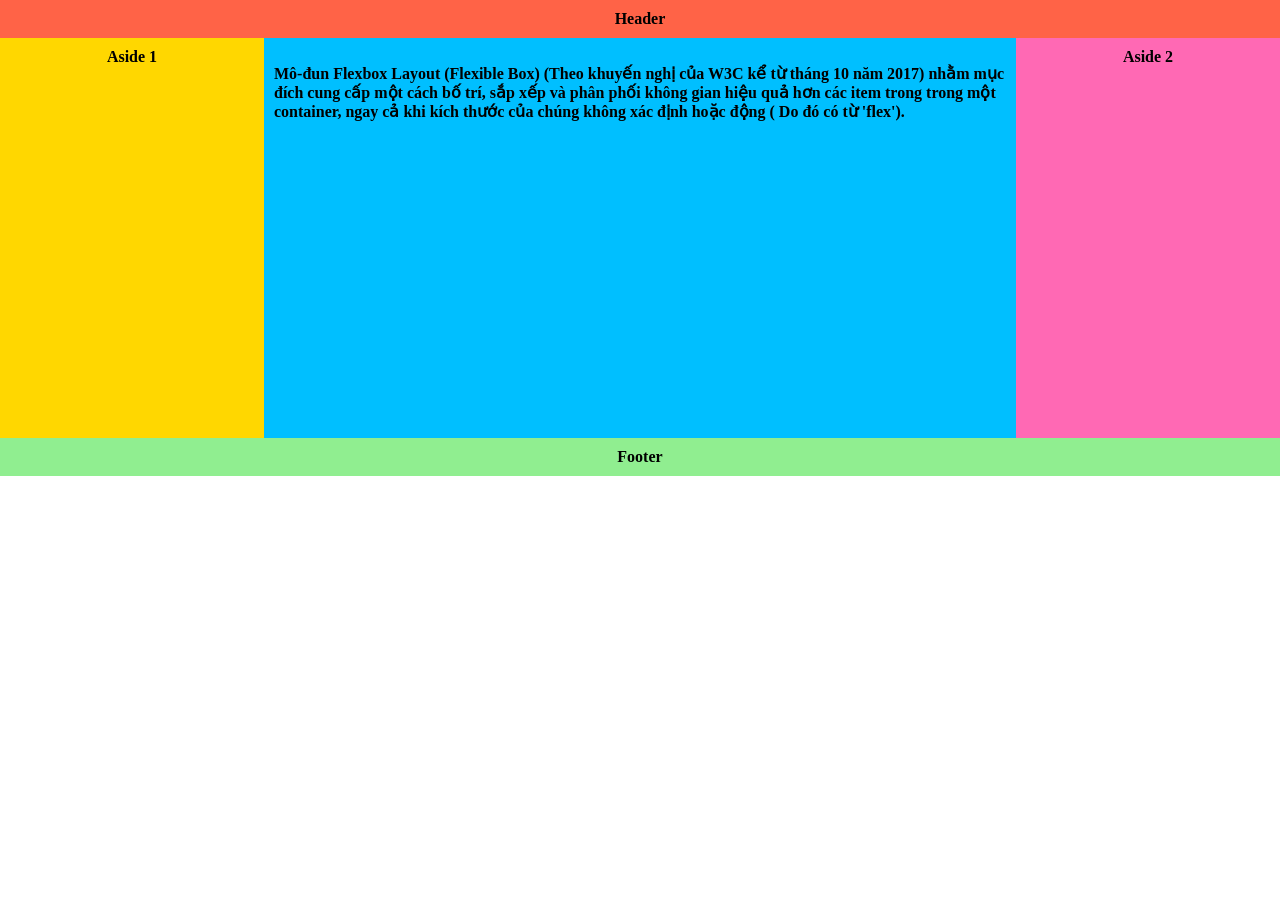
<file: baitap/Lab06/Bai_2_Minh_hoa_layout/index.html>
<!DOCTYPE html>
<html>

<head>
	<meta http-equiv="Content-Type" content="text/html; charset=utf-8" />
    <link rel="stylesheet" href="css/style.css">
</head>

<body>
    <div class="wrapper">
        <header class="header-flex-2">Header</header>
        <article class="main">
            <p>Mô-đun Flexbox Layout (Flexible Box) (Theo khuyến nghị của W3C kể từ tháng 10 năm 2017) nhằm mục đích
                cung cấp một cách bố trí, sắp xếp và phân phối không gian hiệu quả hơn các item trong trong một
                container, ngay cả khi kích thước của chúng không xác định hoặc động ( Do đó có từ 'flex').</p>
        </article>
        <aside class="aside aside-1">Aside 1</aside>
        <aside class="aside aside-2">Aside 2</aside>
        <footer class="footer-flex-2">Footer</footer>
    </div>
</body>

</html>
</file>
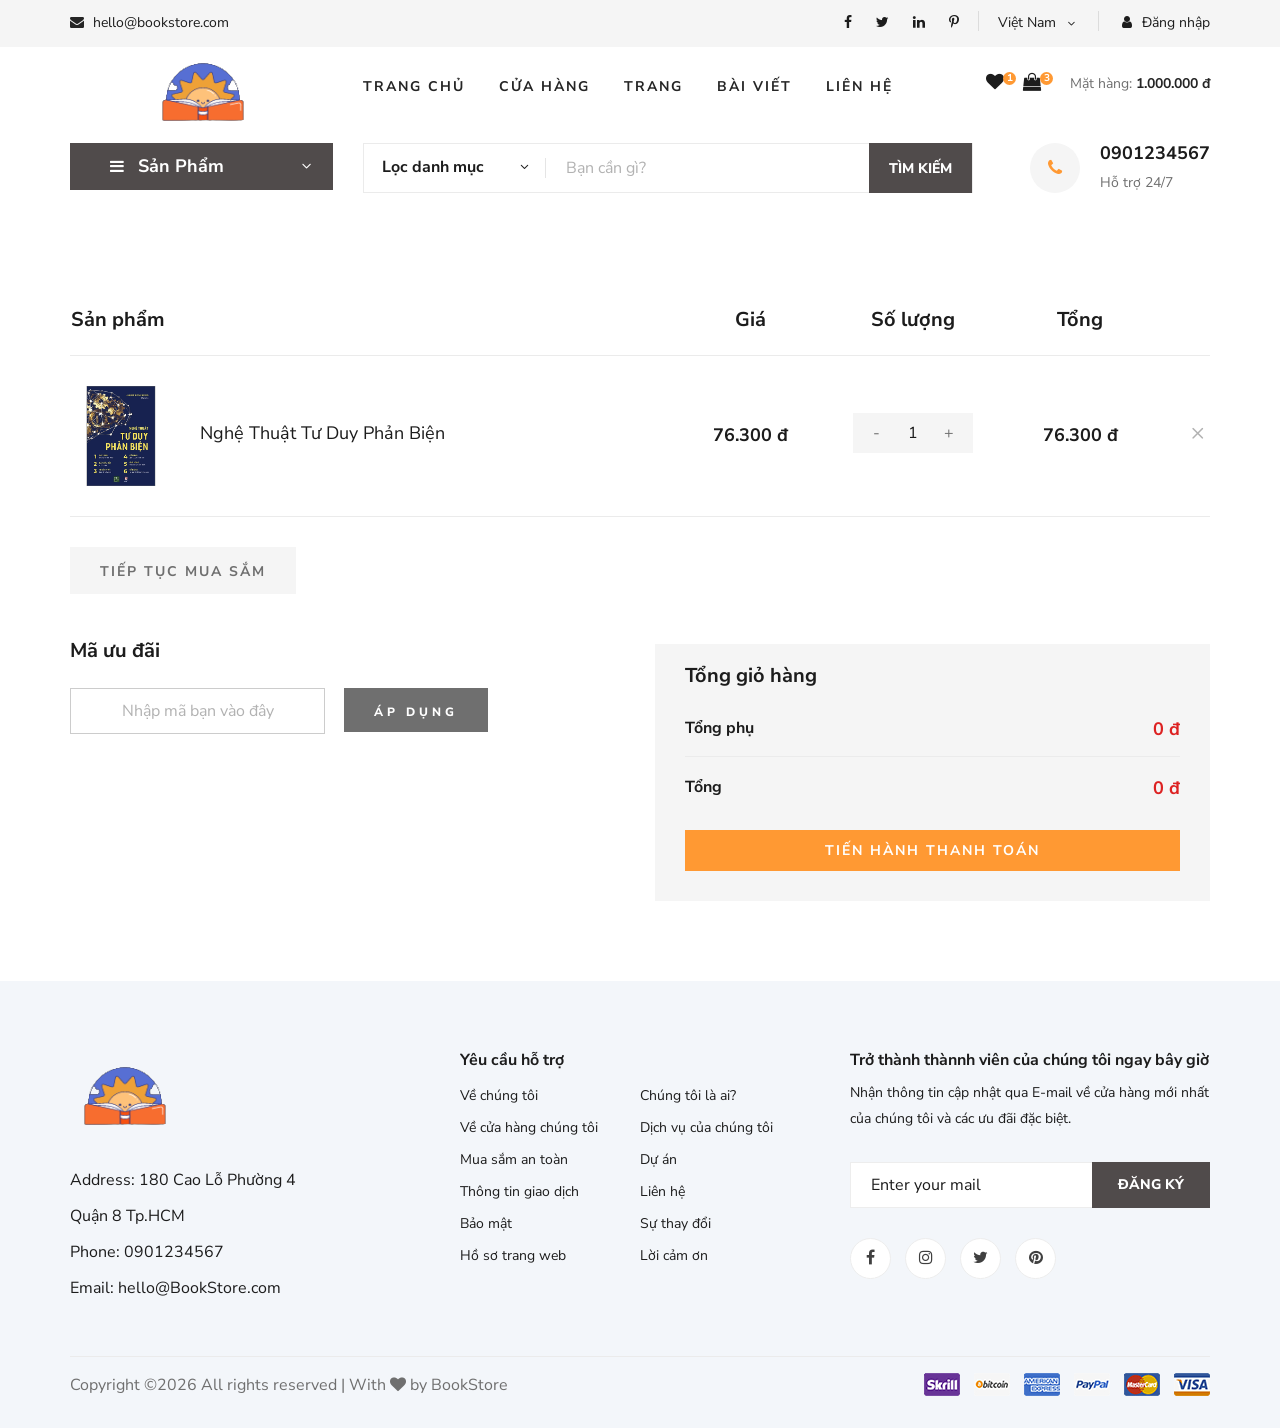
<file: baitap/Lab07/Lab07/demo_bai_2/index.html>
<!DOCTYPE html>
<html lang="zxx">

<head>
    <meta charset="UTF-8">
    <meta name="description" content="Ogani Template">
    <meta name="keywords" content="Ogani, unica, creative, html">
    <meta name="viewport" content="width=device-width, initial-scale=1.0">
    <meta http-equiv="X-UA-Compatible" content="ie=edge">
    <title>Nice | BookStore</title>
    
    <!-- Google Font -->
    <link href="https://fonts.googleapis.com/css2?family=Nunito Sans:wght@200;300;400;600;900&display=swap" rel="stylesheet">
    
    <!-- Css Styles -->
    <link rel="stylesheet" href="css/bootstrap.min.css" type="text/css">
    <link rel="stylesheet" href="css/font-awesome.min.css" type="text/css">
    <link rel="stylesheet" href="css/elegant-icons.css" type="text/css">
    <link rel="stylesheet" href="css/nice-select.css" type="text/css">
    <link rel="stylesheet" href="css/jquery-ui.min.css" type="text/css">
    <link rel="stylesheet" href="css/owl.carousel.min.css" type="text/css">
    <link rel="stylesheet" href="css/slicknav.min.css" type="text/css">
    <link rel="stylesheet" href="css/style.css" type="text/css">


</head>

<body>
    <!-- Page Preloder -->
    <div id="preloder">
        <div class="loader"></div>
    </div>

    <!-- Humberger Begin -->
    <div class="humberger__menu__overlay"></div>
    <div class="humberger__menu__wrapper">
        <div class="humberger__menu__logo">
            <a href="#"><img src="img/logo.png" alt=""></a>
        </div>
        <div class="humberger__menu__cart">
            <ul>
                <li><a href="#"><i class="fa fa-heart"></i> <span>1</span></a></li>
                <li><a href="#"><i class="fa fa-shopping-bag"></i> <span>3</span></a></li>
            </ul>
            <div class="header__cart__price">Mặt hàng: <span>1.000.000 đ</span></div>
        </div>
        <div class="humberger__menu__widget">
            <div class="header__top__right__language">
                <div>Việt Nam</div>
                <span class="arrow_carrot-down"></span>
                <ul>
                    <li><a href="#">Spanis</a></li>
                    <li><a href="#">English</a></li>
                </ul>
            </div>
            <div class="header__top__right__auth">
                <a href="#"><i class="fa fa-user"></i> Đăng nhập</a>
            </div>
        </div>
        <nav class="humberger__menu__nav mobile-menu">
            <ul>
                <li><a href="./index.html">Trang chủ</a></li>
                <li><a href="./shop-grid.html">Cửa hàng</a></li>
                <li><a href="#">Trang</a>
                    <ul class="header__menu__dropdown">
                        <li><a href="./shop-details.html">Cửa hàng chi tiết</a></li>
                        <li><a href="./shoping-cart.html">Giỏ hàng</a></li>
                        <li><a href="./checkout.html">Thủ tục thanh toán</a></li>
                        <li><a href="./blog-details.html">Chi tiết bài viết</a></li>
                    </ul>
                </li>
                <li><a href="./blog.html">Bài viết</a></li>
                <li><a href="./contact.html">Liên hệ</a></li>
            </ul>
        </nav>
        <div id="mobile-menu-wrap"></div>
        <div class="header__top__right__social">
            <a href="#"><i class="fa fa-facebook"></i></a>
            <a href="#"><i class="fa fa-twitter"></i></a>
            <a href="#"><i class="fa fa-linkedin"></i></a>
            <a href="#"><i class="fa fa-pinterest-p"></i></a>
        </div>
        <div class="humberger__menu__contact">
            <ul>
                <li><i class="fa fa-envelope"></i> hello@bookstore.com</li>
            </ul>
        </div>
    </div>
    <!-- Humberger End -->

    <!-- Header Section Begin -->
    <header class="header">
        <div class="header__top">
            <div class="container">
                <div class="row">
                    <div class="col-lg-6 col-md-6">
                        <div class="header__top__left">
                            <ul>
                                <li><i class="fa fa-envelope"></i> hello@bookstore.com</li>
                            </ul>
                        </div>
                    </div>
                    <div class="col-lg-6 col-md-6">
                        <div class="header__top__right">
                            <div class="header__top__right__social">
                                <a href="#"><i class="fa fa-facebook"></i></a>
                                <a href="#"><i class="fa fa-twitter"></i></a>
                                <a href="#"><i class="fa fa-linkedin"></i></a>
                                <a href="#"><i class="fa fa-pinterest-p"></i></a>
                            </div>
                            <div class="header__top__right__language">
                                <div>Việt Nam</div>
                                <span class="arrow_carrot-down"></span>
                                <ul>
                                    <li><a href="#">Spanis</a></li>
                                    <li><a href="#">English</a></li>
                                </ul>
                            </div>
                            <div class="header__top__right__auth">
                                <a href="#"><i class="fa fa-user"></i> Đăng nhập</a>
                            </div>
                        </div>
                    </div>
                </div>
            </div>
        </div>
        <div class="container">
            <div class="row">
                <div class="col-lg-3">
                    <div class="header__logo">
                        <a href="./index.html"><img src="img/logo.png" alt=""></a>
                    </div>
                </div>
                <div class="col-lg-6">
                    <nav class="header__menu">
                        <ul class="ul-menu">
                            <li><a href="./index.html">Trang chủ</a></li>
                            <li><a href="./shop-grid.html">Cửa hàng</a></li>
                            <li><a href="#">Trang</a>
                                <ul class="header__menu__dropdown">
                                    <li><a href="./shop-details.html">Cửa hàng chi tiết</a></li>
                                    <li><a href="./shoping-cart.html">Giỏ hàng</a></li>
                                    <li><a href="./checkout.html">Thủ tục thanh toán</a></li>
                                    <li><a href="./blog-details.html">Chi tiết bài viết</a></li>
                                </ul>
                            </li>
                            <li><a href="./blog.html">Bài viết</a></li>
                            <li><a href="./contact.html">Liên hệ</a></li>
                        </ul>
                    </nav>
                </div>
                <div class="col-lg-3">
                    <div class="header__cart">
                        <ul>
                            <li><a href="#"><i class="fa fa-heart"></i> <span>1</span></a></li>
                            <li><a href="#"><i class="fa fa-shopping-bag"></i> <span>3</span></a></li>
                        </ul>
                        <div class="header__cart__price">Mặt hàng: <span>1.000.000 đ</span></div>
                    </div>
                </div>
            </div>
            <div class="humberger__open">
                <i class="fa fa-bars"></i>
            </div>
        </div>
    </header>
    <!-- Header Section End -->

    <!-- Hero Section Begin -->
    <section class="hero hero-normal">
        <div class="container">
            <div class="row">
                <div class="col-lg-3">
                    <div class="hero__categories">
                        <div class="hero__categories__all">
                            <i class="fa fa-bars"></i>
                            <span>Sản Phẩm</span>
                        </div>
                        <ul>
                            <li><a href="#">Văn học</a></li>
                            <li><a href="#">Kinh tế</a></li>
                            <li><a href="#">Thiếu nhi</a></li>
                            <li><a href="#">Kĩ năng sống</a></li>
                            <li><a href="#">Giáo khoa</a></li>
                            <li><a href="#">Từ điển</a></li>
                            <li><a href="#">Lịch sử</a></li>
                            <li><a href="#">Y học</a></li>
                            <li><a href="#">Tạp chí</a></li>
                            <li><a href="#">Ngoại ngữ</a></li>
                            <li><a href="#">Giáo trình</a></li>
                        </ul>
                    </div>
                </div>
                <div class="col-lg-9">
                    <div class="hero__search">
                        <div class="hero__search__form">
                            <form action="#">
                                <div class="hero__search__categories">
                                    Lọc danh mục
                                    <span class="arrow_carrot-down"></span>
                                </div>
                                <input type="text" placeholder="Bạn cần gì?">
                                <button type="submit" class="site-btn">TÌM KIẾM</button>
                            </form>
                        </div>
                        <div class="hero__search__phone">
                            <div class="hero__search__phone__icon">
                                <i class="fa fa-phone"></i>
                            </div>
                            <div class="hero__search__phone__text">
                                <h5>0901234567</h5>
                                <span>Hỗ trợ 24/7 </span>
                            </div>
                        </div>
                    </div>
                </div>
            </div>
        </div>
    </section>
    <!-- Hero Section End -->

    <!-- Shoping Cart Section Begin -->
    <section class="shoping-cart spad">
        <div class="container">
            <div class="row">
                <div class="col-lg-12">
                    <div class="shoping__cart__table">
                        <table>
                            <thead>
                                <tr>
                                    <th class="shoping__product">Sản phẩm</th>
                                    <th>Giá</th>
                                    <th>Số lượng</th>
                                    <th>Tổng</th>
                                    <th></th>
                                </tr>
                            </thead>
                            <tbody>
                                <tr>
                                    <td class="shoping__cart__item">
                                        <img src="img/featured/Book_2.jpg" alt="" width="100px">
                                        <h5>Nghệ Thuật Tư Duy Phản Biện</h5>
                                    </td>
                                    <td class="shoping__cart__price">
                                        76.300 đ
                                    </td>
                                    <td class="shoping__cart__quantity">
                                        <div class="quantity">
                                            <div class="pro-qty">
                                                <input value="1" id="quantity" >
                                            </div>
                                        </div>
                                    </td>
                                    <td class="shoping__cart__total" id="total">
                                        76.300 đ
                                    </td>
                                    <td class="shoping__cart__item__close">
                                        <span class="icon_close"></span>
                                    </td>
                                </tr>
                            </tbody>
                        </table>
                    </div>
                </div>
            </div>
            <div class="row">
                <div class="col-lg-12">
                    <div class="shoping__cart__btns">
                        <a href="#" class="primary-btn cart-btn">TIẾP TỤC MUA SẮM</a>
                    </div>
                </div>
                <div class="col-lg-6">
                    <div class="shoping__continue">
                        <div class="shoping__discount">
                            <h5>Mã ưu đãi</h5>
                            <form action="#">
                                <input type="text" placeholder="Nhập mã bạn vào đây">
                                <button type="submit" class="site-btn">ÁP DỤNG</button>
                            </form>
                        </div>
                    </div>
                </div>
                <div class="col-lg-6">
                    <div class="shoping__checkout">
                        <h5>Tổng giỏ hàng</h5>
                        <ul>
                            <li>Tổng phụ <span>0 đ</span></li>
                            <li>Tổng <span>0 đ</span></li>
                        </ul>
                        <a href="#" class="primary-btn">Tiến hành thanh toán</a>
                    </div>
                </div>
            </div>
        </div>
    </section>
    <!-- Shoping Cart Section End -->


    <!-- Footer Section Begin -->
    <footer class="footer spad">
        <div class="container">
            <div class="row">
                <div class="col-lg-3 col-md-6 col-sm-6">
                    <div class="footer__about">
                        <div class="footer__about__logo">
                            <a href="./index.html"><img src="img/logo.png" alt=""></a>
                        </div>
                        <ul>
                            <li>Address: 180 Cao Lỗ Phường 4 Quận 8 Tp.HCM</li>
                            <li>Phone: 0901234567</li>
                            <li>Email: hello@BookStore.com</li>
                        </ul>
                    </div>
                </div>
                <div class="col-lg-4 col-md-6 col-sm-6 offset-lg-1">
                    <div class="footer__widget">
                        <h6>
                            Yêu cầu hỗ trợ</h6>
                        <ul>
                            <li><a href="#">Về chúng tôi</a></li>
                            <li><a href="#">Về cửa hàng chúng tôi</a></li>
                            <li><a href="#">Mua sắm an toàn</a></li>
                            <li><a href="#">Thông tin giao dịch</a></li>
                            <li><a href="#">Bảo mật</a></li>
                            <li><a href="#">Hồ sơ trang web</a></li>
                        </ul>
                        <ul>
                            <li><a href="#">Chúng tôi là ai?</a></li>
                            <li><a href="#">Dịch vụ của chúng tôi</a></li>
                            <li><a href="#">Dự án</a></li>
                            <li><a href="#">Liên hệ</a></li>
                            <li><a href="#">Sự thay đổi</a></li>
                            <li><a href="#">Lời cảm ơn</a></li>
                        </ul>
                    </div>
                </div>
                <div class="col-lg-4 col-md-12">
                    <div class="footer__widget">
                        <h6>Trở thành thànnh viên của chúng tôi ngay bây giờ</h6>
                        <p>Nhận thông tin cập nhật qua E-mail về cửa hàng mới nhất của chúng tôi và các ưu đãi đặc biệt.</p>
                        <form action="#">
                            <input type="text" placeholder="Enter your mail">
                            <button type="submit" class="site-btn">Đăng ký</button>
                        </form>
                        <div class="footer__widget__social">
                            <a href="#"><i class="fa fa-facebook"></i></a>
                            <a href="#"><i class="fa fa-instagram"></i></a>
                            <a href="#"><i class="fa fa-twitter"></i></a>
                            <a href="#"><i class="fa fa-pinterest"></i></a>
                        </div>
                    </div>
                </div>
            </div>
            <div class="row">
                <div class="col-lg-12">
                    <div class="footer__copyright">
                        <div class="footer__copyright__text"><p>
  Copyright &copy;<script>document.write(new Date().getFullYear());</script> All rights reserved | With <i class="fa fa-heart" aria-hidden="true"></i> by BookStore</a>
  </p></div>
                        <div class="footer__copyright__payment"><img src="img/payment-item.png" alt=""></div>
                    </div>
                </div>
            </div>
        </div>
    </footer>
    <!-- Footer Section End -->

    <!-- Js Plugins -->
    <script src="js/jquery-3.3.1.min.js"></script>
    <script src="js/bootstrap.min.js"></script>
    <script src="js/jquery.nice-select.min.js"></script>
    <script src="js/jquery-ui.min.js"></script>
    <script src="js/jquery.slicknav.js"></script>
    <script src="js/mixitup.min.js"></script>
    <script src="js/owl.carousel.min.js"></script>
    <script src="js/main.js"></script>


</body>

</html>
</file>
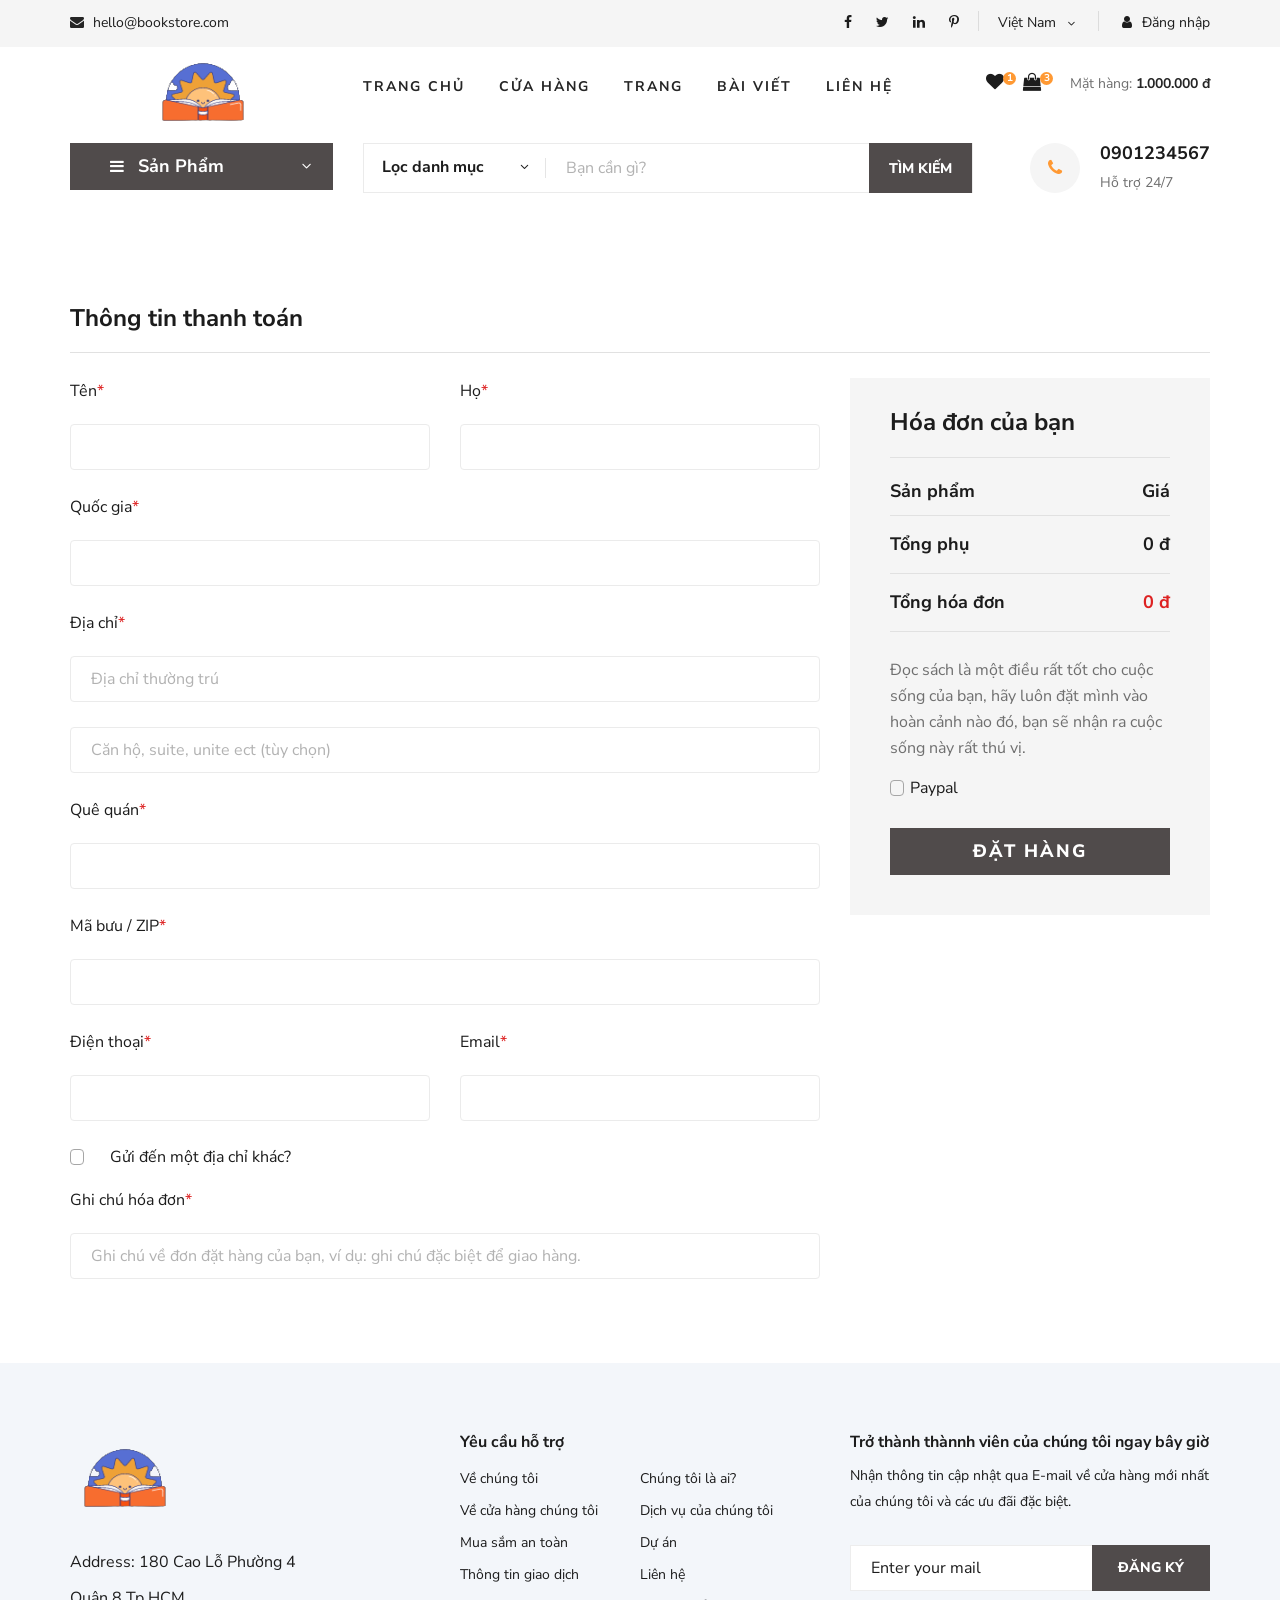
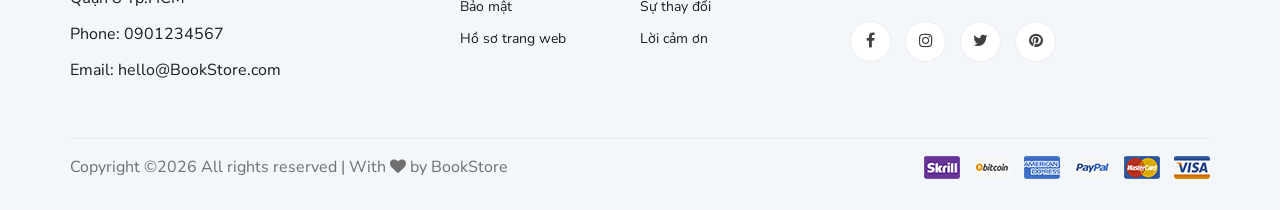
<file: baitap/Lab07/Lab07/Vi_du/index.html>
<!DOCTYPE html>
<html lang="zxx">

<head>
    <meta charset="UTF-8">
    <meta name="description" content="Ogani Template">
    <meta name="keywords" content="Ogani, unica, creative, html">
    <meta name="viewport" content="width=device-width, initial-scale=1.0">
    <meta http-equiv="X-UA-Compatible" content="ie=edge">
    <title>Nice | BookStore</title>
    
    <!-- Google Font -->
    <link href="https://fonts.googleapis.com/css2?family=Nunito Sans:wght@200;300;400;600;900&display=swap" rel="stylesheet">
    
    <!-- Css Styles -->
    <link rel="stylesheet" href="css/bootstrap.min.css" type="text/css">
    <link rel="stylesheet" href="css/font-awesome.min.css" type="text/css">
    <link rel="stylesheet" href="css/elegant-icons.css" type="text/css">
    <link rel="stylesheet" href="css/nice-select.css" type="text/css">
    <link rel="stylesheet" href="css/jquery-ui.min.css" type="text/css">
    <link rel="stylesheet" href="css/owl.carousel.min.css" type="text/css">
    <link rel="stylesheet" href="css/slicknav.min.css" type="text/css">
    <link rel="stylesheet" href="css/style.css" type="text/css">


    <style>
        .error-message {
            color: red;
            font-size: 14px; 
            margin-top: 5px; 
        }
    </style>
</head>

<body>
    <!-- Page Preloder -->
    <div id="preloder">
        <div class="loader"></div>
    </div>

    <!-- Humberger Begin -->
    <div class="humberger__menu__overlay"></div>
    <div class="humberger__menu__wrapper">
        <div class="humberger__menu__logo">
            <a href="#"><img src="img/logo.png" alt=""></a>
        </div>
        <div class="humberger__menu__cart">
            <ul>
                <li><a href="#"><i class="fa fa-heart"></i> <span>1</span></a></li>
                <li><a href="#"><i class="fa fa-shopping-bag"></i> <span>3</span></a></li>
            </ul>
            <div class="header__cart__price">Mặt hàng: <span>1.000.000 đ</span></div>
        </div>
        <div class="humberger__menu__widget">
            <div class="header__top__right__language">
                <div>Việt Nam</div>
                <span class="arrow_carrot-down"></span>
                <ul>
                    <li><a href="#">Spanis</a></li>
                    <li><a href="#">English</a></li>
                </ul>
            </div>
            <div class="header__top__right__auth">
                <a href="#"><i class="fa fa-user"></i> Đăng nhập</a>
            </div>
        </div>
        <nav class="humberger__menu__nav mobile-menu">
            <ul>
                <li><a href="./index.html">Trang chủ</a></li>
                <li><a href="./shop-grid.html">Cửa hàng</a></li>
                <li><a href="#">Trang</a>
                    <ul class="header__menu__dropdown">
                        <li><a href="./shop-details.html">Cửa hàng chi tiết</a></li>
                        <li><a href="./shoping-cart.html">Giỏ hàng</a></li>
                        <li><a href="./checkout.html">Thủ tục thanh toán</a></li>
                        <li><a href="./blog-details.html">Chi tiết bài viết</a></li>
                    </ul>
                </li>
                <li><a href="./blog.html">Bài viết</a></li>
                <li><a href="./contact.html">Liên hệ</a></li>
            </ul>
        </nav>
        <div id="mobile-menu-wrap"></div>
        <div class="header__top__right__social">
            <a href="#"><i class="fa fa-facebook"></i></a>
            <a href="#"><i class="fa fa-twitter"></i></a>
            <a href="#"><i class="fa fa-linkedin"></i></a>
            <a href="#"><i class="fa fa-pinterest-p"></i></a>
        </div>
        <div class="humberger__menu__contact">
            <ul>
                <li><i class="fa fa-envelope"></i> hello@bookstore.com</li>
            </ul>
        </div>
    </div>
    <!-- Humberger End -->

    <!-- Header Section Begin -->
    <header class="header">
        <div class="header__top">
            <div class="container">
                <div class="row">
                    <div class="col-lg-6 col-md-6">
                        <div class="header__top__left">
                            <ul>
                                <li><i class="fa fa-envelope"></i> hello@bookstore.com</li>
                            </ul>
                        </div>
                    </div>
                    <div class="col-lg-6 col-md-6">
                        <div class="header__top__right">
                            <div class="header__top__right__social">
                                <a href="#"><i class="fa fa-facebook"></i></a>
                                <a href="#"><i class="fa fa-twitter"></i></a>
                                <a href="#"><i class="fa fa-linkedin"></i></a>
                                <a href="#"><i class="fa fa-pinterest-p"></i></a>
                            </div>
                            <div class="header__top__right__language">
                                <div>Việt Nam</div>
                                <span class="arrow_carrot-down"></span>
                                <ul>
                                    <li><a href="#">Spanis</a></li>
                                    <li><a href="#">English</a></li>
                                </ul>
                            </div>
                            <div class="header__top__right__auth">
                                <a href="#"><i class="fa fa-user"></i> Đăng nhập</a>
                            </div>
                        </div>
                    </div>
                </div>
            </div>
        </div>
        <div class="container">
            <div class="row">
                <div class="col-lg-3">
                    <div class="header__logo">
                        <a href="./index.html"><img src="img/logo.png" alt=""></a>
                    </div>
                </div>
                <div class="col-lg-6">
                    <nav class="header__menu">
                        <ul class="ul-menu">
                            <li><a href="./index.html">Trang chủ</a></li>
                            <li><a href="./shop-grid.html">Cửa hàng</a></li>
                            <li><a href="#">Trang</a>
                                <ul class="header__menu__dropdown">
                                    <li><a href="./shop-details.html">Cửa hàng chi tiết</a></li>
                                    <li><a href="./shoping-cart.html">Giỏ hàng</a></li>
                                    <li><a href="./checkout.html">Thủ tục thanh toán</a></li>
                                    <li><a href="./blog-details.html">Chi tiết bài viết</a></li>
                                </ul>
                            </li>
                            <li><a href="./blog.html">Bài viết</a></li>
                            <li><a href="./contact.html">Liên hệ</a></li>
                        </ul>
                    </nav>
                </div>
                <div class="col-lg-3">
                    <div class="header__cart">
                        <ul>
                            <li><a href="#"><i class="fa fa-heart"></i> <span>1</span></a></li>
                            <li><a href="#"><i class="fa fa-shopping-bag"></i> <span>3</span></a></li>
                        </ul>
                        <div class="header__cart__price">Mặt hàng: <span>1.000.000 đ</span></div>
                    </div>
                </div>
            </div>
            <div class="humberger__open">
                <i class="fa fa-bars"></i>
            </div>
        </div>
    </header>
    <!-- Header Section End -->

    <!-- Hero Section Begin -->
    <section class="hero hero-normal">
        <div class="container">
            <div class="row">
                <div class="col-lg-3">
                    <div class="hero__categories">
                        <div class="hero__categories__all">
                            <i class="fa fa-bars"></i>
                            <span>Sản Phẩm</span>
                        </div>
                        <ul>
                            <li><a href="#">Văn học</a></li>
                            <li><a href="#">Kinh tế</a></li>
                            <li><a href="#">Thiếu nhi</a></li>
                            <li><a href="#">Kĩ năng sống</a></li>
                            <li><a href="#">Giáo khoa</a></li>
                            <li><a href="#">Từ điển</a></li>
                            <li><a href="#">Lịch sử</a></li>
                            <li><a href="#">Y học</a></li>
                            <li><a href="#">Tạp chí</a></li>
                            <li><a href="#">Ngoại ngữ</a></li>
                            <li><a href="#">Giáo trình</a></li>
                        </ul>
                    </div>
                </div>
                <div class="col-lg-9">
                    <div class="hero__search">
                        <div class="hero__search__form">
                            <form action="#">
                                <div class="hero__search__categories">
                                    Lọc danh mục
                                    <span class="arrow_carrot-down"></span>
                                </div>
                                <input type="text" placeholder="Bạn cần gì?">
                                <button type="submit" class="site-btn">TÌM KIẾM</button>
                            </form>
                        </div>
                        <div class="hero__search__phone">
                            <div class="hero__search__phone__icon">
                                <i class="fa fa-phone"></i>
                            </div>
                            <div class="hero__search__phone__text">
                                <h5>0901234567</h5>
                                <span>Hỗ trợ 24/7 </span>
                            </div>
                        </div>
                    </div>
                </div>
            </div>
        </div>
    </section>
    <!-- Hero Section End -->

     <!-- Checkout Section Begin -->
     <section class="checkout spad">
        <div class="container">
            <div class="checkout__form">
                <h4>Thông tin thanh toán</h4>
                <form id="checkoutForm" action="#">
                    <div class="row">
                        <div class="col-lg-8 col-md-6">
                            <div class="row">
                                <div class="col-lg-6">
                                    <div class="checkout__input">
                                        <p>Tên<span>*</span></p>
                                        <input type="text" id="firstNameInput">
                                        <div class="error-message" id="firstNameErrorMessage"></div>
                                    </div>
                                </div>
                                <div class="col-lg-6">
                                    <div class="checkout__input">
                                        <p>Họ<span>*</span></p>
                                        <input type="text" id="lastNameInput">
                                        <div class="error-message" id="lastNameErrorMessage"></div>
                                    </div>
                                </div>
                            </div>
                            <div class="checkout__input">
                                <p>Quốc gia<span>*</span></p>
                                <input type="text" id="nationInput">
                                <div class="error-message" id="nationErrorMessage"></div>
                            </div>
                            <div class="checkout__input">
                                <p>Địa chỉ<span>*</span></p>
                                <input type="text" placeholder="Địa chỉ thường trú" class="checkout__input__add" id="adresseInput">
                                <div class="error-message" id="adresseErrorMessage"></div>
                                <input type="text" placeholder="Căn hộ, suite, unite ect (tùy chọn)" id="suiteInput">
                                <div class="error-message" id="suiteErrorMessage"></div>
                            </div>
                            <div class="checkout__input">
                                <p>Quê quán<span>*</span></p>
                                <input type="text" id="countryInput">
                                <div class="error-message" id="countryErrorMessage"></div>
                            </div>
                            <div class="checkout__input">
                                <p>Mã bưu / ZIP<span>*</span></p>
                                <input type="text" id="zipInput">
                                <div class="error-message" id="zipErrorMessage"></div>
                            </div>
                            <div class="row">
                                <div class="col-lg-6">
                                    <div class="checkout__input">
                                        <p>Điện thoại<span>*</span></p>
                                        <input type="text" id="numInput">
                                        <div class="error-message" id="numErrorMessage"></div>
                                    </div>
                                </div>
                                <div class="col-lg-6">
                                    <div class="checkout__input">
                                        <p>Email<span>*</span></p>
                                        <input type="text" id="emailInput">
                                        <div class="error-message" id="emailErrorMessage"></div>
                                    </div>
                                </div>
                            </div>
                           
                            <div class="checkout__input__checkbox">
                                <label for="diff-acc">
                                    Gửi đến một địa chỉ khác?
                                    <input type="checkbox" id="diff-acc">
                                    <span class="checkmark"></span>
                                </label>
                            </div>
                            <div class="checkout__input">
                                <p>Ghi chú hóa đơn<span>*</span></p>
                                <input type="text" placeholder="Ghi chú về đơn đặt hàng của bạn, ví dụ: ghi chú đặc biệt để giao hàng." id="noteInput">
                                <div class="error-message" id="noteErrorMessage"></div>
                            </div>
                        </div>
                        <div class="col-lg-4 col-md-6">
                            <div class="checkout__order">
                                <h4>Hóa đơn của bạn</h4>
                                <div class="checkout__order__products">Sản phẩm <span>Giá</span></div>
                               
                                <div class="checkout__order__subtotal">Tổng phụ <span>0 đ</span></div>
                                <div class="checkout__order__total">Tổng hóa đơn <span>0 đ</span></div>
                                <p>Đọc sách là một điều rất tốt cho cuộc sống của bạn, hãy luôn đặt mình vào hoàn cảnh nào đó, bạn sẽ
                                    nhận ra cuộc sống này rất thú vị.
                                </p>
                                <div class="checkout__input__checkbox">
                                    <label for="paypal">
                                        Paypal
                                        <input type="checkbox" id="paypal">
                                        <span class="checkmark"></span>
                                    </label>
                                </div>
                                <button type="button" class="site-btn" onclick="validateForm()">Đặt hàng</button>
                            </div>
                        </div>
                    </div>
                </form>
            </div>
        </div>
    </section>
    <!-- Checkout Section End -->


    <!-- Footer Section Begin -->
    <footer class="footer spad">
        <div class="container">
            <div class="row">
                <div class="col-lg-3 col-md-6 col-sm-6">
                    <div class="footer__about">
                        <div class="footer__about__logo">
                            <a href="./index.html"><img src="img/logo.png" alt=""></a>
                        </div>
                        <ul>
                            <li>Address: 180 Cao Lỗ Phường 4 Quận 8 Tp.HCM</li>
                            <li>Phone: 0901234567</li>
                            <li>Email: hello@BookStore.com</li>
                        </ul>
                    </div>
                </div>
                <div class="col-lg-4 col-md-6 col-sm-6 offset-lg-1">
                    <div class="footer__widget">
                        <h6>
                            Yêu cầu hỗ trợ</h6>
                        <ul>
                            <li><a href="#">Về chúng tôi</a></li>
                            <li><a href="#">Về cửa hàng chúng tôi</a></li>
                            <li><a href="#">Mua sắm an toàn</a></li>
                            <li><a href="#">Thông tin giao dịch</a></li>
                            <li><a href="#">Bảo mật</a></li>
                            <li><a href="#">Hồ sơ trang web</a></li>
                        </ul>
                        <ul>
                            <li><a href="#">Chúng tôi là ai?</a></li>
                            <li><a href="#">Dịch vụ của chúng tôi</a></li>
                            <li><a href="#">Dự án</a></li>
                            <li><a href="#">Liên hệ</a></li>
                            <li><a href="#">Sự thay đổi</a></li>
                            <li><a href="#">Lời cảm ơn</a></li>
                        </ul>
                    </div>
                </div>
                <div class="col-lg-4 col-md-12">
                    <div class="footer__widget">
                        <h6>Trở thành thànnh viên của chúng tôi ngay bây giờ</h6>
                        <p>Nhận thông tin cập nhật qua E-mail về cửa hàng mới nhất của chúng tôi và các ưu đãi đặc biệt.</p>
                        <form action="#">
                            <input type="text" placeholder="Enter your mail">
                            <button type="submit" class="site-btn">Đăng ký</button>
                        </form>
                        <div class="footer__widget__social">
                            <a href="#"><i class="fa fa-facebook"></i></a>
                            <a href="#"><i class="fa fa-instagram"></i></a>
                            <a href="#"><i class="fa fa-twitter"></i></a>
                            <a href="#"><i class="fa fa-pinterest"></i></a>
                        </div>
                    </div>
                </div>
            </div>
            <div class="row">
                <div class="col-lg-12">
                    <div class="footer__copyright">
                        <div class="footer__copyright__text"><p>
  Copyright &copy;<script>document.write(new Date().getFullYear());</script> All rights reserved | With <i class="fa fa-heart" aria-hidden="true"></i> by BookStore</a>
  </p></div>
                        <div class="footer__copyright__payment"><img src="img/payment-item.png" alt=""></div>
                    </div>
                </div>
            </div>
        </div>
    </footer>
    <!-- Footer Section End -->

    <!-- Js Plugins -->
    <script src="js/jquery-3.3.1.min.js"></script>
    <script src="js/bootstrap.min.js"></script>
    <script src="js/jquery.nice-select.min.js"></script>
    <script src="js/jquery-ui.min.js"></script>
    <script src="js/jquery.slicknav.js"></script>
    <script src="js/mixitup.min.js"></script>
    <script src="js/owl.carousel.min.js"></script>
    <script src="js/main.js"></script>



    <!-- JavaScript -->
    <script>
        function validateForm() {
    // 1. Lấy giá trị từ các ô input
    var firstName = document.getElementById('firstNameInput').value.trim();
    var lastName = document.getElementById('lastNameInput').value.trim();
    var nation = document.getElementById('nationInput').value.trim();
    var address = document.getElementById('adresseInput').value.trim();
    var suite = document.getElementById('suiteInput').value.trim();
    var country = document.getElementById('countryInput').value.trim();
    var zip = document.getElementById('zipInput').value.trim();
    var num = document.getElementById('numInput').value.trim();
    var email = document.getElementById('emailInput').value.trim();
    var note = document.getElementById('noteInput').value.trim();

    var isValid = true;

    // 2. Hàm kiểm tra chung để hiển thị lỗi
    function checkEmpty(value, errorId, message) {
        if (value === '') {
            document.getElementById(errorId).textContent = message;
            return false;
        } else {
            document.getElementById(errorId).textContent = '';
            return true;
        }
    }

    // 3. Thực hiện kiểm tra từng ô
    if (!checkEmpty(firstName, 'firstNameErrorMessage', 'Vui lòng nhập tên của bạn.')) isValid = false;
    if (!checkEmpty(lastName, 'lastNameErrorMessage', 'Vui lòng nhập họ của bạn.')) isValid = false;
    if (!checkEmpty(nation, 'nationErrorMessage', 'Vui lòng nhập quốc gia của bạn.')) isValid = false;
    if (!checkEmpty(address, 'adresseErrorMessage', 'Vui lòng nhập địa chỉ của bạn.')) isValid = false;
    if (!checkEmpty(suite, 'suiteErrorMessage', 'Vui lòng nhập nơi của bạn.')) isValid = false;
    if (!checkEmpty(country, 'countryErrorMessage', 'Vui lòng nhập quê quán của bạn.')) isValid = false;
    if (!checkEmpty(zip, 'zipErrorMessage', 'Vui lòng nhập mã bưu của bạn.')) isValid = false;
    if (!checkEmpty(num, 'numErrorMessage', 'Vui lòng nhập số điện thoại của bạn.')) isValid = false;
    if (!checkEmpty(note, 'noteErrorMessage', 'Vui lòng nhập ghi chú đơn hàng.')) isValid = false;

    // Kiểm tra Email định dạng hợp lệ
    if (email === '') {
        document.getElementById('emailErrorMessage').textContent = 'Vui lòng nhập email.';
        isValid = false;
    } else if (!validateEmail(email)) {
        document.getElementById('emailErrorMessage').textContent = 'Vui lòng nhập một địa chỉ email hợp lệ.';
        isValid = false;
    } else {
        document.getElementById('emailErrorMessage').textContent = '';
    }

    // 4. Nếu tất cả đều hợp lệ
    if (isValid) {
        alert('Đặt hàng thành công!');
    }
}

function validateEmail(email) {
    var emailRegex = /\S+@\S+\.\S+/;
    return emailRegex.test(email);
}
    
    </script>
    
</body>

</html>
</file>
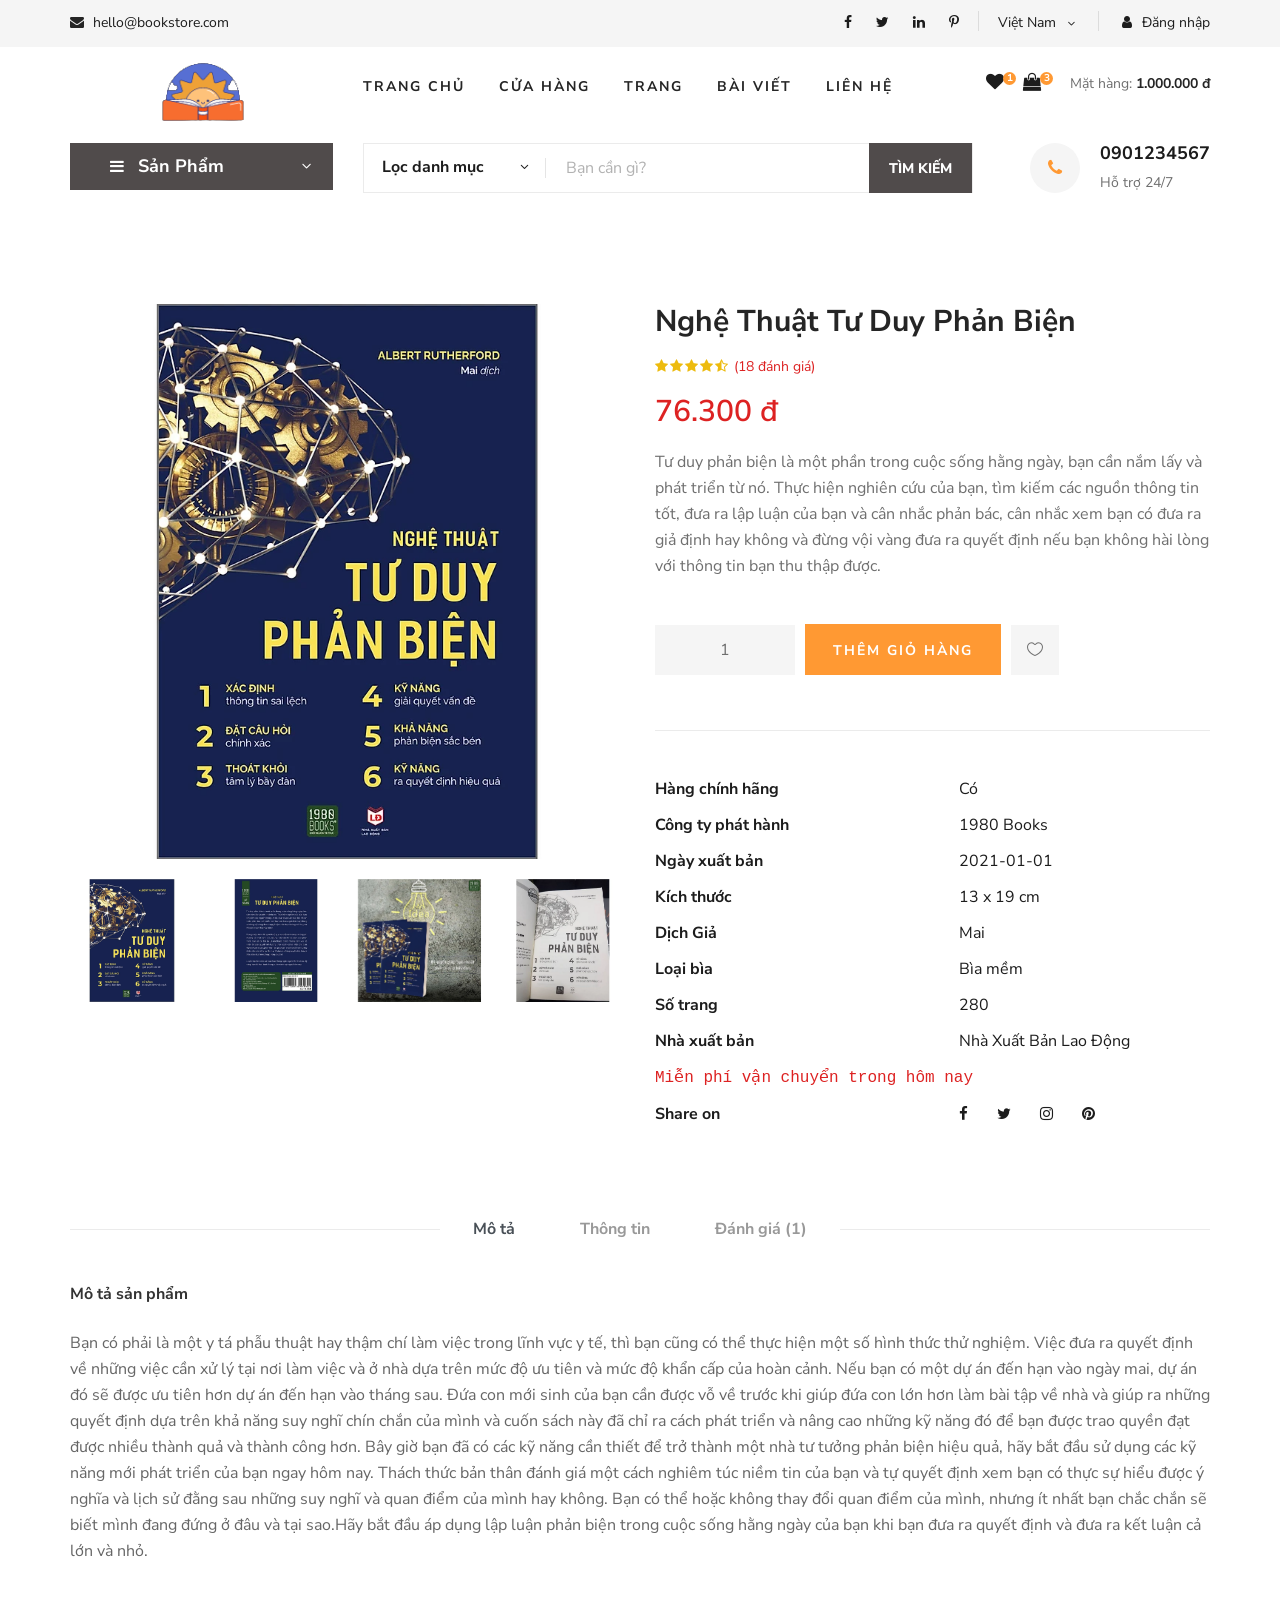
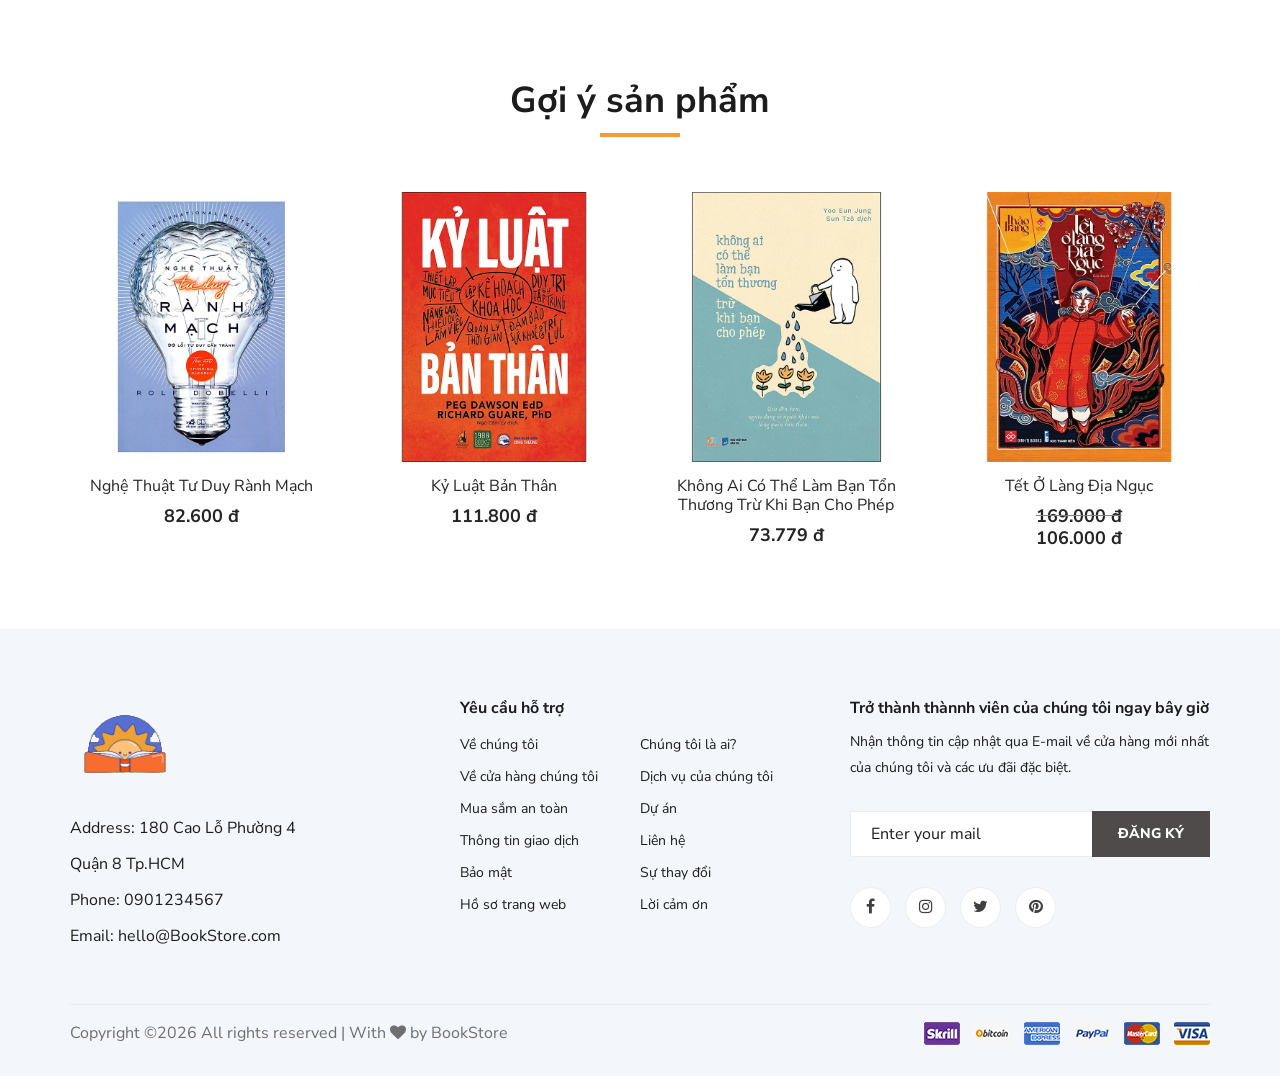
<file: baitap/Lab08/Lab08/Vi_du_2/index.html>
<!DOCTYPE html>
<html lang="zxx">

<head>
    <meta charset="UTF-8">
    <meta name="description" content="Ogani Template">
    <meta name="keywords" content="Ogani, unica, creative, html">
    <meta name="viewport" content="width=device-width, initial-scale=1.0">
    <meta http-equiv="X-UA-Compatible" content="ie=edge">
    <title>Nice | BookStore</title>

    <!-- Google Font -->
    <link href="https://fonts.googleapis.com/css2?family=Nunito Sans:wght@200;300;400;600;900&display=swap" rel="stylesheet">

    <!-- Css Styles -->
    <link rel="stylesheet" href="css/bootstrap.min.css" type="text/css">
    <link rel="stylesheet" href="css/font-awesome.min.css" type="text/css">
    <link rel="stylesheet" href="css/elegant-icons.css" type="text/css">
    <link rel="stylesheet" href="css/nice-select.css" type="text/css">
    <link rel="stylesheet" href="css/jquery-ui.min.css" type="text/css">
    <link rel="stylesheet" href="css/owl.carousel.min.css" type="text/css">
    <link rel="stylesheet" href="css/slicknav.min.css" type="text/css">
    <link rel="stylesheet" href="css/style.css" type="text/css">

    <style>
        .product__details__pic__slider {
            position: relative;
            overflow: hidden;
        }

        .product__details__pic__slider img {
            display: none;
            width: 100%;
            height: auto;
        }

        .button__slide{
            text-align: center;
            padding-top: 10px;
        }
    </style>

    
</head>

<body>
    <!-- Page Preloder -->
    <div id="preloder">
        <div class="loader"></div>
    </div>

    <!-- Humberger Begin -->
    <div class="humberger__menu__overlay"></div>
    <div class="humberger__menu__wrapper">
        <div class="humberger__menu__logo">
            <a href="#"><img src="img/logo.png" alt=""></a>
        </div>
        <div class="humberger__menu__cart">
            <ul>
                <li><a href="#"><i class="fa fa-heart"></i> <span>1</span></a></li>
                <li><a href="#"><i class="fa fa-shopping-bag"></i> <span>3</span></a></li>
            </ul>
            <div class="header__cart__price">Mặt hàng: <span>1.000.000 đ</span></div>
        </div>
        <div class="humberger__menu__widget">
            <div class="header__top__right__language">
                <div>Việt Nam</div>
                <span class="arrow_carrot-down"></span>
                <ul>
                    <li><a href="#">Spanis</a></li>
                    <li><a href="#">English</a></li>
                </ul>
            </div>
            <div class="header__top__right__auth">
                <a href="#"><i class="fa fa-user"></i> Đăng nhập</a>
            </div>
        </div>
        <nav class="humberger__menu__nav mobile-menu">
            <ul>
                <li><a href="./index.html">Trang chủ</a></li>
                <li><a href="./shop-grid.html">Cửa hàng</a></li>
                <li><a href="#">Trang</a>
                    <ul class="header__menu__dropdown">
                        <li><a href="./shop-details.html">Cửa hàng chi tiết</a></li>
                        <li><a href="./shoping-cart.html">Giỏ hàng</a></li>
                        <li><a href="./checkout.html">Thủ tục thanh toán</a></li>
                        <li><a href="./blog-details.html">Chi tiết bài viết</a></li>
                    </ul>
                </li>
                <li><a href="./blog.html">Bài viết</a></li>
                <li><a href="./contact.html">Liên hệ</a></li>
            </ul>
        </nav>
        <div id="mobile-menu-wrap"></div>
        <div class="header__top__right__social">
            <a href="#"><i class="fa fa-facebook"></i></a>
            <a href="#"><i class="fa fa-twitter"></i></a>
            <a href="#"><i class="fa fa-linkedin"></i></a>
            <a href="#"><i class="fa fa-pinterest-p"></i></a>
        </div>
        <div class="humberger__menu__contact">
            <ul>
                <li><i class="fa fa-envelope"></i> hello@bookstore.com</li>
            </ul>
        </div>
    </div>
    <!-- Humberger End -->

    <!-- Header Section Begin -->
    <header class="header">
        <div class="header__top">
            <div class="container">
                <div class="row">
                    <div class="col-lg-6 col-md-6">
                        <div class="header__top__left">
                            <ul>
                                <li><i class="fa fa-envelope"></i> hello@bookstore.com</li>
                            </ul>
                        </div>
                    </div>
                    <div class="col-lg-6 col-md-6">
                        <div class="header__top__right">
                            <div class="header__top__right__social">
                                <a href="#"><i class="fa fa-facebook"></i></a>
                                <a href="#"><i class="fa fa-twitter"></i></a>
                                <a href="#"><i class="fa fa-linkedin"></i></a>
                                <a href="#"><i class="fa fa-pinterest-p"></i></a>
                            </div>
                            <div class="header__top__right__language">
                                <div>Việt Nam</div>
                                <span class="arrow_carrot-down"></span>
                                <ul>
                                    <li><a href="#">Spanis</a></li>
                                    <li><a href="#">English</a></li>
                                </ul>
                            </div>
                            <div class="header__top__right__auth">
                                <a href="#"><i class="fa fa-user"></i> Đăng nhập</a>
                            </div>
                        </div>
                    </div>
                </div>
            </div>
        </div>
        <div class="container">
            <div class="row">
                <div class="col-lg-3">
                    <div class="header__logo">
                        <a href="./index.html"><img src="img/logo.png" alt=""></a>
                    </div>
                </div>
                <div class="col-lg-6">
                    <nav class="header__menu">
                        <ul class="ul-menu">
                            <li><a href="./index.html">Trang chủ</a></li>
                            <li><a href="./shop-grid.html">Cửa hàng</a></li>
                            <li><a href="#">Trang</a>
                                <ul class="header__menu__dropdown">
                                    <li><a href="./shop-details.html">Cửa hàng chi tiết</a></li>
                                    <li><a href="./shoping-cart.html">Giỏ hàng</a></li>
                                    <li><a href="./checkout.html">Thủ tục thanh toán</a></li>
                                    <li><a href="./blog-details.html">Chi tiết bài viết</a></li>
                                </ul>
                            </li>
                            <li><a href="./blog.html">Bài viết</a></li>
                            <li><a href="./contact.html">Liên hệ</a></li>
                        </ul>
                    </nav>
                </div>
                <div class="col-lg-3">
                    <div class="header__cart">
                        <ul>
                            <li><a href="#"><i class="fa fa-heart"></i> <span>1</span></a></li>
                            <li><a href="#"><i class="fa fa-shopping-bag"></i> <span>3</span></a></li>
                        </ul>
                        <div class="header__cart__price">Mặt hàng: <span>1.000.000 đ</span></div>
                    </div>
                </div>
            </div>
            <div class="humberger__open">
                <i class="fa fa-bars"></i>
            </div>
        </div>
    </header>
    <!-- Header Section End -->

    <!-- Hero Section Begin -->
    <section class="hero hero-normal">
        <div class="container">
            <div class="row">
                <div class="col-lg-3">
                    <div class="hero__categories">
                        <div class="hero__categories__all">
                            <i class="fa fa-bars"></i>
                            <span>Sản Phẩm</span>
                        </div>
                        <ul>
                            <li><a href="#">Văn học</a></li>
                            <li><a href="#">Kinh tế</a></li>
                            <li><a href="#">Thiếu nhi</a></li>
                            <li><a href="#">Kĩ năng sống</a></li>
                            <li><a href="#">Giáo khoa</a></li>
                            <li><a href="#">Từ điển</a></li>
                            <li><a href="#">Lịch sử</a></li>
                            <li><a href="#">Y học</a></li>
                            <li><a href="#">Tạp chí</a></li>
                            <li><a href="#">Ngoại ngữ</a></li>
                            <li><a href="#">Giáo trình</a></li>
                        </ul>
                    </div>
                </div>
                <div class="col-lg-9">
                    <div class="hero__search">
                        <div class="hero__search__form">
                            <form action="#">
                                <div class="hero__search__categories">
                                    Lọc danh mục
                                    <span class="arrow_carrot-down"></span>
                                </div>
                                <input type="text" placeholder="Bạn cần gì?">
                                <button type="submit" class="site-btn">TÌM KIẾM</button>
                            </form>
                        </div>
                        <div class="hero__search__phone">
                            <div class="hero__search__phone__icon">
                                <i class="fa fa-phone"></i>
                            </div>
                            <div class="hero__search__phone__text">
                                <h5>0901234567</h5>
                                <span>Hỗ trợ 24/7 </span>
                            </div>
                        </div>
                    </div>
                </div>
            </div>
        </div>
    </section>
    <!-- Hero Section End -->

    <!-- Product Details Section Begin -->
    <section class="product-details spad">
        <div class="container">
            <div class="row">
                <div class="col-lg-6 col-md-6">
                    <div class="product__details__pic">
                        <div class="product__details__pic__item">
                            <img class="product__details__pic__item--large"
                                src="img/product/Book_2.jpg" alt="">
                        </div>
                        <div class="product__details__pic__slider owl-carousel">
                            <img data-imgbigurl="img/product/details/Book_2.jpg"
                                src="img/product/Book_2.jpg" alt="">
                            <img data-imgbigurl="img/product/details/Book_2_details_2.jpg"
                                src="img/product/details/Book_2_details_2.jpg" alt="">
                            <img data-imgbigurl="img/product/details/Book_2_details_1.jpg"
                                src="img/product/details/Book_2_details_1.jpg" alt="">
                            <img data-imgbigurl="img/product/details/Book_2_details_3.jpg"
                                src="img/product/details/Book_2_details_3.jpg" alt="">
                        </div>
                    </div>
                </div>
                <div class="col-lg-6 col-md-6">
                    <div class="product__details__text">
                        <h3>Nghệ Thuật Tư Duy Phản Biện</h3>
                        <div class="product__details__rating">
                            <i class="fa fa-star"></i>
                            <i class="fa fa-star"></i>
                            <i class="fa fa-star"></i>
                            <i class="fa fa-star"></i>
                            <i class="fa fa-star-half-o"></i>
                            <span>(18 đánh giá)</span>
                        </div>
                        <div class="product__details__price">76.300 đ</div>
                        <p>Tư duy phản biện là một phần trong cuộc sống hằng ngày, bạn cần nắm lấy và phát triển từ nó.
                             Thực hiện nghiên cứu của bạn, tìm kiếm các nguồn thông tin tốt, đưa ra lập luận của bạn và cân nhắc phản bác, 
                             cân nhắc xem bạn có đưa ra giả định hay không và đừng vội vàng đưa ra quyết định nếu bạn không hài lòng với 
                             thông tin bạn thu thập được.</p>
                        <div class="product__details__quantity">
                            <div class="quantity">
                                <div class="pro-qty">
                                    <input type="text" value="1">
                                </div>
                            </div>
                        </div>
                        <a href="#" class="primary-btn">Thêm giỏ hàng</a>
                        <a href="#" class="heart-icon"><span class="icon_heart_alt"></span></a>
                        <ul>
                            <li><b>Hàng chính hãng</b> <span>Có</span></li>
                            <li><b>Công ty phát hành</b> <span>1980 Books</span></li>
                            <li><b>Ngày xuất bản</b> <span>2021-01-01</span></li>
                            <li><b>Kích thước</b> <span>13 x 19 cm </span></li>
                            <li><b>Dịch Giả</b> <span>Mai</span></li>
                            <li><b>Loại bìa</b> <span>Bìa mềm</span></li>
                            <li><b>Số trang</b> <span>280</span></li>
                            <li><b>Nhà xuất bản</b> <span>Nhà Xuất Bản Lao Động</span></li>
                            <li><span><samp>Miễn phí vận chuyển trong hôm nay</samp></span></li>
                            <li><b>Share on</b>
                                <div class="share">
                                    <a href="#"><i class="fa fa-facebook"></i></a>
                                    <a href="#"><i class="fa fa-twitter"></i></a>
                                    <a href="#"><i class="fa fa-instagram"></i></a>
                                    <a href="#"><i class="fa fa-pinterest"></i></a>
                                </div>
                            </li>
                        </ul>
                    </div>
                </div>
                <div class="col-lg-12">
                    <div class="product__details__tab">
                        <ul class="nav nav-tabs" role="tablist">
                            <li class="nav-item">
                                <a class="nav-link active" data-toggle="tab" href="#tabs-1" role="tab"
                                    aria-selected="true">Mô tả</a>
                            </li>
                            <li class="nav-item">
                                <a class="nav-link" data-toggle="tab" href="#tabs-2" role="tab"
                                    aria-selected="false">Thông tin</a>
                            </li>
                            <li class="nav-item">
                                <a class="nav-link" data-toggle="tab" href="#tabs-3" role="tab"
                                    aria-selected="false">Đánh giá <span>(1)</span></a>
                            </li>
                        </ul>
                        <div class="tab-content">
                            <div class="tab-pane active" id="tabs-1" role="tabpanel">
                                <div class="product__details__tab__desc">
                                    <h6>Mô tả sản phẩm</h6>
                                    <p>Bạn có phải là một y tá phẫu thuật hay thậm chí làm việc trong lĩnh vực y tế, thì bạn cũng có thể thực hiện một số hình thức thử nghiệm. Việc đưa ra quyết định về những việc cần xử lý tại nơi làm việc và ở nhà dựa trên mức độ ưu tiên và mức độ khẩn cấp của hoàn cảnh.

                                        Nếu bạn có một dự án đến hạn vào ngày mai, dự án đó sẽ được ưu tiên hơn dự án đến hạn vào tháng sau.
                                         Đứa con mới sinh của bạn cần được vỗ về trước khi giúp đứa con lớn hơn làm bài tập về nhà và giúp ra những quyết định dựa trên 
                                         khả năng suy nghĩ chín chắn của mình và cuốn sách này đã chỉ ra cách phát triển và nâng cao những kỹ năng đó để bạn được trao
                                          quyền đạt được nhiều thành quả và thành công hơn. Bây giờ bạn đã có các kỹ năng cần thiết để trở thành một nhà tư tưởng phản
                                          biện hiệu quả, hãy bắt đầu sử dụng các kỹ năng mới phát triển của bạn ngay hôm nay. Thách thức bản thân đánh giá một cách nghiêm
                                           túc niềm tin của bạn và tự quyết định xem bạn có thực sự hiểu được ý nghĩa và lịch sử đằng sau những suy nghĩ và quan điểm của
                                           mình hay không. Bạn có thể hoặc không thay đổi quan điểm của mình, nhưng ít nhất bạn chắc chắn sẽ biết mình đang đứng ở đâu và
                                         tại sao.Hãy bắt đầu áp dụng lập luận phản biện trong cuộc sống hằng ngày của bạn khi bạn đưa ra quyết định và đưa ra kết luận cả lớn và nhỏ.</p>
                                </div>
                            </div>
                            <div class="tab-pane" id="tabs-2" role="tabpanel">
                                <div class="product__details__tab__desc">
                                    <h6>Thông tin sản phẩm</h6>
                                        Về sản phẩm: (39 tích cực, 2 tiêu cực)
                                        <li>
                                            Hầu hết người mua hài lòng với chất lượng sách, đánh giá sách là hay, hữu ích và đáng mua.
                                        </li>
                                        <li>
                                            Một số nhận xét cho biết sách có nội dung tốt, đẹp, in rõ và dễ mang đi.
                                        </li>
                                        <li>
                                            Tuy nhiên, có một số ý kiến cho rằng sách có lối viết đơn giản, không phù hợp với người đã qua công việc kinh doanh.
                                        </li>
                                        Về dịch vụ: (32 tích cực, 2 tiêu cực)
                                        <li>
                                            Đa số khách hàng hài lòng với giao hàng nhanh, đóng gói cẩn thận và dịch vụ hỗ trợ sau bán hàng.
                                        </li>
                                        <li>
                                            Một số nhận xét cho biết nhân viên giao hàng nhiệt tình, vui vẻ và dịch vụ TikiNow được đánh giá tích cực.
                                        </li>
                                        <li>
                                            Tuy nhiên, có một số ý kiến cho rằng khâu đóng gói cẩu thả và có sách bị cong và mòn.
                                        </li>
                                </div>
                            </div>
                            <div class="tab-pane" id="tabs-3" role="tabpanel">
                                <div class="product__details__tab__desc">
                                    <h6>Đánh giá sản phẩm </h6>
                                    <p>Hãy nghĩ đến coi tư duy phản biện như một cơ hội để tương tác với những người khác và tìm hiểu quan điểm của họ. 
                                        Đánh giá những gì người khác nói và xem xét các nguồn thông tin để quyết định xem chúng có xứng đáng hay không.
                                         “Nghệ thuật tư duy phản biện” là một tài liệu tuyệt vời giúp bạn học được những kỹ năng đó và bạn có thể tham khảo lại khi cần.
                                         Hãy nhớ rằng, hơn bất cứ điều gì, hãy rèn luyện kỹ năng tư duy phản biện của bạn, và bạn không bao giờ có thể sai lầm.</p>
                                </div>
                            </div>
                        </div>
                    </div>
                </div>
            </div>
        </div>
    </section>
    <!-- Product Details Section End -->

    <!-- Related Product Section Begin -->
    <section class="related-product">
        <div class="container">
            <div class="row">
                <div class="col-lg-12">
                    <div class="section-title related__product__title">
                        <h2>Gợi ý sản phẩm</h2>
                    </div>
                </div>
            </div>
            <div class="row">
                <div class="col-lg-3 col-md-4 col-sm-6">
                    <div class="product__item">
                        <div class="product__item__pic set-bg" data-setbg="img/product/Book_1.webp">
                            <ul class="product__item__pic__hover">
                                <li><a href="#"><i class="fa fa-heart"></i></a></li>
                                <li><a href="#"><i class="fa fa-retweet"></i></a></li>
                                <li><a href="#"><i class="fa fa-shopping-cart"></i></a></li>
                            </ul>
                        </div>
                        <div class="product__item__text">
                            <h6><a href="#">Nghệ Thuật Tư Duy Rành Mạch</a></h6>
                            <h5>82.600 đ</h5>
                        </div>
                    </div>
                </div>
                <div class="col-lg-3 col-md-4 col-sm-6">
                    <div class="product__item">
                        <div class="product__item__pic set-bg" data-setbg="img/product/Book-3.png">
                            <ul class="product__item__pic__hover">
                                <li><a href="#"><i class="fa fa-heart"></i></a></li>
                                <li><a href="#"><i class="fa fa-retweet"></i></a></li>
                                <li><a href="#"><i class="fa fa-shopping-cart"></i></a></li>
                            </ul>
                        </div>
                        <div class="product__item__text">
                            <h6><a href="#">Kỷ Luật Bản Thân</a></h6>
                            <h5>111.800 đ</h5>
                        </div>
                    </div>
                </div>
                <div class="col-lg-3 col-md-4 col-sm-6">
                    <div class="product__item">
                        <div class="product__item__pic set-bg" data-setbg="img/product/Book_4.jpg">
                            <ul class="product__item__pic__hover">
                                <li><a href="#"><i class="fa fa-heart"></i></a></li>
                                <li><a href="#"><i class="fa fa-retweet"></i></a></li>
                                <li><a href="#"><i class="fa fa-shopping-cart"></i></a></li>
                            </ul>
                        </div>
                        <div class="product__item__text">
                            <h6><a href="#">Không Ai Có Thể Làm Bạn Tổn Thương Trừ Khi Bạn Cho Phép</a></h6>
                            <h5>73.779 đ</h5>
                        </div>
                    </div>
                </div>
                <div class="col-lg-3 col-md-4 col-sm-6">
                    <div class="product__item">
                        <div class="product__item__pic set-bg" data-setbg="img/product/Book_5.jpg">
                            <ul class="product__item__pic__hover">
                                <li><a href="#"><i class="fa fa-heart"></i></a></li>
                                <li><a href="#"><i class="fa fa-retweet"></i></a></li>
                                <li><a href="#"><i class="fa fa-shopping-cart"></i></a></li>
                            </ul>
                        </div>
                        <div class="product__item__text">
                            <h6><a href="#">Tết Ở Làng Địa Ngục</a></h6>
                            <div class="text__sale">
                                <h5 >169.000 đ</h5>
                            </div>
                            <h5 class="text__price">106.000 đ</h5>
                        </div>
                    </div>
                </div>
            </div>
        </div>
    </section>
    <!-- Related Product Section End -->

    <!-- Footer Section Begin -->
    <footer class="footer spad">
        <div class="container">
            <div class="row">
                <div class="col-lg-3 col-md-6 col-sm-6">
                    <div class="footer__about">
                        <div class="footer__about__logo">
                            <a href="./index.html"><img src="img/logo.png" alt=""></a>
                        </div>
                        <ul>
                            <li>Address: 180 Cao Lỗ Phường 4 Quận 8 Tp.HCM</li>
                            <li>Phone: 0901234567</li>
                            <li>Email: hello@BookStore.com</li>
                        </ul>
                    </div>
                </div>
                <div class="col-lg-4 col-md-6 col-sm-6 offset-lg-1">
                    <div class="footer__widget">
                        <h6>
                            Yêu cầu hỗ trợ</h6>
                        <ul>
                            <li><a href="#">Về chúng tôi</a></li>
                            <li><a href="#">Về cửa hàng chúng tôi</a></li>
                            <li><a href="#">Mua sắm an toàn</a></li>
                            <li><a href="#">Thông tin giao dịch</a></li>
                            <li><a href="#">Bảo mật</a></li>
                            <li><a href="#">Hồ sơ trang web</a></li>
                        </ul>
                        <ul>
                            <li><a href="#">Chúng tôi là ai?</a></li>
                            <li><a href="#">Dịch vụ của chúng tôi</a></li>
                            <li><a href="#">Dự án</a></li>
                            <li><a href="#">Liên hệ</a></li>
                            <li><a href="#">Sự thay đổi</a></li>
                            <li><a href="#">Lời cảm ơn</a></li>
                        </ul>
                    </div>
                </div>
                <div class="col-lg-4 col-md-12">
                    <div class="footer__widget">
                        <h6>Trở thành thànnh viên của chúng tôi ngay bây giờ</h6>
                        <p>Nhận thông tin cập nhật qua E-mail về cửa hàng mới nhất của chúng tôi và các ưu đãi đặc biệt.</p>
                        <form action="#">
                            <input type="text" placeholder="Enter your mail">
                            <button type="submit" class="site-btn">Đăng ký</button>
                        </form>
                        <div class="footer__widget__social">
                            <a href="#"><i class="fa fa-facebook"></i></a>
                            <a href="#"><i class="fa fa-instagram"></i></a>
                            <a href="#"><i class="fa fa-twitter"></i></a>
                            <a href="#"><i class="fa fa-pinterest"></i></a>
                        </div>
                    </div>
                </div>
            </div>
            <div class="row">
                <div class="col-lg-12">
                    <div class="footer__copyright">
                        <div class="footer__copyright__text"><p>
  Copyright &copy;<script>document.write(new Date().getFullYear());</script> All rights reserved | With <i class="fa fa-heart" aria-hidden="true"></i> by BookStore</a>
  </p></div>
                        <div class="footer__copyright__payment"><img src="img/payment-item.png" alt=""></div>
                    </div>
                </div>
            </div>
        </div>
    </footer>
    <!-- Footer Section End -->

    <!-- Js Plugins -->
    <script src="js/jquery-3.3.1.min.js"></script>
    <script src="js/bootstrap.min.js"></script>
    <script src="js/jquery.nice-select.min.js"></script>
    <script src="js/jquery-ui.min.js"></script>
    <script src="js/jquery.slicknav.js"></script>
    <script src="js/mixitup.min.js"></script>
    <script src="js/owl.carousel.min.js"></script>
    <script src="js/main.js"></script>
</body>

</html>
</file>
<file: baitap/Lab06/Bai_2_Minh_hoa_layout/css/style.css>
* {
    box-sizing: border-box;
}

/* Thêm font-size mặc định 16px cho toàn trang */
body {
    font-size: 16px;
    margin: 0;
}

.wrapper {
    display: flex;
    flex-flow: row wrap;
    font-weight: bold;
    text-align: center;
}

.wrapper > * {
    padding: 10px;
    flex: 1 100%;
}

.header-flex-2 {
    background: tomato;
}

.footer-flex-2 {
    background: lightgreen;
    order: 4;
}

.main {
    text-align: left;
    background: deepskyblue;
    height: auto; /* Đổi thành auto để chứa vừa ảnh và text */
    flex: 3 0px;
    order: 2;
}

/* =========================================================
   THIẾT LẬP RESPONSIVE CHO HÌNH ẢNH
   ========================================================= */
.img-responsive {
    width: 100%;    /* Ép ảnh luôn bằng 100% chiều rộng của cột chứa nó */
    height: auto;   /* Chiều cao tự co giãn theo tỷ lệ chuẩn của ảnh */
    display: block;
    margin-top: 15px; /* Tạo khoảng cách với đoạn văn phía trên */
}

.aside {
    flex: 1 0 0;
}

.aside-1 {
    background: gold;
    min-height: 400px;
    order: 1;
}

.aside-2 {
    background: hotpink;
    min-height: 400px;
    order: 3;
}

/* Responsive 2 cột (Dưới 1200px) */
@media screen and (max-width: 1200px) {
    .main {
        flex: 1 100%; 
        order: 1;     
    }
    .aside-1 {
        flex: 1 50%;  
        order: 2;     
    }
    .aside-2 {
        flex: 1 50%;  
        order: 3;     
    }
}

/* =========================================================
   Responsive 1 cột (Dưới 600px) - TĂNG FONT CHỮ LÊN 20PX
   ========================================================= */
@media screen and (max-width: 600px) {
    body {
        font-size: 20px; /* Chuyển thành 1 cột thì chữ to lên 20px */
    }
    
    .aside-1, .aside-2 {
        flex: 1 100%; 
    }
}
</file>
<file: baitap/Lab07/Lab07/demo_bai_2/css/elegant-icons.css>
@font-face {
	font-family: 'ElegantIcons';
	src:url('../fonts/ElegantIcons.eot');
	src:url('../fonts/ElegantIcons.eot?#iefix') format('embedded-opentype'),
		url('../fonts/ElegantIcons.woff') format('woff'),
		url('../fonts/ElegantIcons.ttf') format('truetype'),
		url('../fonts/ElegantIcons.svg#ElegantIcons') format('svg');
	font-weight: normal;
	font-style: normal;
}

/* Use the following CSS code if you want to use data attributes for inserting your icons */
[data-icon]:before {
	font-family: 'ElegantIcons';
	content: attr(data-icon);
	speak: none;
	font-weight: normal;
	font-variant: normal;
	text-transform: none;
	line-height: 1;
	-webkit-font-smoothing: antialiased;
	-moz-osx-font-smoothing: grayscale;
}

/* Use the following CSS code if you want to have a class per icon */
/*
Instead of a list of all class selectors,
you can use the generic selector below, but it's slower:
[class*="your-class-prefix"] {
*/
.arrow_up, .arrow_down, .arrow_left, .arrow_right, .arrow_left-up, .arrow_right-up, .arrow_right-down, .arrow_left-down, .arrow-up-down, .arrow_up-down_alt, .arrow_left-right_alt, .arrow_left-right, .arrow_expand_alt2, .arrow_expand_alt, .arrow_condense, .arrow_expand, .arrow_move, .arrow_carrot-up, .arrow_carrot-down, .arrow_carrot-left, .arrow_carrot-right, .arrow_carrot-2up, .arrow_carrot-2down, .arrow_carrot-2left, .arrow_carrot-2right, .arrow_carrot-up_alt2, .arrow_carrot-down_alt2, .arrow_carrot-left_alt2, .arrow_carrot-right_alt2, .arrow_carrot-2up_alt2, .arrow_carrot-2down_alt2, .arrow_carrot-2left_alt2, .arrow_carrot-2right_alt2, .arrow_triangle-up, .arrow_triangle-down, .arrow_triangle-left, .arrow_triangle-right, .arrow_triangle-up_alt2, .arrow_triangle-down_alt2, .arrow_triangle-left_alt2, .arrow_triangle-right_alt2, .arrow_back, .icon_minus-06, .icon_plus, .icon_close, .icon_check, .icon_minus_alt2, .icon_plus_alt2, .icon_close_alt2, .icon_check_alt2, .icon_zoom-out_alt, .icon_zoom-in_alt, .icon_search, .icon_box-empty, .icon_box-selected, .icon_minus-box, .icon_plus-box, .icon_box-checked, .icon_circle-empty, .icon_circle-slelected, .icon_stop_alt2, .icon_stop, .icon_pause_alt2, .icon_pause, .icon_menu, .icon_menu-square_alt2, .icon_menu-circle_alt2, .icon_ul, .icon_ol, .icon_adjust-horiz, .icon_adjust-vert, .icon_document_alt, .icon_documents_alt, .icon_pencil, .icon_pencil-edit_alt, .icon_pencil-edit, .icon_folder-alt, .icon_folder-open_alt, .icon_folder-add_alt, .icon_info_alt, .icon_error-oct_alt, .icon_error-circle_alt, .icon_error-triangle_alt, .icon_question_alt2, .icon_question, .icon_comment_alt, .icon_chat_alt, .icon_vol-mute_alt, .icon_volume-low_alt, .icon_volume-high_alt, .icon_quotations, .icon_quotations_alt2, .icon_clock_alt, .icon_lock_alt, .icon_lock-open_alt, .icon_key_alt, .icon_cloud_alt, .icon_cloud-upload_alt, .icon_cloud-download_alt, .icon_image, .icon_images, .icon_lightbulb_alt, .icon_gift_alt, .icon_house_alt, .icon_genius, .icon_mobile, .icon_tablet, .icon_laptop, .icon_desktop, .icon_camera_alt, .icon_mail_alt, .icon_cone_alt, .icon_ribbon_alt, .icon_bag_alt, .icon_creditcard, .icon_cart_alt, .icon_paperclip, .icon_tag_alt, .icon_tags_alt, .icon_trash_alt, .icon_cursor_alt, .icon_mic_alt, .icon_compass_alt, .icon_pin_alt, .icon_pushpin_alt, .icon_map_alt, .icon_drawer_alt, .icon_toolbox_alt, .icon_book_alt, .icon_calendar, .icon_film, .icon_table, .icon_contacts_alt, .icon_headphones, .icon_lifesaver, .icon_piechart, .icon_refresh, .icon_link_alt, .icon_link, .icon_loading, .icon_blocked, .icon_archive_alt, .icon_heart_alt, .icon_star_alt, .icon_star-half_alt, .icon_star, .icon_star-half, .icon_tools, .icon_tool, .icon_cog, .icon_cogs, .arrow_up_alt, .arrow_down_alt, .arrow_left_alt, .arrow_right_alt, .arrow_left-up_alt, .arrow_right-up_alt, .arrow_right-down_alt, .arrow_left-down_alt, .arrow_condense_alt, .arrow_expand_alt3, .arrow_carrot_up_alt, .arrow_carrot-down_alt, .arrow_carrot-left_alt, .arrow_carrot-right_alt, .arrow_carrot-2up_alt, .arrow_carrot-2dwnn_alt, .arrow_carrot-2left_alt, .arrow_carrot-2right_alt, .arrow_triangle-up_alt, .arrow_triangle-down_alt, .arrow_triangle-left_alt, .arrow_triangle-right_alt, .icon_minus_alt, .icon_plus_alt, .icon_close_alt, .icon_check_alt, .icon_zoom-out, .icon_zoom-in, .icon_stop_alt, .icon_menu-square_alt, .icon_menu-circle_alt, .icon_document, .icon_documents, .icon_pencil_alt, .icon_folder, .icon_folder-open, .icon_folder-add, .icon_folder_upload, .icon_folder_download, .icon_info, .icon_error-circle, .icon_error-oct, .icon_error-triangle, .icon_question_alt, .icon_comment, .icon_chat, .icon_vol-mute, .icon_volume-low, .icon_volume-high, .icon_quotations_alt, .icon_clock, .icon_lock, .icon_lock-open, .icon_key, .icon_cloud, .icon_cloud-upload, .icon_cloud-download, .icon_lightbulb, .icon_gift, .icon_house, .icon_camera, .icon_mail, .icon_cone, .icon_ribbon, .icon_bag, .icon_cart, .icon_tag, .icon_tags, .icon_trash, .icon_cursor, .icon_mic, .icon_compass, .icon_pin, .icon_pushpin, .icon_map, .icon_drawer, .icon_toolbox, .icon_book, .icon_contacts, .icon_archive, .icon_heart, .icon_profile, .icon_group, .icon_grid-2x2, .icon_grid-3x3, .icon_music, .icon_pause_alt, .icon_phone, .icon_upload, .icon_download, .social_facebook, .social_twitter, .social_pinterest, .social_googleplus, .social_tumblr, .social_tumbleupon, .social_wordpress, .social_instagram, .social_dribbble, .social_vimeo, .social_linkedin, .social_rss, .social_deviantart, .social_share, .social_myspace, .social_skype, .social_youtube, .social_picassa, .social_googledrive, .social_flickr, .social_blogger, .social_spotify, .social_delicious, .social_facebook_circle, .social_twitter_circle, .social_pinterest_circle, .social_googleplus_circle, .social_tumblr_circle, .social_stumbleupon_circle, .social_wordpress_circle, .social_instagram_circle, .social_dribbble_circle, .social_vimeo_circle, .social_linkedin_circle, .social_rss_circle, .social_deviantart_circle, .social_share_circle, .social_myspace_circle, .social_skype_circle, .social_youtube_circle, .social_picassa_circle, .social_googledrive_alt2, .social_flickr_circle, .social_blogger_circle, .social_spotify_circle, .social_delicious_circle, .social_facebook_square, .social_twitter_square, .social_pinterest_square, .social_googleplus_square, .social_tumblr_square, .social_stumbleupon_square, .social_wordpress_square, .social_instagram_square, .social_dribbble_square, .social_vimeo_square, .social_linkedin_square, .social_rss_square, .social_deviantart_square, .social_share_square, .social_myspace_square, .social_skype_square, .social_youtube_square, .social_picassa_square, .social_googledrive_square, .social_flickr_square, .social_blogger_square, .social_spotify_square, .social_delicious_square, .icon_printer, .icon_calulator, .icon_building, .icon_floppy, .icon_drive, .icon_search-2, .icon_id, .icon_id-2, .icon_puzzle, .icon_like, .icon_dislike, .icon_mug, .icon_currency, .icon_wallet, .icon_pens, .icon_easel, .icon_flowchart, .icon_datareport, .icon_briefcase, .icon_shield, .icon_percent, .icon_globe, .icon_globe-2, .icon_target, .icon_hourglass, .icon_balance, .icon_rook, .icon_printer-alt, .icon_calculator_alt, .icon_building_alt, .icon_floppy_alt, .icon_drive_alt, .icon_search_alt, .icon_id_alt, .icon_id-2_alt, .icon_puzzle_alt, .icon_like_alt, .icon_dislike_alt, .icon_mug_alt, .icon_currency_alt, .icon_wallet_alt, .icon_pens_alt, .icon_easel_alt, .icon_flowchart_alt, .icon_datareport_alt, .icon_briefcase_alt, .icon_shield_alt, .icon_percent_alt, .icon_globe_alt, .icon_clipboard {
	font-family: 'ElegantIcons';
	speak: none;
	font-style: normal;
	font-weight: normal;
	font-variant: normal;
	text-transform: none;
	line-height: 1;
	-webkit-font-smoothing: antialiased;
}
.arrow_up:before {
	content: "\21";
}
.arrow_down:before {
	content: "\22";
}
.arrow_left:before {
	content: "\23";
}
.arrow_right:before {
	content: "\24";
}
.arrow_left-up:before {
	content: "\25";
}
.arrow_right-up:before {
	content: "\26";
}
.arrow_right-down:before {
	content: "\27";
}
.arrow_left-down:before {
	content: "\28";
}
.arrow-up-down:before {
	content: "\29";
}
.arrow_up-down_alt:before {
	content: "\2a";
}
.arrow_left-right_alt:before {
	content: "\2b";
}
.arrow_left-right:before {
	content: "\2c";
}
.arrow_expand_alt2:before {
	content: "\2d";
}
.arrow_expand_alt:before {
	content: "\2e";
}
.arrow_condense:before {
	content: "\2f";
}
.arrow_expand:before {
	content: "\30";
}
.arrow_move:before {
	content: "\31";
}
.arrow_carrot-up:before {
	content: "\32";
}
.arrow_carrot-down:before {
	content: "\33";
}
.arrow_carrot-left:before {
	content: "\34";
}
.arrow_carrot-right:before {
	content: "\35";
}
.arrow_carrot-2up:before {
	content: "\36";
}
.arrow_carrot-2down:before {
	content: "\37";
}
.arrow_carrot-2left:before {
	content: "\38";
}
.arrow_carrot-2right:before {
	content: "\39";
}
.arrow_carrot-up_alt2:before {
	content: "\3a";
}
.arrow_carrot-down_alt2:before {
	content: "\3b";
}
.arrow_carrot-left_alt2:before {
	content: "\3c";
}
.arrow_carrot-right_alt2:before {
	content: "\3d";
}
.arrow_carrot-2up_alt2:before {
	content: "\3e";
}
.arrow_carrot-2down_alt2:before {
	content: "\3f";
}
.arrow_carrot-2left_alt2:before {
	content: "\40";
}
.arrow_carrot-2right_alt2:before {
	content: "\41";
}
.arrow_triangle-up:before {
	content: "\42";
}
.arrow_triangle-down:before {
	content: "\43";
}
.arrow_triangle-left:before {
	content: "\44";
}
.arrow_triangle-right:before {
	content: "\45";
}
.arrow_triangle-up_alt2:before {
	content: "\46";
}
.arrow_triangle-down_alt2:before {
	content: "\47";
}
.arrow_triangle-left_alt2:before {
	content: "\48";
}
.arrow_triangle-right_alt2:before {
	content: "\49";
}
.arrow_back:before {
	content: "\4a";
}
.icon_minus-06:before {
	content: "\4b";
}
.icon_plus:before {
	content: "\4c";
}
.icon_close:before {
	content: "\4d";
}
.icon_check:before {
	content: "\4e";
}
.icon_minus_alt2:before {
	content: "\4f";
}
.icon_plus_alt2:before {
	content: "\50";
}
.icon_close_alt2:before {
	content: "\51";
}
.icon_check_alt2:before {
	content: "\52";
}
.icon_zoom-out_alt:before {
	content: "\53";
}
.icon_zoom-in_alt:before {
	content: "\54";
}
.icon_search:before {
	content: "\55";
}
.icon_box-empty:before {
	content: "\56";
}
.icon_box-selected:before {
	content: "\57";
}
.icon_minus-box:before {
	content: "\58";
}
.icon_plus-box:before {
	content: "\59";
}
.icon_box-checked:before {
	content: "\5a";
}
.icon_circle-empty:before {
	content: "\5b";
}
.icon_circle-slelected:before {
	content: "\5c";
}
.icon_stop_alt2:before {
	content: "\5d";
}
.icon_stop:before {
	content: "\5e";
}
.icon_pause_alt2:before {
	content: "\5f";
}
.icon_pause:before {
	content: "\60";
}
.icon_menu:before {
	content: "\61";
}
.icon_menu-square_alt2:before {
	content: "\62";
}
.icon_menu-circle_alt2:before {
	content: "\63";
}
.icon_ul:before {
	content: "\64";
}
.icon_ol:before {
	content: "\65";
}
.icon_adjust-horiz:before {
	content: "\66";
}
.icon_adjust-vert:before {
	content: "\67";
}
.icon_document_alt:before {
	content: "\68";
}
.icon_documents_alt:before {
	content: "\69";
}
.icon_pencil:before {
	content: "\6a";
}
.icon_pencil-edit_alt:before {
	content: "\6b";
}
.icon_pencil-edit:before {
	content: "\6c";
}
.icon_folder-alt:before {
	content: "\6d";
}
.icon_folder-open_alt:before {
	content: "\6e";
}
.icon_folder-add_alt:before {
	content: "\6f";
}
.icon_info_alt:before {
	content: "\70";
}
.icon_error-oct_alt:before {
	content: "\71";
}
.icon_error-circle_alt:before {
	content: "\72";
}
.icon_error-triangle_alt:before {
	content: "\73";
}
.icon_question_alt2:before {
	content: "\74";
}
.icon_question:before {
	content: "\75";
}
.icon_comment_alt:before {
	content: "\76";
}
.icon_chat_alt:before {
	content: "\77";
}
.icon_vol-mute_alt:before {
	content: "\78";
}
.icon_volume-low_alt:before {
	content: "\79";
}
.icon_volume-high_alt:before {
	content: "\7a";
}
.icon_quotations:before {
	content: "\7b";
}
.icon_quotations_alt2:before {
	content: "\7c";
}
.icon_clock_alt:before {
	content: "\7d";
}
.icon_lock_alt:before {
	content: "\7e";
}
.icon_lock-open_alt:before {
	content: "\e000";
}
.icon_key_alt:before {
	content: "\e001";
}
.icon_cloud_alt:before {
	content: "\e002";
}
.icon_cloud-upload_alt:before {
	content: "\e003";
}
.icon_cloud-download_alt:before {
	content: "\e004";
}
.icon_image:before {
	content: "\e005";
}
.icon_images:before {
	content: "\e006";
}
.icon_lightbulb_alt:before {
	content: "\e007";
}
.icon_gift_alt:before {
	content: "\e008";
}
.icon_house_alt:before {
	content: "\e009";
}
.icon_genius:before {
	content: "\e00a";
}
.icon_mobile:before {
	content: "\e00b";
}
.icon_tablet:before {
	content: "\e00c";
}
.icon_laptop:before {
	content: "\e00d";
}
.icon_desktop:before {
	content: "\e00e";
}
.icon_camera_alt:before {
	content: "\e00f";
}
.icon_mail_alt:before {
	content: "\e010";
}
.icon_cone_alt:before {
	content: "\e011";
}
.icon_ribbon_alt:before {
	content: "\e012";
}
.icon_bag_alt:before {
	content: "\e013";
}
.icon_creditcard:before {
	content: "\e014";
}
.icon_cart_alt:before {
	content: "\e015";
}
.icon_paperclip:before {
	content: "\e016";
}
.icon_tag_alt:before {
	content: "\e017";
}
.icon_tags_alt:before {
	content: "\e018";
}
.icon_trash_alt:before {
	content: "\e019";
}
.icon_cursor_alt:before {
	content: "\e01a";
}
.icon_mic_alt:before {
	content: "\e01b";
}
.icon_compass_alt:before {
	content: "\e01c";
}
.icon_pin_alt:before {
	content: "\e01d";
}
.icon_pushpin_alt:before {
	content: "\e01e";
}
.icon_map_alt:before {
	content: "\e01f";
}
.icon_drawer_alt:before {
	content: "\e020";
}
.icon_toolbox_alt:before {
	content: "\e021";
}
.icon_book_alt:before {
	content: "\e022";
}
.icon_calendar:before {
	content: "\e023";
}
.icon_film:before {
	content: "\e024";
}
.icon_table:before {
	content: "\e025";
}
.icon_contacts_alt:before {
	content: "\e026";
}
.icon_headphones:before {
	content: "\e027";
}
.icon_lifesaver:before {
	content: "\e028";
}
.icon_piechart:before {
	content: "\e029";
}
.icon_refresh:before {
	content: "\e02a";
}
.icon_link_alt:before {
	content: "\e02b";
}
.icon_link:before {
	content: "\e02c";
}
.icon_loading:before {
	content: "\e02d";
}
.icon_blocked:before {
	content: "\e02e";
}
.icon_archive_alt:before {
	content: "\e02f";
}
.icon_heart_alt:before {
	content: "\e030";
}
.icon_star_alt:before {
	content: "\e031";
}
.icon_star-half_alt:before {
	content: "\e032";
}
.icon_star:before {
	content: "\e033";
}
.icon_star-half:before {
	content: "\e034";
}
.icon_tools:before {
	content: "\e035";
}
.icon_tool:before {
	content: "\e036";
}
.icon_cog:before {
	content: "\e037";
}
.icon_cogs:before {
	content: "\e038";
}
.arrow_up_alt:before {
	content: "\e039";
}
.arrow_down_alt:before {
	content: "\e03a";
}
.arrow_left_alt:before {
	content: "\e03b";
}
.arrow_right_alt:before {
	content: "\e03c";
}
.arrow_left-up_alt:before {
	content: "\e03d";
}
.arrow_right-up_alt:before {
	content: "\e03e";
}
.arrow_right-down_alt:before {
	content: "\e03f";
}
.arrow_left-down_alt:before {
	content: "\e040";
}
.arrow_condense_alt:before {
	content: "\e041";
}
.arrow_expand_alt3:before {
	content: "\e042";
}
.arrow_carrot_up_alt:before {
	content: "\e043";
}
.arrow_carrot-down_alt:before {
	content: "\e044";
}
.arrow_carrot-left_alt:before {
	content: "\e045";
}
.arrow_carrot-right_alt:before {
	content: "\e046";
}
.arrow_carrot-2up_alt:before {
	content: "\e047";
}
.arrow_carrot-2dwnn_alt:before {
	content: "\e048";
}
.arrow_carrot-2left_alt:before {
	content: "\e049";
}
.arrow_carrot-2right_alt:before {
	content: "\e04a";
}
.arrow_triangle-up_alt:before {
	content: "\e04b";
}
.arrow_triangle-down_alt:before {
	content: "\e04c";
}
.arrow_triangle-left_alt:before {
	content: "\e04d";
}
.arrow_triangle-right_alt:before {
	content: "\e04e";
}
.icon_minus_alt:before {
	content: "\e04f";
}
.icon_plus_alt:before {
	content: "\e050";
}
.icon_close_alt:before {
	content: "\e051";
}
.icon_check_alt:before {
	content: "\e052";
}
.icon_zoom-out:before {
	content: "\e053";
}
.icon_zoom-in:before {
	content: "\e054";
}
.icon_stop_alt:before {
	content: "\e055";
}
.icon_menu-square_alt:before {
	content: "\e056";
}
.icon_menu-circle_alt:before {
	content: "\e057";
}
.icon_document:before {
	content: "\e058";
}
.icon_documents:before {
	content: "\e059";
}
.icon_pencil_alt:before {
	content: "\e05a";
}
.icon_folder:before {
	content: "\e05b";
}
.icon_folder-open:before {
	content: "\e05c";
}
.icon_folder-add:before {
	content: "\e05d";
}
.icon_folder_upload:before {
	content: "\e05e";
}
.icon_folder_download:before {
	content: "\e05f";
}
.icon_info:before {
	content: "\e060";
}
.icon_error-circle:before {
	content: "\e061";
}
.icon_error-oct:before {
	content: "\e062";
}
.icon_error-triangle:before {
	content: "\e063";
}
.icon_question_alt:before {
	content: "\e064";
}
.icon_comment:before {
	content: "\e065";
}
.icon_chat:before {
	content: "\e066";
}
.icon_vol-mute:before {
	content: "\e067";
}
.icon_volume-low:before {
	content: "\e068";
}
.icon_volume-high:before {
	content: "\e069";
}
.icon_quotations_alt:before {
	content: "\e06a";
}
.icon_clock:before {
	content: "\e06b";
}
.icon_lock:before {
	content: "\e06c";
}
.icon_lock-open:before {
	content: "\e06d";
}
.icon_key:before {
	content: "\e06e";
}
.icon_cloud:before {
	content: "\e06f";
}
.icon_cloud-upload:before {
	content: "\e070";
}
.icon_cloud-download:before {
	content: "\e071";
}
.icon_lightbulb:before {
	content: "\e072";
}
.icon_gift:before {
	content: "\e073";
}
.icon_house:before {
	content: "\e074";
}
.icon_camera:before {
	content: "\e075";
}
.icon_mail:before {
	content: "\e076";
}
.icon_cone:before {
	content: "\e077";
}
.icon_ribbon:before {
	content: "\e078";
}
.icon_bag:before {
	content: "\e079";
}
.icon_cart:before {
	content: "\e07a";
}
.icon_tag:before {
	content: "\e07b";
}
.icon_tags:before {
	content: "\e07c";
}
.icon_trash:before {
	content: "\e07d";
}
.icon_cursor:before {
	content: "\e07e";
}
.icon_mic:before {
	content: "\e07f";
}
.icon_compass:before {
	content: "\e080";
}
.icon_pin:before {
	content: "\e081";
}
.icon_pushpin:before {
	content: "\e082";
}
.icon_map:before {
	content: "\e083";
}
.icon_drawer:before {
	content: "\e084";
}
.icon_toolbox:before {
	content: "\e085";
}
.icon_book:before {
	content: "\e086";
}
.icon_contacts:before {
	content: "\e087";
}
.icon_archive:before {
	content: "\e088";
}
.icon_heart:before {
	content: "\e089";
}
.icon_profile:before {
	content: "\e08a";
}
.icon_group:before {
	content: "\e08b";
}
.icon_grid-2x2:before {
	content: "\e08c";
}
.icon_grid-3x3:before {
	content: "\e08d";
}
.icon_music:before {
	content: "\e08e";
}
.icon_pause_alt:before {
	content: "\e08f";
}
.icon_phone:before {
	content: "\e090";
}
.icon_upload:before {
	content: "\e091";
}
.icon_download:before {
	content: "\e092";
}
.social_facebook:before {
	content: "\e093";
}
.social_twitter:before {
	content: "\e094";
}
.social_pinterest:before {
	content: "\e095";
}
.social_googleplus:before {
	content: "\e096";
}
.social_tumblr:before {
	content: "\e097";
}
.social_tumbleupon:before {
	content: "\e098";
}
.social_wordpress:before {
	content: "\e099";
}
.social_instagram:before {
	content: "\e09a";
}
.social_dribbble:before {
	content: "\e09b";
}
.social_vimeo:before {
	content: "\e09c";
}
.social_linkedin:before {
	content: "\e09d";
}
.social_rss:before {
	content: "\e09e";
}
.social_deviantart:before {
	content: "\e09f";
}
.social_share:before {
	content: "\e0a0";
}
.social_myspace:before {
	content: "\e0a1";
}
.social_skype:before {
	content: "\e0a2";
}
.social_youtube:before {
	content: "\e0a3";
}
.social_picassa:before {
	content: "\e0a4";
}
.social_googledrive:before {
	content: "\e0a5";
}
.social_flickr:before {
	content: "\e0a6";
}
.social_blogger:before {
	content: "\e0a7";
}
.social_spotify:before {
	content: "\e0a8";
}
.social_delicious:before {
	content: "\e0a9";
}
.social_facebook_circle:before {
	content: "\e0aa";
}
.social_twitter_circle:before {
	content: "\e0ab";
}
.social_pinterest_circle:before {
	content: "\e0ac";
}
.social_googleplus_circle:before {
	content: "\e0ad";
}
.social_tumblr_circle:before {
	content: "\e0ae";
}
.social_stumbleupon_circle:before {
	content: "\e0af";
}
.social_wordpress_circle:before {
	content: "\e0b0";
}
.social_instagram_circle:before {
	content: "\e0b1";
}
.social_dribbble_circle:before {
	content: "\e0b2";
}
.social_vimeo_circle:before {
	content: "\e0b3";
}
.social_linkedin_circle:before {
	content: "\e0b4";
}
.social_rss_circle:before {
	content: "\e0b5";
}
.social_deviantart_circle:before {
	content: "\e0b6";
}
.social_share_circle:before {
	content: "\e0b7";
}
.social_myspace_circle:before {
	content: "\e0b8";
}
.social_skype_circle:before {
	content: "\e0b9";
}
.social_youtube_circle:before {
	content: "\e0ba";
}
.social_picassa_circle:before {
	content: "\e0bb";
}
.social_googledrive_alt2:before {
	content: "\e0bc";
}
.social_flickr_circle:before {
	content: "\e0bd";
}
.social_blogger_circle:before {
	content: "\e0be";
}
.social_spotify_circle:before {
	content: "\e0bf";
}
.social_delicious_circle:before {
	content: "\e0c0";
}
.social_facebook_square:before {
	content: "\e0c1";
}
.social_twitter_square:before {
	content: "\e0c2";
}
.social_pinterest_square:before {
	content: "\e0c3";
}
.social_googleplus_square:before {
	content: "\e0c4";
}
.social_tumblr_square:before {
	content: "\e0c5";
}
.social_stumbleupon_square:before {
	content: "\e0c6";
}
.social_wordpress_square:before {
	content: "\e0c7";
}
.social_instagram_square:before {
	content: "\e0c8";
}
.social_dribbble_square:before {
	content: "\e0c9";
}
.social_vimeo_square:before {
	content: "\e0ca";
}
.social_linkedin_square:before {
	content: "\e0cb";
}
.social_rss_square:before {
	content: "\e0cc";
}
.social_deviantart_square:before {
	content: "\e0cd";
}
.social_share_square:before {
	content: "\e0ce";
}
.social_myspace_square:before {
	content: "\e0cf";
}
.social_skype_square:before {
	content: "\e0d0";
}
.social_youtube_square:before {
	content: "\e0d1";
}
.social_picassa_square:before {
	content: "\e0d2";
}
.social_googledrive_square:before {
	content: "\e0d3";
}
.social_flickr_square:before {
	content: "\e0d4";
}
.social_blogger_square:before {
	content: "\e0d5";
}
.social_spotify_square:before {
	content: "\e0d6";
}
.social_delicious_square:before {
	content: "\e0d7";
}
.icon_printer:before {
	content: "\e103";
}
.icon_calulator:before {
	content: "\e0ee";
}
.icon_building:before {
	content: "\e0ef";
}
.icon_floppy:before {
	content: "\e0e8";
}
.icon_drive:before {
	content: "\e0ea";
}
.icon_search-2:before {
	content: "\e101";
}
.icon_id:before {
	content: "\e107";
}
.icon_id-2:before {
	content: "\e108";
}
.icon_puzzle:before {
	content: "\e102";
}
.icon_like:before {
	content: "\e106";
}
.icon_dislike:before {
	content: "\e0eb";
}
.icon_mug:before {
	content: "\e105";
}
.icon_currency:before {
	content: "\e0ed";
}
.icon_wallet:before {
	content: "\e100";
}
.icon_pens:before {
	content: "\e104";
}
.icon_easel:before {
	content: "\e0e9";
}
.icon_flowchart:before {
	content: "\e109";
}
.icon_datareport:before {
	content: "\e0ec";
}
.icon_briefcase:before {
	content: "\e0fe";
}
.icon_shield:before {
	content: "\e0f6";
}
.icon_percent:before {
	content: "\e0fb";
}
.icon_globe:before {
	content: "\e0e2";
}
.icon_globe-2:before {
	content: "\e0e3";
}
.icon_target:before {
	content: "\e0f5";
}
.icon_hourglass:before {
	content: "\e0e1";
}
.icon_balance:before {
	content: "\e0ff";
}
.icon_rook:before {
	content: "\e0f8";
}
.icon_printer-alt:before {
	content: "\e0fa";
}
.icon_calculator_alt:before {
	content: "\e0e7";
}
.icon_building_alt:before {
	content: "\e0fd";
}
.icon_floppy_alt:before {
	content: "\e0e4";
}
.icon_drive_alt:before {
	content: "\e0e5";
}
.icon_search_alt:before {
	content: "\e0f7";
}
.icon_id_alt:before {
	content: "\e0e0";
}
.icon_id-2_alt:before {
	content: "\e0fc";
}
.icon_puzzle_alt:before {
	content: "\e0f9";
}
.icon_like_alt:before {
	content: "\e0dd";
}
.icon_dislike_alt:before {
	content: "\e0f1";
}
.icon_mug_alt:before {
	content: "\e0dc";
}
.icon_currency_alt:before {
	content: "\e0f3";
}
.icon_wallet_alt:before {
	content: "\e0d8";
}
.icon_pens_alt:before {
	content: "\e0db";
}
.icon_easel_alt:before {
	content: "\e0f0";
}
.icon_flowchart_alt:before {
	content: "\e0df";
}
.icon_datareport_alt:before {
	content: "\e0f2";
}
.icon_briefcase_alt:before {
	content: "\e0f4";
}
.icon_shield_alt:before {
	content: "\e0d9";
}
.icon_percent_alt:before {
	content: "\e0da";
}
.icon_globe_alt:before {
	content: "\e0de";
}
.icon_clipboard:before {
	content: "\e0e6";
}


	.glyph {
		float: left;
		text-align: center;
		padding: .75em;
		margin: .4em 1.5em .75em 0;
		width: 6em;
text-shadow: none;
	}
        .glyph_big {
        font-size: 128px;
        color: #59c5dc;
        float: left;
        margin-right: 20px;
        }

        .glyph div { padding-bottom: 10px;}

	.glyph input {
		font-family: consolas, monospace;
		font-size: 12px;
		width: 100%;
		text-align: center;
		border: 0;
		box-shadow: 0 0 0 1px #ccc;
		padding: .2em;
                -moz-border-radius: 5px;
                -webkit-border-radius: 5px;
	}
	.centered {
		margin-left: auto;
		margin-right: auto;
	}
	.glyph .fs1 {
		font-size: 2em;
	}
</file>
<file: baitap/Lab07/Lab07/demo_bai_2/css/nice-select.css>
.nice-select {
  -webkit-tap-highlight-color: transparent;
  background-color: #fff;
  border-radius: 5px;
  border: solid 1px #e8e8e8;
  box-sizing: border-box;
  clear: both;
  cursor: pointer;
  display: block;
  float: left;
  font-family: inherit;
  font-size: 14px;
  font-weight: normal;
  height: 42px;
  line-height: 40px;
  outline: none;
  padding-left: 18px;
  padding-right: 30px;
  position: relative;
  text-align: left !important;
  -webkit-transition: all 0.2s ease-in-out;
  transition: all 0.2s ease-in-out;
  -webkit-user-select: none;
     -moz-user-select: none;
      -ms-user-select: none;
          user-select: none;
  white-space: nowrap;
  width: auto; }
  .nice-select:hover {
    border-color: #dbdbdb; }
  .nice-select:active, .nice-select.open, .nice-select:focus {
    border-color: #999; }
  .nice-select:after {
    border-bottom: 2px solid #999;
    border-right: 2px solid #999;
    content: '';
    display: block;
    height: 5px;
    margin-top: -4px;
    pointer-events: none;
    position: absolute;
    right: 12px;
    top: 50%;
    -webkit-transform-origin: 66% 66%;
        -ms-transform-origin: 66% 66%;
            transform-origin: 66% 66%;
    -webkit-transform: rotate(45deg);
        -ms-transform: rotate(45deg);
            transform: rotate(45deg);
    -webkit-transition: all 0.15s ease-in-out;
    transition: all 0.15s ease-in-out;
    width: 5px; }
  .nice-select.open:after {
    -webkit-transform: rotate(-135deg);
        -ms-transform: rotate(-135deg);
            transform: rotate(-135deg); }
  .nice-select.open .list {
    opacity: 1;
    pointer-events: auto;
    -webkit-transform: scale(1) translateY(0);
        -ms-transform: scale(1) translateY(0);
            transform: scale(1) translateY(0); }
  .nice-select.disabled {
    border-color: #ededed;
    color: #999;
    pointer-events: none; }
    .nice-select.disabled:after {
      border-color: #cccccc; }
  .nice-select.wide {
    width: 100%; }
    .nice-select.wide .list {
      left: 0 !important;
      right: 0 !important; }
  .nice-select.right {
    float: right; }
    .nice-select.right .list {
      left: auto;
      right: 0; }
  .nice-select.small {
    font-size: 12px;
    height: 36px;
    line-height: 34px; }
    .nice-select.small:after {
      height: 4px;
      width: 4px; }
    .nice-select.small .option {
      line-height: 34px;
      min-height: 34px; }
  .nice-select .list {
    background-color: #fff;
    border-radius: 5px;
    box-shadow: 0 0 0 1px rgba(68, 68, 68, 0.11);
    box-sizing: border-box;
    margin-top: 4px;
    opacity: 0;
    overflow: hidden;
    padding: 0;
    pointer-events: none;
    position: absolute;
    top: 100%;
    left: 0;
    -webkit-transform-origin: 50% 0;
        -ms-transform-origin: 50% 0;
            transform-origin: 50% 0;
    -webkit-transform: scale(0.75) translateY(-21px);
        -ms-transform: scale(0.75) translateY(-21px);
            transform: scale(0.75) translateY(-21px);
    -webkit-transition: all 0.2s cubic-bezier(0.5, 0, 0, 1.25), opacity 0.15s ease-out;
    transition: all 0.2s cubic-bezier(0.5, 0, 0, 1.25), opacity 0.15s ease-out;
    z-index: 9; }
    .nice-select .list:hover .option:not(:hover) {
      background-color: transparent !important; }
  .nice-select .option {
    cursor: pointer;
    font-weight: 400;
    line-height: 40px;
    list-style: none;
    min-height: 40px;
    outline: none;
    padding-left: 18px;
    padding-right: 29px;
    text-align: left;
    -webkit-transition: all 0.2s;
    transition: all 0.2s; }
    .nice-select .option:hover, .nice-select .option.focus, .nice-select .option.selected.focus {
      background-color: #f6f6f6; }
    .nice-select .option.selected {
      font-weight: bold; }
    .nice-select .option.disabled {
      background-color: transparent;
      color: #999;
      cursor: default; }

.no-csspointerevents .nice-select .list {
  display: none; }

.no-csspointerevents .nice-select.open .list {
  display: block; }
</file>
<file: baitap/Lab07/Lab07/demo_bai_2/css/style.css>
html,
body {
	height: 100%;
	font-family: "Nunito Sans", sans-serif;
	-webkit-font-smoothing: antialiased;
	font-smoothing: antialiased;
}

h1,
h2,
h3,
h4,
h5,
h6 {
	margin: 0;
	color: #111111;
	font-weight: 400;
	font-family: "Nunito Sans", sans-serif;
}

h1 {
	font-size: 70px;
}

h2 {
	font-size: 36px;
}

h3 {
	font-size: 30px;
}

h4 {
	font-size: 24px;
}

h5 {
	font-size: 18px;
}

h6 {
	font-size: 16px;
}

p {
	font-size: 16px;
	font-family: "Nunito Sans", sans-serif;
	color: #6f6f6f;
	font-weight: 400;
	line-height: 26px;
	margin: 0 0 15px 0;
}

img {
	max-width: 100%;
}

input:focus,
select:focus,
button:focus,
textarea:focus {
	outline: none;
}

a:hover,
a:focus {
	text-decoration: none;
	outline: none;
	color: #ffffff;
}

ul,
ol {
	padding: 0;
	margin: 0;
}

/*---------------------
  Helper CSS
-----------------------*/

.section-title {
	margin-bottom: 50px;
	text-align: center;
}

.section-title h2 {
	color: #1c1c1c;
	font-weight: 700;
	position: relative;
}

.section-title h2:after {
	position: absolute;
	left: 0;
	bottom: -15px;
	right: 0;
	height: 4px;
	width: 80px;
	background: #ff9933;
	content: "";
	margin: 0 auto;
}

.set-bg {
	background-repeat: no-repeat;
	background-size: cover;
	background-position: top center;
}

.spad {
	padding-top: 100px;
	padding-bottom: 100px;
}

.text-white h1,
.text-white h2,
.text-white h3,
.text-white h4,
.text-white h5,
.text-white h6,
.text-white p,
.text-white span,
.text-white li,
.text-white a {
	color: #fff;
}

/* buttons */

.primary-btn {
	display: inline-block;
	font-size: 14px;
	padding: 10px 28px 10px;
	color: #ffffff;
	text-transform: uppercase;
	font-weight: 700;
	background: #ff9933;
	letter-spacing: 2px;
}

.site-btn {
	font-size: 14px;
	color: #ffffff;
	font-weight: 800;
	text-transform: uppercase;
	display: inline-block;
	padding: 10px 20px 10px;
	background: #504b4b;
	/* border-radius: 0px 10px 10px 0px; */
	border: none;
}

/* Preloder */

#preloder {
	position: fixed;
	width: 100%;
	height: 100%;
	top: 0;
	left: 0;
	z-index: 999999;
	background: #000;
}

.loader {
	width: 40px;
	height: 40px;
	position: absolute;
	top: 50%;
	left: 50%;
	margin-top: -13px;
	margin-left: -13px;
	border-radius: 60px;
	animation: loader 0.8s linear infinite;
	-webkit-animation: loader 0.8s linear infinite;
}

@keyframes loader {
	0% {
		-webkit-transform: rotate(0deg);
		transform: rotate(0deg);
		border: 4px solid #f44336;
		border-left-color: transparent;
	}
	50% {
		-webkit-transform: rotate(180deg);
		transform: rotate(180deg);
		border: 4px solid #673ab7;
		border-left-color: transparent;
	}
	100% {
		-webkit-transform: rotate(360deg);
		transform: rotate(360deg);
		border: 4px solid #f44336;
		border-left-color: transparent;
	}
}

@-webkit-keyframes loader {
	0% {
		-webkit-transform: rotate(0deg);
		border: 4px solid #f44336;
		border-left-color: transparent;
	}
	50% {
		-webkit-transform: rotate(180deg);
		border: 4px solid #673ab7;
		border-left-color: transparent;
	}
	100% {
		-webkit-transform: rotate(360deg);
		border: 4px solid #f44336;
		border-left-color: transparent;
	}
}

/*---------------------
  Header
-----------------------*/

.header__top {
	background: #f5f5f5;
}

.header__top__left {
	padding: 10px 0 13px;
}

.header__top__left ul li {
	font-size: 14px;
	color: #1c1c1c;
	display: inline-block;
	margin-right: 45px;
	position: relative;
}

.header__top__left ul li:after {
	position: absolute;
	right: -25px;
	top: 1px;
	height: 20px;
	width: 1px;
	background: #000000;
	opacity: 0.1;
	content: "";
}

.header__top__left ul li:last-child {
	margin-right: 0;
}

.header__top__left ul li:last-child:after {
	display: none;
}

.header__top__left ul li i {
	color: #252525;
	margin-right: 5px;
}

.header__top__right {
	text-align: right;
	padding: 10px 0 13px;
}

.header__top__right__social {
	position: relative;
	display: inline-block;
	margin-right: 35px;
}

.header__top__right__social:after {
	position: absolute;
	right: -20px;
	top: 1px;
	height: 20px;
	width: 1px;
	background: #000000;
	opacity: 0.1;
	content: "";
}

.header__top__right__social a {
	font-size: 14px;
	display: inline-block;
	color: #1c1c1c;
	margin-right: 20px;
}

.header__top__right__social a:last-child {
	margin-right: 0;
}

.header__top__right__language {
	position: relative;
	display: inline-block;
	margin-right: 40px;
	cursor: pointer;
}

.header__top__right__language:hover ul {
	top: 23px;
	opacity: 1;
	visibility: visible;
}

.header__top__right__language:after {
	position: absolute;
	right: -21px;
	top: 1px;
	height: 20px;
	width: 1px;
	background: #000000;
	opacity: 0.1;
	content: "";
}

.header__top__right__language img {
	margin-right: 6px;
}

.header__top__right__language div {
	font-size: 14px;
	color: #1c1c1c;
	display: inline-block;
	margin-right: 4px;
}

.header__top__right__language span {
	font-size: 14px;
	color: #1c1c1c;
	position: relative;
	top: 2px;
}

.header__top__right__language ul {
	background: #222222;
	width: 100px;
	text-align: left;
	padding: 5px 0;
	position: absolute;
	left: 0;
	top: 43px;
	z-index: 9;
	opacity: 0;
	visibility: hidden;
	-webkit-transition: all, 0.3s;
	-moz-transition: all, 0.3s;
	-ms-transition: all, 0.3s;
	-o-transition: all, 0.3s;
	transition: all, 0.3s;
}

.header__top__right__language ul li {
	list-style: none;
}

.header__top__right__language ul li a {
	font-size: 14px;
	color: #ffffff;
	padding: 5px 10px;
}

.header__top__right__auth {
	display: inline-block;
}

.header__top__right__auth a {
	display: block;
	font-size: 14px;
	color: #1c1c1c;
}

.header__top__right__auth a i {
	margin-right: 6px;
}

.header__logo {
	text-align: center;
}

.header__logo a {
	display: inline-block;
}

.header__menu {
	padding: 24px 0;
}

.header__menu ul li {
	list-style: none;
	display: inline-block;
	margin-right: 30px;
	position: relative;
}

.header__menu ul li .header__menu__dropdown {
	position: absolute;
	left: 0;
	top: 50px;
	background: #222222;
	width: 180px;
	z-index: 9;
	padding: 5px 0;
	-webkit-transition: all, 0.3s;
	-moz-transition: all, 0.3s;
	-ms-transition: all, 0.3s;
	-o-transition: all, 0.3s;
	transition: all, 0.3s;
	opacity: 0;
	visibility: hidden;
}

.header__menu ul li .header__menu__dropdown li {
	margin-right: 0;
	display: block;
}

.header__menu ul li .header__menu__dropdown li:hover>a {
	color: #ff9933;
}

.header__menu ul li .header__menu__dropdown li a {
	text-transform: capitalize;
	color: #ffffff;
	font-weight: 400;
	padding: 5px 15px;
}

.header__menu ul li.active a {
	color: #ff9933;
}

.header__menu ul li:hover .header__menu__dropdown {
	top: 30px;
	opacity: 1;
	visibility: visible;
}

.header__menu ul li:hover>a {
	color: #ff9933;
}

.header__menu ul li:last-child {
	margin-right: 0;
}

.header__menu ul li a {
	font-size: 14px;
	color: #252525;
	text-transform: uppercase;
	font-weight: 700;
	letter-spacing: 2px;
	-webkit-transition: all, 0.3s;
	-moz-transition: all, 0.3s;
	-ms-transition: all, 0.3s;
	-o-transition: all, 0.3s;
	transition: all, 0.3s;
	padding: 5px 0;
	display: block;
}

.header__cart {
	text-align: right;
	padding: 24px 0;
}

.header__cart ul {
	display: inline-block;
	margin-right: 25px;
}

.header__cart ul li {
	list-style: none;
	display: inline-block;
	margin-right: 15px;
}

.header__cart ul li:last-child {
	margin-right: 0;
}

.header__cart ul li a {
	position: relative;
}

.header__cart ul li a i {
	font-size: 18px;
	color: #1c1c1c;
}

.header__cart ul li a span {
	height: 13px;
	width: 13px;
	background: #ff9933;
	font-size: 10px;
	color: #ffffff;
	line-height: 13px;
	text-align: center;
	font-weight: 700;
	display: inline-block;
	border-radius: 50%;
	position: absolute;
	top: 0;
	right: -12px;
}

.header__cart .header__cart__price {
	font-size: 14px;
	color: #6f6f6f;
	display: inline-block;
}

.header__cart .header__cart__price span {
	color: #252525;
	font-weight: 700;
}

.humberger__menu__wrapper {
	display: none;
}

.humberger__open {
	display: none;
}

/*---------------------
  Hero
-----------------------*/

.hero {
	padding-bottom: 50px;
}

.hero.hero-normal {
	padding-bottom: 30px;
}

.hero.hero-normal .hero__categories {
	position: relative;
}

.hero.hero-normal .hero__categories ul {
	display: none;
	position: absolute;
	left: 0;
	top: 46px;
	width: 100%;
	z-index: 9;
	background: #ffffff;
}

.hero.hero-normal .hero__search {
	margin-bottom: 0;
}

.hero__categories__all {
	background: #504b4b;
	position: relative;
	padding: 10px 25px 10px 40px;
	cursor: pointer;
}

.hero__categories__all i {
	font-size: 16px;
	color: #ffffff;
	margin-right: 10px;
}

.hero__categories__all span {
	font-size: 18px;
	font-weight: 700;
	color: #ffffff;
}

.hero__categories__all:after {
	position: absolute;
	right: 18px;
	top: 9px;
	content: "3";
	font-family: "ElegantIcons";
	font-size: 18px;
	color: #ffffff;
}

.hero__categories ul {
	border: 1px solid #ebebeb;
	padding-left: 40px;
	padding-top: 10px;
	padding-bottom: 12px;
}

.hero__categories ul li {
	list-style: none;
}

.hero__categories ul li a {
	font-size: 16px;
	color: #1c1c1c;
	line-height: 39px;
	display: block;
}

.hero__search {
	overflow: hidden;
	margin-bottom: 30px;
}

.hero__search__form {
	width: 610px;
	height: 50px;
	border: 1px solid #ebebeb;
	position: relative;
	float: left;
}

.hero__search__form form .hero__search__categories {
	width: 30%;
	float: left;
	font-size: 16px;
	color: #1c1c1c;
	font-weight: 700;
	padding-left: 18px;
	padding-top: 11px;
	position: relative;
}

.hero__search__form form .hero__search__categories:after {
	position: absolute;
	right: 0;
	top: 14px;
	height: 20px;
	width: 1px;
	background: #000000;
	opacity: 0.1;
	content: "";
}

.hero__search__form form .hero__search__categories span {
	position: absolute;
	right: 14px;
	top: 14px;
}

.hero__search__form form input {
	width: 70%;
	border: none;
	height: 48px;
	font-size: 16px;
	color: #b2b2b2;
	padding-left: 20px;
}

.hero__search__form form input::placeholder {
	color: #b2b2b2;
}

.hero__search__form form button {
	position: absolute;
	right: 0;
	top: -1px;
	height: 50px;
}

.hero__search__phone {
	float: right;
}

.hero__search__phone__icon {
	font-size: 18px;
	color: #ff9933;
	height: 50px;
	width: 50px;
	background: #f5f5f5;
	line-height: 50px;
	text-align: center;
	border-radius: 50%;
	float: left;
	margin-right: 20px;
}

.hero__search__phone__text {
	overflow: hidden;
}

.hero__search__phone__text h5 {
	color: #1c1c1c;
	font-weight: 700;
	margin-bottom: 5px;
}

.hero__search__phone__text span {
	font-size: 14px;
	color: #6f6f6f;
}

.hero__item {
	height: 431px;
    display: flex;
    align-items: center;
    padding-left: 300px;
    justify-content: flex-start;
    flex-direction: row-reverse;
}

.hero__text span {
	font-size: 14px;
	text-transform: uppercase;
	font-weight: 700;
	letter-spacing: 4px;
	color: #ff9933;
}

.hero__text h2 {
	font-size: 46px;
	color: #252525;
	line-height: 52px;
	font-weight: 700;
	margin: 10px 0;
}

.hero__text p {
	margin-bottom: 35px;
}

/*---------------------
  Categories
-----------------------*/

.categories__item {
	height: 310px;
	position: relative;
}

.categories__item h5 {
	position: absolute;
	left: 0;
	width: 100%;
	padding: 0 40px;
	bottom: 20px;
	text-align: center;
}

.categories__item h5 a {
	font-size: 18px;
	color: #1c1c1c;
	font-weight: 700;
	text-transform: uppercase;
	letter-spacing: 2px;
	padding: 12px 0 10px;
	background: #ffffff;
	display: block;
	border-radius: 30px;
}

.categories__item :hover a {
	background: #ff9933;
	color: #ffffff;
}

.categories__slider .col-lg-3 {
	max-width: 100%;
}

.categories__slider.owl-carousel .owl-nav button {
	font-size: 18px;
	color: #1c1c1c;
	height: 70px;
	width: 30px;
	line-height: 70px;
	text-align: center;
	border: 1px solid #ebebeb;
	position: absolute;
	left: -35px;
	top: 50%;
	-webkit-transform: translateY(-35px);
	background: #ffffff;
}

.categories__slider.owl-carousel .owl-nav button.owl-next {
	left: auto;
	right: -35px;
}

/*---------------------
  Featured
-----------------------*/

.featured {
	padding-top: 80px;
	padding-bottom: 40px;
}

.featured__controls {
	text-align: center;
	margin-bottom: 50px;
}

.featured__controls ul li {
	list-style: none;
	font-size: 18px;
	color: #1c1c1c;
	display: inline-block;
	margin-right: 25px;
	position: relative;
	cursor: pointer;
}

.featured__controls ul li.active:after {
	opacity: 1;
}

.featured__controls ul li:after {
	position: absolute;
	left: 0;
	bottom: -2px;
	width: 100%;
	height: 2px;
	background: #ff9933;
	content: "";
	opacity: 0;
}

.featured__controls ul li:last-child {
	margin-right: 0;
}

.featured__item {
	margin-bottom: 50px;
}

.featured__item:hover .featured__item__pic .featured__item__pic__hover {
	bottom: 20px;
}

.featured__item__pic {
	height: 270px;
	position: relative;
	overflow: hidden;
	background-position: center center;
}

.featured__item__pic__hover {
	position: absolute;
	left: 0;
	bottom: -50px;
	width: 100%;
	text-align: center;
	-webkit-transition: all, 0.5s;
	-moz-transition: all, 0.5s;
	-ms-transition: all, 0.5s;
	-o-transition: all, 0.5s;
	transition: all, 0.5s;
}

.featured__item__pic__hover li {
	list-style: none;
	display: inline-block;
	margin-right: 6px;
}

.featured__item__pic__hover li:last-child {
	margin-right: 0;
}

.featured__item__pic__hover li:hover a {
	background: #ff9933;
	border-color: #ff9933;
}

.featured__item__pic__hover li:hover a i {
	color: #ffffff;
	transform: rotate(360deg);
}

.featured__item__pic__hover li a {
	font-size: 16px;
	color: #1c1c1c;
	height: 40px;
	width: 40px;
	line-height: 40px;
	text-align: center;
	border: 1px solid #ebebeb;
	background: #ffffff;
	display: block;
	border-radius: 50%;
	-webkit-transition: all, 0.5s;
	-moz-transition: all, 0.5s;
	-ms-transition: all, 0.5s;
	-o-transition: all, 0.5s;
	transition: all, 0.5s;
}

.featured__item__pic__hover li a i {
	position: relative;
	transform: rotate(0);
	-webkit-transition: all, 0.3s;
	-moz-transition: all, 0.3s;
	-ms-transition: all, 0.3s;
	-o-transition: all, 0.3s;
	transition: all, 0.3s;
}

.featured__item__text {
	text-align: center;
	padding-top: 15px;
}

.featured__item__text h6 {
	margin-bottom: 10px;
}

.featured__item__text h6 a {
	color: #252525;
}

.featured__item__text h5 {
	color: #252525;
	font-weight: 700;
}

.text__sale{
	color: rgb(128, 128, 137);
	text-align: center;
	text-decoration: line-through;
}

.text__sale h5{
	color: rgb(128, 128, 137);
}

/*---------------------
  Latest Product
-----------------------*/

.latest-product {
	padding-top: 80px;
	padding-bottom: 0;
}

.latest-product__text h4 {
	font-weight: 700;
	color: #1c1c1c;
	margin-bottom: 45px;
}

.latest-product__slider.owl-carousel .owl-nav {
	position: absolute;
	right: 20px;
	top: -75px;
}

.latest-product__slider.owl-carousel .owl-nav button {
	height: 30px;
	width: 30px;
	background: #F3F6FA;
	border: 1px solid #e6e6e6;
	font-size: 14px;
	color: #636363;
	margin-right: 10px;
	line-height: 30px;
	text-align: center;
}

.latest-product__slider.owl-carousel .owl-nav button span {
	font-weight: 700;
}

.latest-product__slider.owl-carousel .owl-nav button:last-child {
	margin-right: 0;
}

.latest-product__item {
	margin-bottom: 20px;
	overflow: hidden;
	display: block;
}

.latest-product__item__pic {
	float: left;
	margin-right: 26px;
}

.latest-product__item__pic img {
	height: 110px;
	width: 110px;
}

.latest-product__item__text {
	overflow: hidden;
	padding-top: 10px;
}

.latest-product__item__text h6 {
	color: #252525;
	margin-bottom: 8px;
}

.latest-product__item__text span {
	font-size: 18px;
	display: block;
	color: #252525;
	font-weight: 700;
}

/*---------------------
  Form BLog
-----------------------*/

.from-blog {
	padding-top: 50px;
	padding-bottom: 50px;
}

.from-blog .blog__item {
	margin-bottom: 30px;
}

.from-blog__title {
	margin-bottom: 70px;
}

/*---------------------
  Breadcrumb
-----------------------*/

.breadcrumb-section {
	display: flex;
	align-items: center;
	padding: 45px 0 40px;
}

.breadcrumb__text h2 {
	font-size: 46px;
	color: #ffffff;
	font-weight: 700;
}

.breadcrumb__option a {
	display: inline-block;
	font-size: 16px;
	color: #ffffff;
	font-weight: 700;
	margin-right: 20px;
	position: relative;
}

.breadcrumb__option a:after {
	position: absolute;
	right: -12px;
	top: 13px;
	height: 1px;
	width: 10px;
	background: #ffffff;
	content: "";
}

.breadcrumb__option span {
	display: inline-block;
	font-size: 16px;
	color: #ffffff;
}

/*---------------------
  Sidebar
-----------------------*/

.sidebar__item {
	margin-bottom: 35px;
}

.sidebar__item.sidebar__item__color--option {
	overflow: hidden;
}

.sidebar__item h4 {
	color: #1c1c1c;
	font-weight: 700;
	margin-bottom: 25px;
}

.sidebar__item ul li {
	list-style: none;
}

.sidebar__item ul li a {
	font-size: 16px;
	color: #1c1c1c;
	line-height: 39px;
	display: block;
}

.sidebar__item .latest-product__text {
	position: relative;
}

.sidebar__item .latest-product__text h4 {
	margin-bottom: 45px;
}

.sidebar__item .latest-product__text .owl-carousel .owl-nav {
	right: 0;
}

.price-range-wrap .range-slider {
	margin-top: 20px;
}

.price-range-wrap .range-slider .price-input {
	position: relative;
}

.price-range-wrap .range-slider .price-input:after {
	position: absolute;
	left: 38px;
	top: 13px;
	height: 1px;
	width: 5px;
	background: #dd2222;
	content: "";
}

.price-range-wrap .range-slider .price-input input {
	font-size: 16px;
	color: #dd2222;
	font-weight: 700;
	max-width: 20%;
	border: none;
	display: inline-block;
}

.price-range-wrap .price-range {
	border-radius: 0;
}

.price-range-wrap .price-range.ui-widget-content {
	border: none;
	background: #ebebeb;
	height: 5px;
}

.price-range-wrap .price-range.ui-widget-content .ui-slider-handle {
	height: 13px;
	width: 13px;
	border-radius: 50%;
	background: #ffffff;
	border: none;
	-webkit-box-shadow: 0px 1px 10px rgba(0, 0, 0, 0.2);
	box-shadow: 0px 1px 10px rgba(0, 0, 0, 0.2);
	outline: none;
	cursor: pointer;
}

.price-range-wrap .price-range .ui-slider-range {
	background: #dd2222;
	border-radius: 0;
}

.price-range-wrap .price-range .ui-slider-range.ui-corner-all.ui-widget-header:last-child {
	background: #dd2222;
}

.sidebar__item__color {
	float: left;
	width: 40%;
}

.sidebar__item__color.sidebar__item__color--white label:after {
	border: 2px solid #333333;
	background: transparent;
}

.sidebar__item__color.sidebar__item__color--gray label:after {
	background: #E9A625;
}

.sidebar__item__color.sidebar__item__color--red label:after {
	background: #D62D2D;
}

.sidebar__item__color.sidebar__item__color--black label:after {
	background: #252525;
}

.sidebar__item__color.sidebar__item__color--blue label:after {
	background: #249BC8;
}

.sidebar__item__color.sidebar__item__color--green label:after {
	background: #3CC032;
}

.sidebar__item__color label {
	font-size: 16px;
	color: #333333;
	position: relative;
	padding-left: 32px;
	cursor: pointer;
}

.sidebar__item__color label input {
	position: absolute;
	visibility: hidden;
}

.sidebar__item__color label:after {
	position: absolute;
	left: 0;
	top: 5px;
	height: 14px;
	width: 14px;
	background: #222;
	content: "";
	border-radius: 50%;
}

.sidebar__item__size {
	display: inline-block;
	margin-right: 16px;
	margin-bottom: 10px;
}

.sidebar__item__size label {
	font-size: 12px;
	color: #6f6f6f;
	display: inline-block;
	padding: 8px 25px 6px;
	background: #f5f5f5;
	cursor: pointer;
	margin-bottom: 0;
}

.sidebar__item__size label input {
	position: absolute;
	visibility: hidden;
}

/*---------------------
  Shop Grid
-----------------------*/

.product {
	padding-top: 80px;
	padding-bottom: 80px;
}

.product__discount {
	padding-bottom: 50px;
}

.product__discount__title {
	text-align: left;
	margin-bottom: 65px;
}

.product__discount__title h2 {
	display: inline-block;
}

.product__discount__title h2:after {
	margin: 0;
	width: 100%;
}

.product__discount__item:hover .product__discount__item__pic .product__item__pic__hover {
	bottom: 20px;
}

.product__discount__item__pic {
	height: 270px;
	position: relative;
	overflow: hidden;
}

.product__discount__item__pic .product__discount__percent {
	height: 45px;
	width: 45px;
	background: #dd2222;
	border-radius: 50%;
	font-size: 14px;
	color: #ffffff;
	line-height: 45px;
	text-align: center;
	position: absolute;
	left: 15px;
	top: 15px;
}

.product__item__pic__hover {
	position: absolute;
	left: 0;
	bottom: -50px;
	width: 100%;
	text-align: center;
	-webkit-transition: all, 0.5s;
	-moz-transition: all, 0.5s;
	-ms-transition: all, 0.5s;
	-o-transition: all, 0.5s;
	transition: all, 0.5s;
}

.product__item__pic__hover li {
	list-style: none;
	display: inline-block;
	margin-right: 6px;
}

.product__item__pic__hover li:last-child {
	margin-right: 0;
}

.product__item__pic__hover li:hover a {
	background: #ff9933;
	border-color: #ff9933;
}

.product__item__pic__hover li:hover a i {
	color: #ffffff;
	transform: rotate(360deg);
}

.product__item__pic__hover li a {
	font-size: 16px;
	color: #1c1c1c;
	height: 40px;
	width: 40px;
	line-height: 40px;
	text-align: center;
	border: 1px solid #ebebeb;
	background: #ffffff;
	display: block;
	border-radius: 50%;
	-webkit-transition: all, 0.5s;
	-moz-transition: all, 0.5s;
	-ms-transition: all, 0.5s;
	-o-transition: all, 0.5s;
	transition: all, 0.5s;
}

.product__item__pic__hover li a i {
	position: relative;
	transform: rotate(0);
	-webkit-transition: all, 0.3s;
	-moz-transition: all, 0.3s;
	-ms-transition: all, 0.3s;
	-o-transition: all, 0.3s;
	transition: all, 0.3s;
}

.product__discount__item__text {
	text-align: center;
	padding-top: 20px;
}

.product__discount__item__text span {
	font-size: 14px;
	color: #b2b2b2;
	display: block;
	margin-bottom: 4px;
}

.product__discount__item__text h5 {
	margin-bottom: 6px;
}

.product__discount__item__text h5 a {
	color: #1c1c1c;
}

.product__discount__item__text .product__item__price {
	font-size: 18px;
	color: #1c1c1c;
	font-weight: 700;
}

.product__discount__item__text .product__item__price span {
	display: inline-block;
	font-weight: 400;
	text-decoration: line-through;
	margin-left: 10px;
}

.product__discount__slider .col-lg-4 {
	max-width: 100%;
}

.product__discount__slider.owl-carousel .owl-dots {
	text-align: center;
	margin-top: 30px;
}

.product__discount__slider.owl-carousel .owl-dots button {
	height: 12px;
	width: 12px;
	border: 1px solid #b2b2b2;
	border-radius: 50%;
	margin-right: 12px;
}

.product__discount__slider.owl-carousel .owl-dots button.active {
	background: #707070;
	border-color: #6f6f6f;
}

.product__discount__slider.owl-carousel .owl-dots button:last-child {
	margin-right: 0;
}

.filter__item {
	padding-top: 45px;
	border-top: 1px solid #ebebeb;
	padding-bottom: 20px;
}

.filter__sort {
	margin-bottom: 15px;
}

.filter__sort span {
	font-size: 16px;
	color: #6f6f6f;
	display: inline-block;
}

.filter__sort .nice-select {
	background-color: #fff;
	border-radius: 0;
	border: none;
	display: inline-block;
	float: none;
	height: 0;
	line-height: 0;
	padding-left: 18px;
	padding-right: 30px;
	font-size: 16px;
	color: #1c1c1c;
	font-weight: 700;
	cursor: pointer;
}

.filter__sort .nice-select span {
	color: #1c1c1c;
}

.filter__sort .nice-select:after {
	border-bottom: 1.5px solid #1c1c1c;
	border-right: 1.5px solid #1c1c1c;
	height: 8px;
	margin-top: 0;
	right: 16px;
	width: 8px;
	top: -5px;
}

.filter__sort .nice-select.open .list {
	opacity: 1;
	pointer-events: auto;
	-webkit-transform: scale(1) translateY(0);
	-ms-transform: scale(1) translateY(0);
	transform: scale(1) translateY(0);
}

.filter__sort .nice-select .list {
	border-radius: 0;
	margin-top: 0;
	top: 15px;
}

.filter__sort .nice-select .option {
	line-height: 30px;
	min-height: 30px;
}

.filter__found {
	text-align: center;
	margin-bottom: 15px;
}

.filter__found h6 {
	font-size: 16px;
	color: #b2b2b2;
}

.filter__found h6 span {
	color: #1c1c1c;
	font-weight: 700;
	margin-right: 5px;
}

.filter__option {
	text-align: right;
	margin-bottom: 15px;
}

.filter__option span {
	font-size: 24px;
	color: #b2b2b2;
	margin-right: 10px;
	cursor: pointer;
	-webkit-transition: all, 0.3s;
	-moz-transition: all, 0.3s;
	-ms-transition: all, 0.3s;
	-o-transition: all, 0.3s;
	transition: all, 0.3s;
}

.filter__option span:last-child {
	margin: 0;
}

.filter__option span:hover {
	color: #ff9933;
}

.product__item {
	margin-bottom: 50px;
}

.product__item:hover .product__item__pic .product__item__pic__hover {
	bottom: 20px;
}

.product__item__pic {
	height: 270px;
	position: relative;
	overflow: hidden;
}

.product__item__pic__hover {
	position: absolute;
	left: 0;
	bottom: -50px;
	width: 100%;
	text-align: center;
	-webkit-transition: all, 0.5s;
	-moz-transition: all, 0.5s;
	-ms-transition: all, 0.5s;
	-o-transition: all, 0.5s;
	transition: all, 0.5s;
}

.product__item__pic__hover li {
	list-style: none;
	display: inline-block;
	margin-right: 6px;
}

.product__item__pic__hover li:last-child {
	margin-right: 0;
}

.product__item__pic__hover li:hover a {
	background: #ff9933;
	border-color: #ff9933;
}

.product__item__pic__hover li:hover a i {
	color: #ffffff;
	transform: rotate(360deg);
}

.product__item__pic__hover li a {
	font-size: 16px;
	color: #1c1c1c;
	height: 40px;
	width: 40px;
	line-height: 40px;
	text-align: center;
	border: 1px solid #ebebeb;
	background: #ffffff;
	display: block;
	border-radius: 50%;
	-webkit-transition: all, 0.5s;
	-moz-transition: all, 0.5s;
	-ms-transition: all, 0.5s;
	-o-transition: all, 0.5s;
	transition: all, 0.5s;
}

.product__item__pic__hover li a i {
	position: relative;
	transform: rotate(0);
	-webkit-transition: all, 0.3s;
	-moz-transition: all, 0.3s;
	-ms-transition: all, 0.3s;
	-o-transition: all, 0.3s;
	transition: all, 0.3s;
}

.product__item__text {
	text-align: center;
	padding-top: 15px;
}

.product__item__text h6 {
	margin-bottom: 10px;
}

.product__item__text h6 a {
	color: #252525;
}

.product__item__text h5 {
	color: #252525;
	font-weight: 700;
}

.product__pagination,
.blog__pagination {
	padding-top: 10px;
}

.product__pagination a,
.blog__pagination a {
	display: inline-block;
	width: 30px;
	height: 30px;
	border: 1px solid #b2b2b2;
	font-size: 14px;
	color: #b2b2b2;
	font-weight: 700;
	line-height: 28px;
	text-align: center;
	margin-right: 16px;
	-webkit-transition: all, 0.3s;
	-moz-transition: all, 0.3s;
	-ms-transition: all, 0.3s;
	-o-transition: all, 0.3s;
	transition: all, 0.3s;
}

.product__pagination a:hover,
.blog__pagination a:hover {
	background: #ff9933;
	border-color: #ff9933;
	color: #ffffff;
}

.product__pagination a:last-child,
.blog__pagination a:last-child {
	margin-right: 0;
}

/*---------------------
  Shop Details
-----------------------*/

.product-details {
	padding-top: 80px;
}

.product__details__pic__item {
	margin-bottom: 20px;
}

.product__details__pic__item img {
	min-width: 100%;
}

.product__details__pic__slider img {
	cursor: pointer;
}

.product__details__pic__slider.owl-carousel .owl-item img {
	width: auto;
}

.product__details__text h3 {
	color: #252525;
	font-weight: 700;
	margin-bottom: 16px;
}

.product__details__text .product__details__rating {
	font-size: 14px;
	margin-bottom: 12px;
}

.product__details__text .product__details__rating i {
	margin-right: -2px;
	color: #EDBB0E;
}

.product__details__text .product__details__rating span {
	color: #dd2222;
	margin-left: 4px;
}

.product__details__text .product__details__price {
	font-size: 30px;
	color: #dd2222;
	font-weight: 600;
	margin-bottom: 15px;
}

.product__details__text p {
	margin-bottom: 45px;
}

.product__details__text .primary-btn {
	padding: 16px 28px 14px;
	margin-right: 6px;
	margin-bottom: 5px;
}

.product__details__text .heart-icon {
	display: inline-block;
	font-size: 16px;
	color: #6f6f6f;
	padding: 13px 16px 13px;
	background: #f5f5f5;
}

.product__details__text ul {
	border-top: 1px solid #ebebeb;
	padding-top: 40px;
	margin-top: 50px;
}

.product__details__text ul li {
	font-size: 16px;
	color: #1c1c1c;
	list-style: none;
	line-height: 36px;
}

.product__details__text ul li b {
	font-weight: 700;
	width: 170px;
	display: inline-block;
}

.product__details__text ul li span samp {
	color: #dd2222;
}

.product__details__text ul li .share {
	display: inline-block;
}

.product__details__text ul li .share a {
	display: inline-block;
	font-size: 15px;
	color: #1c1c1c;
	margin-right: 25px;
}

.product__details__text ul li .share a:last-child {
	margin-right: 0;
}

.product__details__quantity {
	display: inline-block;
	margin-right: 6px;
}

.pro-qty {
	width: 140px;
	height: 50px;
	display: inline-block;
	position: relative;
	text-align: center;
	background: #f5f5f5;
	margin-bottom: 5px;
}

.pro-qty input {
	height: 100%;
	width: 100%;
	font-size: 16px;
	color: #6f6f6f;
	width: 50px;
	border: none;
	background: #f5f5f5;
	text-align: center;
}

.pro-qty .qtybtn {
	width: 35px;
	font-size: 16px;
	color: #6f6f6f;
	cursor: pointer;
	display: inline-block;
}

.product__details__tab {
	padding-top: 85px;
}

.product__details__tab .nav-tabs {
	border-bottom: none;
	justify-content: center;
	position: relative;
}

.product__details__tab .nav-tabs:before {
	position: absolute;
	left: 0;
	top: 12px;
	height: 1px;
	width: 370px;
	background: #ebebeb;
	content: "";
}

.product__details__tab .nav-tabs:after {
	position: absolute;
	right: 0;
	top: 12px;
	height: 1px;
	width: 370px;
	background: #ebebeb;
	content: "";
}

.product__details__tab .nav-tabs li {
	margin-bottom: 0;
	margin-right: 65px;
}

.product__details__tab .nav-tabs li:last-child {
	margin-right: 0;
}

.product__details__tab .nav-tabs li a {
	font-size: 16px;
	color: #999999;
	font-weight: 700;
	border: none;
	border-top-left-radius: 0;
	border-top-right-radius: 0;
	padding: 0;
}

.product__details__tab .product__details__tab__desc {
	padding-top: 44px;
}

.product__details__tab .product__details__tab__desc h6 {
	font-weight: 700;
	color: #333333;
	margin-bottom: 26px;
}

.product__details__tab .product__details__tab__desc p {
	color: #666666;
}

/*---------------------
  Shop Details
-----------------------*/

.related-product {
	padding-bottom: 30px;
}

.related__product__title {
	margin-bottom: 70px;
}

/*---------------------
  Shop Cart
-----------------------*/

.shoping-cart {
	padding-top: 80px;
	padding-bottom: 80px;
}

.shoping__cart__table {
	margin-bottom: 30px;
}

.shoping__cart__table table {
	width: 100%;
	text-align: center;
}

.shoping__cart__table table thead tr {
	border-bottom: 1px solid #ebebeb;
}

.shoping__cart__table table thead th {
	font-size: 20px;
	font-weight: 700;
	color: #1c1c1c;
	padding-bottom: 20px;
}

.shoping__cart__table table thead th.shoping__product {
	text-align: left;
}

.shoping__cart__table table tbody tr td {
	padding-top: 30px;
	padding-bottom: 30px;
	border-bottom: 1px solid #ebebeb;
}

.shoping__cart__table table tbody tr td.shoping__cart__item {
	width: 630px;
	text-align: left;
}

.shoping__cart__table table tbody tr td.shoping__cart__item img {
	display: inline-block;
	margin-right: 25px;
}

.shoping__cart__table table tbody tr td.shoping__cart__item h5 {
	color: #1c1c1c;
	display: inline-block;
}

.shoping__cart__table table tbody tr td.shoping__cart__price {
	font-size: 18px;
	color: #1c1c1c;
	font-weight: 700;
	width: 100px;
}

.shoping__cart__table table tbody tr td.shoping__cart__total {
	font-size: 18px;
	color: #1c1c1c;
	font-weight: 700;
	width: 110px;
}

.shoping__cart__table table tbody tr td.shoping__cart__item__close {
	text-align: right;
}

.shoping__cart__table table tbody tr td.shoping__cart__item__close span {
	font-size: 24px;
	color: #b2b2b2;
	cursor: pointer;
}

.shoping__cart__table table tbody tr td.shoping__cart__quantity {
	width: 225px;
}

.shoping__cart__table table tbody tr td.shoping__cart__quantity .pro-qty {
	width: 120px;
	height: 40px;
}

.shoping__cart__table table tbody tr td.shoping__cart__quantity .pro-qty input {
	color: #1c1c1c;
}

.shoping__cart__table table tbody tr td.shoping__cart__quantity .pro-qty input::placeholder {
	color: #1c1c1c;
}

.shoping__cart__table table tbody tr td.shoping__cart__quantity .pro-qty .qtybtn {
	width: 15px;
}

.primary-btn.cart-btn {
	color: #6f6f6f;
	padding: 14px 30px 12px;
	background: #f5f5f5;
}

.primary-btn.cart-btn span {
	font-size: 14px;
}

.primary-btn.cart-btn.cart-btn-right {
	float: right;
}

.shoping__discount {
	margin-top: 45px;
}

.shoping__discount h5 {
	font-size: 20px;
	color: #1c1c1c;
	font-weight: 700;
	margin-bottom: 25px;
}

.shoping__discount form input {
	width: 255px;
	height: 46px;
	border: 1px solid #cccccc;
	font-size: 16px;
	color: #b2b2b2;
	text-align: center;
	display: inline-block;
	margin-right: 15px;
}

.shoping__discount form input::placeholder {
	color: #b2b2b2;
}

.shoping__discount form button {
	padding: 15px 30px 11px;
	font-size: 12px;
	letter-spacing: 4px;
	background: #6f6f6f;
}

.shoping__checkout {
	background: #f5f5f5;
	padding: 30px;
	padding-top: 20px;
	margin-top: 50px;
}

.shoping__checkout h5 {
	color: #1c1c1c;
	font-weight: 700;
	font-size: 20px;
	margin-bottom: 28px;
}

.shoping__checkout ul {
	margin-bottom: 28px;
}

.shoping__checkout ul li {
	font-size: 16px;
	color: #1c1c1c;
	font-weight: 700;
	list-style: none;
	overflow: hidden;
	border-bottom: 1px solid #ebebeb;
	padding-bottom: 13px;
	margin-bottom: 18px;
}

.shoping__checkout ul li:last-child {
	padding-bottom: 0;
	border-bottom: none;
	margin-bottom: 0;
}

.shoping__checkout ul li span {
	font-size: 18px;
	color: #dd2222;
	float: right;
}

.shoping__checkout .primary-btn {
	display: block;
	text-align: center;
}

/*---------------------
  Checkout
-----------------------*/

.checkout {
	padding-top: 80px;
	padding-bottom: 60px;
}

.checkout h6 {
	color: #999999;
	text-align: center;
	background: #f5f5f5;
	border-top: 1px solid #6AB963;
	padding: 12px 0 12px;
	margin-bottom: 75px;
}

.checkout h6 span {
	font-size: 16px;
	color: #6AB963;
	margin-right: 5px;
}

.checkout h6 a {
	text-decoration: underline;
	color: #999999;
}

.checkout__form h4 {
	color: #1c1c1c;
	font-weight: 700;
	border-bottom: 1px solid #e1e1e1;
	padding-bottom: 20px;
	margin-bottom: 25px;
}

.checkout__form p {
	column-rule: #b2b2b2;
}

.checkout__input {
	margin-bottom: 24px;
}

.checkout__input p {
	color: #1c1c1c;
	margin-bottom: 20px;
}

.checkout__input p span {
	color: #dd2222;
}

.checkout__input input {
	width: 100%;
	height: 46px;
	border: 1px solid #ebebeb;
	padding-left: 20px;
	font-size: 16px;
	color: #b2b2b2;
	border-radius: 4px;
}

.checkout__input input.checkout__input__add {
	margin-bottom: 20px;
}

.checkout__input input::placeholder {
	color: #b2b2b2;
}

.checkout__input__checkbox {
	margin-bottom: 10px;
}

.checkout__input__checkbox label {
	position: relative;
	font-size: 16px;
	color: #1c1c1c;
	padding-left: 40px;
	cursor: pointer;
}

.checkout__input__checkbox label input {
	position: absolute;
	visibility: hidden;
}

.checkout__input__checkbox label input:checked~.checkmark {
	background: #ff9933;
	border-color: #ff9933;
}

.checkout__input__checkbox label input:checked~.checkmark:after {
	opacity: 1;
}

.checkout__input__checkbox label .checkmark {
	position: absolute;
	left: 0;
	top: 4px;
	height: 16px;
	width: 14px;
	border: 1px solid #a6a6a6;
	content: "";
	border-radius: 4px;
}

.checkout__input__checkbox label .checkmark:after {
	position: absolute;
	left: 1px;
	top: 1px;
	width: 10px;
	height: 8px;
	border: solid white;
	border-width: 3px 3px 0px 0px;
	-webkit-transform: rotate(127deg);
	-ms-transform: rotate(127deg);
	transform: rotate(127deg);
	content: "";
	opacity: 0;
}

.checkout__order {
	background: #f5f5f5;
	padding: 40px;
	padding-top: 30px;
}

.checkout__order h4 {
	color: #1c1c1c;
	font-weight: 700;
	border-bottom: 1px solid #e1e1e1;
	padding-bottom: 20px;
	margin-bottom: 20px;
}

.checkout__order .checkout__order__products {
	font-size: 18px;
	color: #1c1c1c;
	font-weight: 700;
	margin-bottom: 10px;
}

.checkout__order .checkout__order__products span {
	float: right;
}

.checkout__order ul {
	margin-bottom: 12px;
}

.checkout__order ul li {
	font-size: 16px;
	color: #6f6f6f;
	line-height: 40px;
	list-style: none;
}

.checkout__order ul li span {
	font-weight: 700;
	float: right;
}

.checkout__order .checkout__order__subtotal {
	font-size: 18px;
	color: #1c1c1c;
	font-weight: 700;
	border-bottom: 1px solid #e1e1e1;
	border-top: 1px solid #e1e1e1;
	padding-bottom: 15px;
	margin-bottom: 15px;
	padding-top: 15px;
}

.checkout__order .checkout__order__subtotal span {
	float: right;
}

.checkout__order .checkout__input__checkbox label {
	padding-left: 20px;
}

.checkout__order .checkout__order__total {
	font-size: 18px;
	color: #1c1c1c;
	font-weight: 700;
	border-bottom: 1px solid #e1e1e1;
	padding-bottom: 15px;
	margin-bottom: 25px;
}

.checkout__order .checkout__order__total span {
	float: right;
	color: #dd2222;
}

.checkout__order button {
	font-size: 18px;
	letter-spacing: 2px;
	width: 100%;
	margin-top: 10px;
}

/*---------------------
  Blog
-----------------------*/

.blog__item {
	margin-bottom: 60px;
}

.blog__item__pic img {
	min-width: 100%;
}

.blog__item__text {
	padding-top: 25px;
}

.blog__item__text ul {
	margin-bottom: 15px;
}

.blog__item__text ul li {
	font-size: 16px;
	color: #b2b2b2;
	list-style: none;
	display: inline-block;
	margin-right: 15px;
}

.blog__item__text ul li:last-child {
	margin-right: 0;
}

.blog__item__text h5 {
	margin-bottom: 12px;
}

.blog__item__text h5 a {
	font-size: 20px;
	color: #1c1c1c;
	font-weight: 700;
}

.blog__item__text p {
	margin-bottom: 25px;
}

.blog__item__text .blog__btn {
	display: inline-block;
	font-size: 14px;
	color: #1c1c1c;
	text-transform: uppercase;
	letter-spacing: 1px;
	border: 1px solid #b2b2b2;
	padding: 14px 20px 12px;
	border-radius: 25px;
}

.blog__item__text .blog__btn span {
	position: relative;
	top: 1px;
	margin-left: 5px;
}

.blog__pagination {
	padding-top: 5px;
	position: relative;
}

.blog__pagination:before {
	position: absolute;
	left: 0;
	top: -29px;
	height: 1px;
	width: 100%;
	background: #000000;
	opacity: 0.1;
	content: "";
}

/*---------------------
  Blog Sidebar
-----------------------*/

.blog__sidebar {
	padding-top: 50px;
}

.blog__sidebar__item {
	margin-bottom: 50px;
}

.blog__sidebar__item h4 {
	color: #1c1c1c;
	font-weight: 700;
	margin-bottom: 25px;
}

.blog__sidebar__item ul li {
	list-style: none;
}

.blog__sidebar__item ul li a {
	font-size: 16px;
	color: #666666;
	line-height: 48px;
	-webkit-transition: all, 0.3s;
	-moz-transition: all, 0.3s;
	-ms-transition: all, 0.3s;
	-o-transition: all, 0.3s;
	transition: all, 0.3s;
}

.blog__sidebar__item ul li a:hover {
	color: #ff9933;
}

.blog__sidebar__search {
	margin-bottom: 50px;
}

.blog__sidebar__search form {
	position: relative;
}

.blog__sidebar__search form input {
	width: 100%;
	height: 46px;
	font-size: 16px;
	color: #6f6f6f;
	padding-left: 15px;
	border: 1px solid #e1e1e1;
	border-radius: 20px;
}

.blog__sidebar__search form input::placeholder {
	color: #6f6f6f;
}

.blog__sidebar__search form button {
	font-size: 16px;
	color: #6f6f6f;
	background: transparent;
	border: none;
	position: absolute;
	right: 0;
	top: 0;
	height: 100%;
	padding: 0px 18px;
}

.blog__sidebar__recent .blog__sidebar__recent__item {
	display: block;
}

.blog__sidebar__recent .blog__sidebar__recent__item:last-child {
	margin-bottom: 0;
}

.blog__sidebar__recent__item {
	overflow: hidden;
	margin-bottom: 20px;
}

.blog__sidebar__recent__item__pic {
	float: left;
	margin-right: 20px;
}

.blog__sidebar__recent__item__text {
	overflow: hidden;
}

.blog__sidebar__recent__item__text h6 {
	font-weight: 700;
	color: #333333;
	line-height: 20px;
	margin-bottom: 5px;
}

.blog__sidebar__recent__item__text span {
	font-size: 12px;
	color: #999999;
	text-transform: uppercase;
}

.blog__sidebar__item__tags a {
	font-size: 16px;
	color: #6f6f6f;
	background: #f5f5f5;
	display: inline-block;
	padding: 7px 26px 5px;
	margin-right: 6px;
	margin-bottom: 10px;
}

/*---------------------
  Blog Details Hero
-----------------------*/

.blog-details-hero {
	height: 350px;
	display: flex;
	align-items: center;
}

.blog__details__hero__text {
	text-align: center;
}

.blog__details__hero__text h2 {
	font-size: 46px;
	color: #ffffff;
	font-weight: 700;
	margin-bottom: 10px;
}

.blog__details__hero__text ul li {
	font-size: 16px;
	color: #ffffff;
	list-style: none;
	display: inline-block;
	margin-right: 45px;
	position: relative;
}

.blog__details__hero__text ul li:after {
	position: absolute;
	right: -26px;
	top: 0;
	content: "|";
}

.blog__details__hero__text ul li:last-child {
	margin-right: 0;
}

.blog__details__hero__text ul li:last-child:after {
	display: none;
}

/*---------------------
  Blog Details
-----------------------*/

.related-blog {
	padding-top: 70px;
	padding-bottom: 10px;
}

.related-blog-title {
	margin-bottom: 70px;
}

.blog-details {
	padding-bottom: 75px;
	border-bottom: 1px solid #e1e1e1;
}

.blog__details__text {
	margin-bottom: 45px;
}

.blog__details__text img {
	margin-bottom: 30px;
}

.blog__details__text p {
	font-size: 18px;
	line-height: 30px;
}

.blog__details__text h3 {
	color: #333333;
	font-weight: 700;
	line-height: 30px;
	margin-bottom: 30px;
}

.blog__details__author__pic {
	float: left;
	margin-right: 15px;
}

.blog__details__author__pic img {
	height: 92px;
	width: 92px;
	border-radius: 50%;
}

.blog__details__author__text {
	overflow: hidden;
	padding-top: 30px;
}

.blog__details__author__text h6 {
	color: #1c1c1c;
	font-weight: 700;
}

.blog__details__author__text span {
	font-size: 16px;
	color: #6f6f6f;
}

.blog__details__widget ul {
	margin-bottom: 5px;
}

.blog__details__widget ul li {
	font-size: 16px;
	color: #6f6f6f;
	list-style: none;
	line-height: 30px;
}

.blog__details__widget ul li span {
	color: #1c1c1c;
	font-weight: 700;
}

.blog__details__widget .blog__details__social a {
	display: inline-block;
	font-size: 20px;
	color: #6f6f6f;
	margin-right: 24px;
	-webkit-transition: all, 0.3s;
	-moz-transition: all, 0.3s;
	-ms-transition: all, 0.3s;
	-o-transition: all, 0.3s;
	transition: all, 0.3s;
}

.blog__details__widget .blog__details__social a:hover {
	color: #ff9933;
}

.blog__details__widget .blog__details__social a:last-child {
	margin-right: 0;
}

/*---------------------
  Footer
-----------------------*/

.footer {
	background: #F3F6FA;
	padding-top: 70px;
	padding-bottom: 0;
}

.footer__about {
	margin-bottom: 30px;
}

.footer__about ul li {
	font-size: 16px;
	color: #1c1c1c;
	line-height: 36px;
	list-style: none;
}

.footer__about__logo {
	margin-bottom: 15px;
}

.footer__about__logo a {
	display: inline-block;
}

.footer__widget {
	margin-bottom: 30px;
	overflow: hidden;
}

.footer__widget h6 {
	color: #1c1c1c;
	font-weight: 700;
	margin-bottom: 10px;
}

.footer__widget ul {
	width: 50%;
	float: left;
}

.footer__widget ul li {
	list-style: none;
}

.footer__widget ul li a {
	color: #1c1c1c;
	font-size: 14px;
	line-height: 32px;
}

.footer__widget p {
	font-size: 14px;
	color: #1c1c1c;
	margin-bottom: 30px;
}

.footer__widget form {
	position: relative;
	margin-bottom: 30px;
}

.footer__widget form input {
	width: 100%;
	font-size: 16px;
	padding-left: 20px;
	color: #1c1c1c;
	height: 46px;
	border: 1px solid #ededed;
}

.footer__widget form input::placeholder {
	color: #1c1c1c;
}

.footer__widget form button {
	position: absolute;
	right: 0;
	top: 0;
	padding: 0 26px;
	height: 100%;
}

.footer__widget .footer__widget__social a {
	display: inline-block;
	height: 41px;
	width: 41px;
	font-size: 16px;
	color: #404040;
	border: 1px solid #ededed;
	border-radius: 50%;
	line-height: 38px;
	text-align: center;
	background: #ffffff;
	-webkit-transition: all, 0.3s;
	-moz-transition: all, 0.3s;
	-ms-transition: all, 0.3s;
	-o-transition: all, 0.3s;
	transition: all, 0.3s;
	margin-right: 10px;
}

.footer__widget .footer__widget__social a:last-child {
	margin-right: 0;
}

.footer__widget .footer__widget__social a:hover {
	background: #ff9933;
	color: #ffffff;
	border-color: #ffffff;
}

.footer__copyright {
	border-top: 1px solid #ebebeb;
	padding: 15px 0;
	overflow: hidden;
	margin-top: 20px;
}

.footer__copyright__text {
	font-size: 14px;
	color: #1c1c1c;
	float: left;
	line-height: 25px;
}

.footer__copyright__payment {
	float: right;
}

/*---------------------
  Contact
-----------------------*/

.contact {
	padding-top: 80px;
	padding-bottom: 50px;
}

.contact__widget {
	margin-bottom: 30px;
}

.contact__widget span {
	font-size: 36px;
	color: #ff9933;
}

.contact__widget h4 {
	color: #1c1c1c;
	font-weight: 700;
	margin-bottom: 6px;
	margin-top: 18px;
}

.contact__widget p {
	color: #666666;
	margin-bottom: 0;
}

/*---------------------
  Map
-----------------------*/

.map {
	height: 500px;
	position: relative;
}

.map iframe {
	width: 100%;
}

.map .map-inside {
	position: absolute;
	left: 50%;
	top: 160px;
	-webkit-transform: translateX(-175px);
	-ms-transform: translateX(-175px);
	transform: translateX(-175px);
}

.map .map-inside i {
	font-size: 48px;
	color: #ff9933;
	position: absolute;
	bottom: -75px;
	left: 50%;
	-webkit-transform: translateX(-18px);
	-ms-transform: translateX(-18px);
	transform: translateX(-18px);
}

.map .map-inside .inside-widget {
	width: 350px;
	background: #ffffff;
	text-align: center;
	padding: 23px 0;
	position: relative;
	z-index: 1;
	-webkit-box-shadow: 0 0 20px 5px rgba(12, 7, 26, 0.15);
	box-shadow: 0 0 20px 5px rgba(12, 7, 26, 0.15);
}

.map .map-inside .inside-widget:after {
	position: absolute;
	left: 50%;
	bottom: -30px;
	-webkit-transform: translateX(-6px);
	-ms-transform: translateX(-6px);
	transform: translateX(-6px);
	border: 12px solid transparent;
	border-top: 30px solid #ffffff;
	content: "";
	z-index: -1;
}

.map .map-inside .inside-widget h4 {
	font-size: 22px;
	font-weight: 700;
	color: #1c1c1c;
	margin-bottom: 4px;
}

.map .map-inside .inside-widget ul li {
	list-style: none;
	font-size: 16px;
	color: #666666;
	line-height: 26px;
}

/*---------------------
  Contact Form
-----------------------*/

.contact__form__title {
	margin-bottom: 50px;
	text-align: center;
}

.contact__form__title h2 {
	color: #1c1c1c;
	font-weight: 700;
}

.contact-form {
	padding-top: 80px;
	padding-bottom: 80px;
}

.contact-form form input {
	width: 100%;
	height: 50px;
	font-size: 16px;
	color: #6f6f6f;
	padding-left: 20px;
	margin-bottom: 30px;
	border: 1px solid #ebebeb;
	border-radius: 4px;
}

.contact-form form input::placeholder {
	color: #6f6f6f;
}

.contact-form form textarea {
	width: 100%;
	height: 150px;
	font-size: 16px;
	color: #6f6f6f;
	padding-left: 20px;
	margin-bottom: 24px;
	border: 1px solid #ebebeb;
	border-radius: 4px;
	padding-top: 12px;
	resize: none;
}

.contact-form form textarea::placeholder {
	color: #6f6f6f;
}

.contact-form form button {
	font-size: 18px;
	letter-spacing: 2px;
}

/*--------------------------------- Responsive Media Quaries -----------------------------*/

@media only screen and (min-width: 1200px) {
	.container {
		max-width: 1170px;
	}
}

/* Medium Device = 1200px */

@media only screen and (min-width: 992px) and (max-width: 1199px) {
	.header__menu ul li {
		margin-right: 45px;
	}
	.hero__search__form {
		width: 490px;
	}
	.hero__categories__all {
		padding: 10px 25px 10px 20px;
	}
	.hero__categories ul {
		padding-left: 20px;
	}
}

/* Tablet Device = 768px */

@media only screen and (min-width: 768px) and (max-width: 991px) {
	.hero__categories {
		margin-bottom: 30px;
	}
	.hero__search__form {
		width: 485px;
	}
	.humberger__open {
		display: block;
		font-size: 22px;
		color: #1c1c1c;
		height: 35px;
		width: 35px;
		line-height: 33px;
		text-align: center;
		border: 1px solid #1c1c1c;
		cursor: pointer;
		position: absolute;
		right: 15px;
		top: 22px;
	}
	.header .container {
		position: relative;
	}
	.humberger__menu__wrapper {
		width: 300px;
		background: #ffffff;
		position: fixed;
		left: -300px;
		top: 0;
		height: 100%;
		overflow-y: auto;
		z-index: 99;
		padding: 30px;
		padding-top: 50px;
		opacity: 0;
		display: block;
		-webkit-transition: all, 0.6s;
		-moz-transition: all, 0.6s;
		-ms-transition: all, 0.6s;
		-o-transition: all, 0.6s;
		transition: all, 0.6s;
	}
	.humberger__menu__wrapper.show__humberger__menu__wrapper {
		opacity: 1;
		left: 0;
	}
	.humberger__menu__logo {
		margin-bottom: 30px;
	}
	.humberger__menu__logo a {
		display: inline-block;
	}
	.humberger__menu__contact {
		padding: 10px 0 13px;
	}
	.humberger__menu__contact ul li {
		font-size: 14px;
		color: #1c1c1c;
		position: relative;
		line-height: 30px;
		list-style: none;
	}
	.humberger__menu__contact ul li i {
		color: #252525;
		margin-right: 5px;
	}
	.humberger__menu__cart ul {
		display: inline-block;
		margin-right: 25px;
	}
	.humberger__menu__cart ul li {
		list-style: none;
		display: inline-block;
		margin-right: 15px;
	}
	.humberger__menu__cart ul li:last-child {
		margin-right: 0;
	}
	.humberger__menu__cart ul li a {
		position: relative;
	}
	.humberger__menu__cart ul li a i {
		font-size: 18px;
		color: #1c1c1c;
	}
	.humberger__menu__cart ul li a span {
		height: 13px;
		width: 13px;
		background: #ff9933;
		font-size: 10px;
		color: #ffffff;
		line-height: 13px;
		text-align: center;
		font-weight: 700;
		display: inline-block;
		border-radius: 50%;
		position: absolute;
		top: 0;
		right: -12px;
	}
	.humberger__menu__cart .header__cart__price {
		font-size: 14px;
		color: #6f6f6f;
		display: inline-block;
	}
	.humberger__menu__cart .header__cart__price span {
		color: #252525;
		font-weight: 700;
	}
	.humberger__menu__cart {
		margin-bottom: 25px;
	}
	.humberger__menu__widget {
		margin-bottom: 20px;
	}
	.humberger__menu__widget .header__top__right__language {
		margin-right: 20px;
	}
	.humberger__menu__nav {
		display: none;
	}
	.humberger__menu__wrapper .header__top__right__social {
		display: block;
		margin-right: 0;
		margin-bottom: 20px;
	}
	.humberger__menu__wrapper .slicknav_btn {
		display: none;
	}
	.humberger__menu__wrapper .slicknav_nav .slicknav_item a {
		border-bottom: none !important;
	}
	.humberger__menu__wrapper .slicknav_nav {
		display: block !important;
	}
	.humberger__menu__wrapper .slicknav_menu {
		background: transparent;
		padding: 0;
		margin-bottom: 30px;
	}
	.humberger__menu__wrapper .slicknav_nav ul {
		margin: 0;
	}
	.humberger__menu__wrapper .slicknav_nav a {
		color: #1c1c1c;
		font-size: 16px;
		font-weight: 600;
		margin: 0;
		border-bottom: 1px solid #e1e1e1;
	}
	.humberger__menu__wrapper .slicknav_nav a:hover {
		-webkit-border-radius: 0;
		border-radius: 0;
		background: transparent;
		color: #ff9933;
	}
	.humberger__menu__wrapper .slicknav_nav .slicknav_row,
	.humberger__menu__wrapper .slicknav_nav a {
		padding: 8px 0;
	}
	.humberger__menu__overlay {
		position: fixed;
		left: 0;
		top: 0;
		height: 100%;
		width: 100%;
		background: rgba(0, 0, 0, 0.5);
		content: "";
		z-index: 98;
		visibility: hidden;
		-webkit-transition: all, 0.6s;
		-moz-transition: all, 0.6s;
		-ms-transition: all, 0.6s;
		-o-transition: all, 0.6s;
		transition: all, 0.6s;
	}
	.humberger__menu__overlay.active {
		visibility: visible;
	}
	.header__top {
		display: none;
	}
	.header__menu {
		display: none;
	}
	.header__cart {
		text-align: center;
		padding: 10px 0 24px;
	}
}

/* Wide Mobile = 480px */

@media only screen and (max-width: 767px) {
	.hero__categories {
		margin-bottom: 30px;
	}
	.hero__search {
		margin-bottom: 30px;
	}
	.hero__search__form {
		width: 100%;
	}
	.hero__search__form form input {
		width: 100%;
	}
	.hero__search__form form .hero__search__categories {
		display: none;
	}
	.hero__search__phone {
		float: left;
		margin-top: 30px;
	}
	.footer__copyright {
		text-align: center;
	}
	.footer__copyright__text {
		float: none;
		margin-bottom: 25px;
	}
	.footer__copyright__payment {
		float: none;
	}
	.humberger__open {
		display: block;
		font-size: 22px;
		color: #1c1c1c;
		height: 35px;
		width: 35px;
		line-height: 33px;
		text-align: center;
		border: 1px solid #1c1c1c;
		cursor: pointer;
		position: absolute;
		right: 15px;
		top: 22px;
	}
	.header .container {
		position: relative;
	}
	.humberger__menu__wrapper {
		width: 300px;
		background: #ffffff;
		position: fixed;
		left: -300px;
		top: 0;
		height: 100%;
		overflow-y: auto;
		z-index: 99;
		padding: 30px;
		padding-top: 50px;
		opacity: 0;
		display: block;
		-webkit-transition: all, 0.6s;
		-moz-transition: all, 0.6s;
		-ms-transition: all, 0.6s;
		-o-transition: all, 0.6s;
		transition: all, 0.6s;
	}
	.humberger__menu__wrapper.show__humberger__menu__wrapper {
		opacity: 1;
		left: 0;
	}
	.humberger__menu__logo {
		margin-bottom: 30px;
	}
	.humberger__menu__logo a {
		display: inline-block;
	}
	.humberger__menu__contact {
		padding: 10px 0 13px;
	}
	.humberger__menu__contact ul li {
		font-size: 14px;
		color: #1c1c1c;
		position: relative;
		line-height: 30px;
		list-style: none;
	}
	.humberger__menu__contact ul li i {
		color: #252525;
		margin-right: 5px;
	}
	.humberger__menu__cart ul {
		display: inline-block;
		margin-right: 25px;
	}
	.humberger__menu__cart ul li {
		list-style: none;
		display: inline-block;
		margin-right: 15px;
	}
	.humberger__menu__cart ul li:last-child {
		margin-right: 0;
	}
	.humberger__menu__cart ul li a {
		position: relative;
	}
	.humberger__menu__cart ul li a i {
		font-size: 18px;
		color: #1c1c1c;
	}
	.humberger__menu__cart ul li a span {
		height: 13px;
		width: 13px;
		background: #ff9933;
		font-size: 10px;
		color: #ffffff;
		line-height: 13px;
		text-align: center;
		font-weight: 700;
		display: inline-block;
		border-radius: 50%;
		position: absolute;
		top: 0;
		right: -12px;
	}
	.humberger__menu__cart .header__cart__price {
		font-size: 14px;
		color: #6f6f6f;
		display: inline-block;
	}
	.humberger__menu__cart .header__cart__price span {
		color: #252525;
		font-weight: 700;
	}
	.humberger__menu__cart {
		margin-bottom: 25px;
	}
	.humberger__menu__widget {
		margin-bottom: 20px;
	}
	.humberger__menu__widget .header__top__right__language {
		margin-right: 20px;
	}
	.humberger__menu__nav {
		display: none;
	}
	.humberger__menu__wrapper .header__top__right__social {
		display: block;
		margin-right: 0;
		margin-bottom: 20px;
	}
	.humberger__menu__wrapper .slicknav_btn {
		display: none;
	}
	.humberger__menu__wrapper .slicknav_nav .slicknav_item a {
		border-bottom: none !important;
	}
	.humberger__menu__wrapper .slicknav_nav {
		display: block !important;
	}
	.humberger__menu__wrapper .slicknav_menu {
		background: transparent;
		padding: 0;
		margin-bottom: 30px;
	}
	.humberger__menu__wrapper .slicknav_nav ul {
		margin: 0;
	}
	.humberger__menu__wrapper .slicknav_nav a {
		color: #1c1c1c;
		font-size: 16px;
		font-weight: 600;
		margin: 0;
		border-bottom: 1px solid #e1e1e1;
	}
	.humberger__menu__wrapper .slicknav_nav a:hover {
		-webkit-border-radius: 0;
		border-radius: 0;
		background: transparent;
		color: #ff9933;
	}
	.humberger__menu__wrapper .slicknav_nav .slicknav_row,
	.humberger__menu__wrapper .slicknav_nav a {
		padding: 8px 0;
	}
	.humberger__menu__overlay {
		position: fixed;
		left: 0;
		top: 0;
		height: 100%;
		width: 100%;
		background: rgba(0, 0, 0, 0.5);
		content: "";
		z-index: 98;
		visibility: hidden;
		-webkit-transition: all, 0.6s;
		-moz-transition: all, 0.6s;
		-ms-transition: all, 0.6s;
		-o-transition: all, 0.6s;
		transition: all, 0.6s;
	}
	.humberger__menu__overlay.active {
		visibility: visible;
	}
	.header__top {
		display: none;
	}
	.header__menu {
		display: none;
	}
	.header__cart {
		text-align: center;
		padding: 10px 0 24px;
	}
	.over_hid {
		overflow: hidden;
	}
}

/* Small Device = 320px */

@media only screen and (max-width: 479px) {
	.hero__search__form form .hero__search__categories {
		display: none;
	}
	.featured__controls ul li {
		margin-bottom: 10px;
	}
	.product__details__text ul li b {
		width: 100px;
	}
	.product__details__tab .nav-tabs li {
		margin-right: 20px;
	}
	.shoping__cart__btns {
		text-align: center;
	}
	.primary-btn.cart-btn.cart-btn-right {
		float: none;
		margin-top: 10px;
	}
	.shoping__checkout .primary-btn {
		display: block;
		text-align: center;
		padding: 10px 15px 10px;
	}
	.map .map-inside {
		-webkit-transform: translateX(-125px);
		-ms-transform: translateX(-125px);
		transform: translateX(-125px);
	}
	.map .map-inside .inside-widget {
		width: 250px;
	}
	.product__details__tab .nav-tabs li {
		margin-right: 15px;
	}
	.shoping__discount form input {
		width: 100%;
	}
	.checkout__order {
		padding: 20px;
	}
	.blog__details__hero__text h2 {
		font-size: 24px;
	}
}
</file>
<file: baitap/Lab07/Lab07/Vi_du/css/elegant-icons.css>
@font-face {
	font-family: 'ElegantIcons';
	src:url('../fonts/ElegantIcons.eot');
	src:url('../fonts/ElegantIcons.eot?#iefix') format('embedded-opentype'),
		url('../fonts/ElegantIcons.woff') format('woff'),
		url('../fonts/ElegantIcons.ttf') format('truetype'),
		url('../fonts/ElegantIcons.svg#ElegantIcons') format('svg');
	font-weight: normal;
	font-style: normal;
}

/* Use the following CSS code if you want to use data attributes for inserting your icons */
[data-icon]:before {
	font-family: 'ElegantIcons';
	content: attr(data-icon);
	speak: none;
	font-weight: normal;
	font-variant: normal;
	text-transform: none;
	line-height: 1;
	-webkit-font-smoothing: antialiased;
	-moz-osx-font-smoothing: grayscale;
}

/* Use the following CSS code if you want to have a class per icon */
/*
Instead of a list of all class selectors,
you can use the generic selector below, but it's slower:
[class*="your-class-prefix"] {
*/
.arrow_up, .arrow_down, .arrow_left, .arrow_right, .arrow_left-up, .arrow_right-up, .arrow_right-down, .arrow_left-down, .arrow-up-down, .arrow_up-down_alt, .arrow_left-right_alt, .arrow_left-right, .arrow_expand_alt2, .arrow_expand_alt, .arrow_condense, .arrow_expand, .arrow_move, .arrow_carrot-up, .arrow_carrot-down, .arrow_carrot-left, .arrow_carrot-right, .arrow_carrot-2up, .arrow_carrot-2down, .arrow_carrot-2left, .arrow_carrot-2right, .arrow_carrot-up_alt2, .arrow_carrot-down_alt2, .arrow_carrot-left_alt2, .arrow_carrot-right_alt2, .arrow_carrot-2up_alt2, .arrow_carrot-2down_alt2, .arrow_carrot-2left_alt2, .arrow_carrot-2right_alt2, .arrow_triangle-up, .arrow_triangle-down, .arrow_triangle-left, .arrow_triangle-right, .arrow_triangle-up_alt2, .arrow_triangle-down_alt2, .arrow_triangle-left_alt2, .arrow_triangle-right_alt2, .arrow_back, .icon_minus-06, .icon_plus, .icon_close, .icon_check, .icon_minus_alt2, .icon_plus_alt2, .icon_close_alt2, .icon_check_alt2, .icon_zoom-out_alt, .icon_zoom-in_alt, .icon_search, .icon_box-empty, .icon_box-selected, .icon_minus-box, .icon_plus-box, .icon_box-checked, .icon_circle-empty, .icon_circle-slelected, .icon_stop_alt2, .icon_stop, .icon_pause_alt2, .icon_pause, .icon_menu, .icon_menu-square_alt2, .icon_menu-circle_alt2, .icon_ul, .icon_ol, .icon_adjust-horiz, .icon_adjust-vert, .icon_document_alt, .icon_documents_alt, .icon_pencil, .icon_pencil-edit_alt, .icon_pencil-edit, .icon_folder-alt, .icon_folder-open_alt, .icon_folder-add_alt, .icon_info_alt, .icon_error-oct_alt, .icon_error-circle_alt, .icon_error-triangle_alt, .icon_question_alt2, .icon_question, .icon_comment_alt, .icon_chat_alt, .icon_vol-mute_alt, .icon_volume-low_alt, .icon_volume-high_alt, .icon_quotations, .icon_quotations_alt2, .icon_clock_alt, .icon_lock_alt, .icon_lock-open_alt, .icon_key_alt, .icon_cloud_alt, .icon_cloud-upload_alt, .icon_cloud-download_alt, .icon_image, .icon_images, .icon_lightbulb_alt, .icon_gift_alt, .icon_house_alt, .icon_genius, .icon_mobile, .icon_tablet, .icon_laptop, .icon_desktop, .icon_camera_alt, .icon_mail_alt, .icon_cone_alt, .icon_ribbon_alt, .icon_bag_alt, .icon_creditcard, .icon_cart_alt, .icon_paperclip, .icon_tag_alt, .icon_tags_alt, .icon_trash_alt, .icon_cursor_alt, .icon_mic_alt, .icon_compass_alt, .icon_pin_alt, .icon_pushpin_alt, .icon_map_alt, .icon_drawer_alt, .icon_toolbox_alt, .icon_book_alt, .icon_calendar, .icon_film, .icon_table, .icon_contacts_alt, .icon_headphones, .icon_lifesaver, .icon_piechart, .icon_refresh, .icon_link_alt, .icon_link, .icon_loading, .icon_blocked, .icon_archive_alt, .icon_heart_alt, .icon_star_alt, .icon_star-half_alt, .icon_star, .icon_star-half, .icon_tools, .icon_tool, .icon_cog, .icon_cogs, .arrow_up_alt, .arrow_down_alt, .arrow_left_alt, .arrow_right_alt, .arrow_left-up_alt, .arrow_right-up_alt, .arrow_right-down_alt, .arrow_left-down_alt, .arrow_condense_alt, .arrow_expand_alt3, .arrow_carrot_up_alt, .arrow_carrot-down_alt, .arrow_carrot-left_alt, .arrow_carrot-right_alt, .arrow_carrot-2up_alt, .arrow_carrot-2dwnn_alt, .arrow_carrot-2left_alt, .arrow_carrot-2right_alt, .arrow_triangle-up_alt, .arrow_triangle-down_alt, .arrow_triangle-left_alt, .arrow_triangle-right_alt, .icon_minus_alt, .icon_plus_alt, .icon_close_alt, .icon_check_alt, .icon_zoom-out, .icon_zoom-in, .icon_stop_alt, .icon_menu-square_alt, .icon_menu-circle_alt, .icon_document, .icon_documents, .icon_pencil_alt, .icon_folder, .icon_folder-open, .icon_folder-add, .icon_folder_upload, .icon_folder_download, .icon_info, .icon_error-circle, .icon_error-oct, .icon_error-triangle, .icon_question_alt, .icon_comment, .icon_chat, .icon_vol-mute, .icon_volume-low, .icon_volume-high, .icon_quotations_alt, .icon_clock, .icon_lock, .icon_lock-open, .icon_key, .icon_cloud, .icon_cloud-upload, .icon_cloud-download, .icon_lightbulb, .icon_gift, .icon_house, .icon_camera, .icon_mail, .icon_cone, .icon_ribbon, .icon_bag, .icon_cart, .icon_tag, .icon_tags, .icon_trash, .icon_cursor, .icon_mic, .icon_compass, .icon_pin, .icon_pushpin, .icon_map, .icon_drawer, .icon_toolbox, .icon_book, .icon_contacts, .icon_archive, .icon_heart, .icon_profile, .icon_group, .icon_grid-2x2, .icon_grid-3x3, .icon_music, .icon_pause_alt, .icon_phone, .icon_upload, .icon_download, .social_facebook, .social_twitter, .social_pinterest, .social_googleplus, .social_tumblr, .social_tumbleupon, .social_wordpress, .social_instagram, .social_dribbble, .social_vimeo, .social_linkedin, .social_rss, .social_deviantart, .social_share, .social_myspace, .social_skype, .social_youtube, .social_picassa, .social_googledrive, .social_flickr, .social_blogger, .social_spotify, .social_delicious, .social_facebook_circle, .social_twitter_circle, .social_pinterest_circle, .social_googleplus_circle, .social_tumblr_circle, .social_stumbleupon_circle, .social_wordpress_circle, .social_instagram_circle, .social_dribbble_circle, .social_vimeo_circle, .social_linkedin_circle, .social_rss_circle, .social_deviantart_circle, .social_share_circle, .social_myspace_circle, .social_skype_circle, .social_youtube_circle, .social_picassa_circle, .social_googledrive_alt2, .social_flickr_circle, .social_blogger_circle, .social_spotify_circle, .social_delicious_circle, .social_facebook_square, .social_twitter_square, .social_pinterest_square, .social_googleplus_square, .social_tumblr_square, .social_stumbleupon_square, .social_wordpress_square, .social_instagram_square, .social_dribbble_square, .social_vimeo_square, .social_linkedin_square, .social_rss_square, .social_deviantart_square, .social_share_square, .social_myspace_square, .social_skype_square, .social_youtube_square, .social_picassa_square, .social_googledrive_square, .social_flickr_square, .social_blogger_square, .social_spotify_square, .social_delicious_square, .icon_printer, .icon_calulator, .icon_building, .icon_floppy, .icon_drive, .icon_search-2, .icon_id, .icon_id-2, .icon_puzzle, .icon_like, .icon_dislike, .icon_mug, .icon_currency, .icon_wallet, .icon_pens, .icon_easel, .icon_flowchart, .icon_datareport, .icon_briefcase, .icon_shield, .icon_percent, .icon_globe, .icon_globe-2, .icon_target, .icon_hourglass, .icon_balance, .icon_rook, .icon_printer-alt, .icon_calculator_alt, .icon_building_alt, .icon_floppy_alt, .icon_drive_alt, .icon_search_alt, .icon_id_alt, .icon_id-2_alt, .icon_puzzle_alt, .icon_like_alt, .icon_dislike_alt, .icon_mug_alt, .icon_currency_alt, .icon_wallet_alt, .icon_pens_alt, .icon_easel_alt, .icon_flowchart_alt, .icon_datareport_alt, .icon_briefcase_alt, .icon_shield_alt, .icon_percent_alt, .icon_globe_alt, .icon_clipboard {
	font-family: 'ElegantIcons';
	speak: none;
	font-style: normal;
	font-weight: normal;
	font-variant: normal;
	text-transform: none;
	line-height: 1;
	-webkit-font-smoothing: antialiased;
}
.arrow_up:before {
	content: "\21";
}
.arrow_down:before {
	content: "\22";
}
.arrow_left:before {
	content: "\23";
}
.arrow_right:before {
	content: "\24";
}
.arrow_left-up:before {
	content: "\25";
}
.arrow_right-up:before {
	content: "\26";
}
.arrow_right-down:before {
	content: "\27";
}
.arrow_left-down:before {
	content: "\28";
}
.arrow-up-down:before {
	content: "\29";
}
.arrow_up-down_alt:before {
	content: "\2a";
}
.arrow_left-right_alt:before {
	content: "\2b";
}
.arrow_left-right:before {
	content: "\2c";
}
.arrow_expand_alt2:before {
	content: "\2d";
}
.arrow_expand_alt:before {
	content: "\2e";
}
.arrow_condense:before {
	content: "\2f";
}
.arrow_expand:before {
	content: "\30";
}
.arrow_move:before {
	content: "\31";
}
.arrow_carrot-up:before {
	content: "\32";
}
.arrow_carrot-down:before {
	content: "\33";
}
.arrow_carrot-left:before {
	content: "\34";
}
.arrow_carrot-right:before {
	content: "\35";
}
.arrow_carrot-2up:before {
	content: "\36";
}
.arrow_carrot-2down:before {
	content: "\37";
}
.arrow_carrot-2left:before {
	content: "\38";
}
.arrow_carrot-2right:before {
	content: "\39";
}
.arrow_carrot-up_alt2:before {
	content: "\3a";
}
.arrow_carrot-down_alt2:before {
	content: "\3b";
}
.arrow_carrot-left_alt2:before {
	content: "\3c";
}
.arrow_carrot-right_alt2:before {
	content: "\3d";
}
.arrow_carrot-2up_alt2:before {
	content: "\3e";
}
.arrow_carrot-2down_alt2:before {
	content: "\3f";
}
.arrow_carrot-2left_alt2:before {
	content: "\40";
}
.arrow_carrot-2right_alt2:before {
	content: "\41";
}
.arrow_triangle-up:before {
	content: "\42";
}
.arrow_triangle-down:before {
	content: "\43";
}
.arrow_triangle-left:before {
	content: "\44";
}
.arrow_triangle-right:before {
	content: "\45";
}
.arrow_triangle-up_alt2:before {
	content: "\46";
}
.arrow_triangle-down_alt2:before {
	content: "\47";
}
.arrow_triangle-left_alt2:before {
	content: "\48";
}
.arrow_triangle-right_alt2:before {
	content: "\49";
}
.arrow_back:before {
	content: "\4a";
}
.icon_minus-06:before {
	content: "\4b";
}
.icon_plus:before {
	content: "\4c";
}
.icon_close:before {
	content: "\4d";
}
.icon_check:before {
	content: "\4e";
}
.icon_minus_alt2:before {
	content: "\4f";
}
.icon_plus_alt2:before {
	content: "\50";
}
.icon_close_alt2:before {
	content: "\51";
}
.icon_check_alt2:before {
	content: "\52";
}
.icon_zoom-out_alt:before {
	content: "\53";
}
.icon_zoom-in_alt:before {
	content: "\54";
}
.icon_search:before {
	content: "\55";
}
.icon_box-empty:before {
	content: "\56";
}
.icon_box-selected:before {
	content: "\57";
}
.icon_minus-box:before {
	content: "\58";
}
.icon_plus-box:before {
	content: "\59";
}
.icon_box-checked:before {
	content: "\5a";
}
.icon_circle-empty:before {
	content: "\5b";
}
.icon_circle-slelected:before {
	content: "\5c";
}
.icon_stop_alt2:before {
	content: "\5d";
}
.icon_stop:before {
	content: "\5e";
}
.icon_pause_alt2:before {
	content: "\5f";
}
.icon_pause:before {
	content: "\60";
}
.icon_menu:before {
	content: "\61";
}
.icon_menu-square_alt2:before {
	content: "\62";
}
.icon_menu-circle_alt2:before {
	content: "\63";
}
.icon_ul:before {
	content: "\64";
}
.icon_ol:before {
	content: "\65";
}
.icon_adjust-horiz:before {
	content: "\66";
}
.icon_adjust-vert:before {
	content: "\67";
}
.icon_document_alt:before {
	content: "\68";
}
.icon_documents_alt:before {
	content: "\69";
}
.icon_pencil:before {
	content: "\6a";
}
.icon_pencil-edit_alt:before {
	content: "\6b";
}
.icon_pencil-edit:before {
	content: "\6c";
}
.icon_folder-alt:before {
	content: "\6d";
}
.icon_folder-open_alt:before {
	content: "\6e";
}
.icon_folder-add_alt:before {
	content: "\6f";
}
.icon_info_alt:before {
	content: "\70";
}
.icon_error-oct_alt:before {
	content: "\71";
}
.icon_error-circle_alt:before {
	content: "\72";
}
.icon_error-triangle_alt:before {
	content: "\73";
}
.icon_question_alt2:before {
	content: "\74";
}
.icon_question:before {
	content: "\75";
}
.icon_comment_alt:before {
	content: "\76";
}
.icon_chat_alt:before {
	content: "\77";
}
.icon_vol-mute_alt:before {
	content: "\78";
}
.icon_volume-low_alt:before {
	content: "\79";
}
.icon_volume-high_alt:before {
	content: "\7a";
}
.icon_quotations:before {
	content: "\7b";
}
.icon_quotations_alt2:before {
	content: "\7c";
}
.icon_clock_alt:before {
	content: "\7d";
}
.icon_lock_alt:before {
	content: "\7e";
}
.icon_lock-open_alt:before {
	content: "\e000";
}
.icon_key_alt:before {
	content: "\e001";
}
.icon_cloud_alt:before {
	content: "\e002";
}
.icon_cloud-upload_alt:before {
	content: "\e003";
}
.icon_cloud-download_alt:before {
	content: "\e004";
}
.icon_image:before {
	content: "\e005";
}
.icon_images:before {
	content: "\e006";
}
.icon_lightbulb_alt:before {
	content: "\e007";
}
.icon_gift_alt:before {
	content: "\e008";
}
.icon_house_alt:before {
	content: "\e009";
}
.icon_genius:before {
	content: "\e00a";
}
.icon_mobile:before {
	content: "\e00b";
}
.icon_tablet:before {
	content: "\e00c";
}
.icon_laptop:before {
	content: "\e00d";
}
.icon_desktop:before {
	content: "\e00e";
}
.icon_camera_alt:before {
	content: "\e00f";
}
.icon_mail_alt:before {
	content: "\e010";
}
.icon_cone_alt:before {
	content: "\e011";
}
.icon_ribbon_alt:before {
	content: "\e012";
}
.icon_bag_alt:before {
	content: "\e013";
}
.icon_creditcard:before {
	content: "\e014";
}
.icon_cart_alt:before {
	content: "\e015";
}
.icon_paperclip:before {
	content: "\e016";
}
.icon_tag_alt:before {
	content: "\e017";
}
.icon_tags_alt:before {
	content: "\e018";
}
.icon_trash_alt:before {
	content: "\e019";
}
.icon_cursor_alt:before {
	content: "\e01a";
}
.icon_mic_alt:before {
	content: "\e01b";
}
.icon_compass_alt:before {
	content: "\e01c";
}
.icon_pin_alt:before {
	content: "\e01d";
}
.icon_pushpin_alt:before {
	content: "\e01e";
}
.icon_map_alt:before {
	content: "\e01f";
}
.icon_drawer_alt:before {
	content: "\e020";
}
.icon_toolbox_alt:before {
	content: "\e021";
}
.icon_book_alt:before {
	content: "\e022";
}
.icon_calendar:before {
	content: "\e023";
}
.icon_film:before {
	content: "\e024";
}
.icon_table:before {
	content: "\e025";
}
.icon_contacts_alt:before {
	content: "\e026";
}
.icon_headphones:before {
	content: "\e027";
}
.icon_lifesaver:before {
	content: "\e028";
}
.icon_piechart:before {
	content: "\e029";
}
.icon_refresh:before {
	content: "\e02a";
}
.icon_link_alt:before {
	content: "\e02b";
}
.icon_link:before {
	content: "\e02c";
}
.icon_loading:before {
	content: "\e02d";
}
.icon_blocked:before {
	content: "\e02e";
}
.icon_archive_alt:before {
	content: "\e02f";
}
.icon_heart_alt:before {
	content: "\e030";
}
.icon_star_alt:before {
	content: "\e031";
}
.icon_star-half_alt:before {
	content: "\e032";
}
.icon_star:before {
	content: "\e033";
}
.icon_star-half:before {
	content: "\e034";
}
.icon_tools:before {
	content: "\e035";
}
.icon_tool:before {
	content: "\e036";
}
.icon_cog:before {
	content: "\e037";
}
.icon_cogs:before {
	content: "\e038";
}
.arrow_up_alt:before {
	content: "\e039";
}
.arrow_down_alt:before {
	content: "\e03a";
}
.arrow_left_alt:before {
	content: "\e03b";
}
.arrow_right_alt:before {
	content: "\e03c";
}
.arrow_left-up_alt:before {
	content: "\e03d";
}
.arrow_right-up_alt:before {
	content: "\e03e";
}
.arrow_right-down_alt:before {
	content: "\e03f";
}
.arrow_left-down_alt:before {
	content: "\e040";
}
.arrow_condense_alt:before {
	content: "\e041";
}
.arrow_expand_alt3:before {
	content: "\e042";
}
.arrow_carrot_up_alt:before {
	content: "\e043";
}
.arrow_carrot-down_alt:before {
	content: "\e044";
}
.arrow_carrot-left_alt:before {
	content: "\e045";
}
.arrow_carrot-right_alt:before {
	content: "\e046";
}
.arrow_carrot-2up_alt:before {
	content: "\e047";
}
.arrow_carrot-2dwnn_alt:before {
	content: "\e048";
}
.arrow_carrot-2left_alt:before {
	content: "\e049";
}
.arrow_carrot-2right_alt:before {
	content: "\e04a";
}
.arrow_triangle-up_alt:before {
	content: "\e04b";
}
.arrow_triangle-down_alt:before {
	content: "\e04c";
}
.arrow_triangle-left_alt:before {
	content: "\e04d";
}
.arrow_triangle-right_alt:before {
	content: "\e04e";
}
.icon_minus_alt:before {
	content: "\e04f";
}
.icon_plus_alt:before {
	content: "\e050";
}
.icon_close_alt:before {
	content: "\e051";
}
.icon_check_alt:before {
	content: "\e052";
}
.icon_zoom-out:before {
	content: "\e053";
}
.icon_zoom-in:before {
	content: "\e054";
}
.icon_stop_alt:before {
	content: "\e055";
}
.icon_menu-square_alt:before {
	content: "\e056";
}
.icon_menu-circle_alt:before {
	content: "\e057";
}
.icon_document:before {
	content: "\e058";
}
.icon_documents:before {
	content: "\e059";
}
.icon_pencil_alt:before {
	content: "\e05a";
}
.icon_folder:before {
	content: "\e05b";
}
.icon_folder-open:before {
	content: "\e05c";
}
.icon_folder-add:before {
	content: "\e05d";
}
.icon_folder_upload:before {
	content: "\e05e";
}
.icon_folder_download:before {
	content: "\e05f";
}
.icon_info:before {
	content: "\e060";
}
.icon_error-circle:before {
	content: "\e061";
}
.icon_error-oct:before {
	content: "\e062";
}
.icon_error-triangle:before {
	content: "\e063";
}
.icon_question_alt:before {
	content: "\e064";
}
.icon_comment:before {
	content: "\e065";
}
.icon_chat:before {
	content: "\e066";
}
.icon_vol-mute:before {
	content: "\e067";
}
.icon_volume-low:before {
	content: "\e068";
}
.icon_volume-high:before {
	content: "\e069";
}
.icon_quotations_alt:before {
	content: "\e06a";
}
.icon_clock:before {
	content: "\e06b";
}
.icon_lock:before {
	content: "\e06c";
}
.icon_lock-open:before {
	content: "\e06d";
}
.icon_key:before {
	content: "\e06e";
}
.icon_cloud:before {
	content: "\e06f";
}
.icon_cloud-upload:before {
	content: "\e070";
}
.icon_cloud-download:before {
	content: "\e071";
}
.icon_lightbulb:before {
	content: "\e072";
}
.icon_gift:before {
	content: "\e073";
}
.icon_house:before {
	content: "\e074";
}
.icon_camera:before {
	content: "\e075";
}
.icon_mail:before {
	content: "\e076";
}
.icon_cone:before {
	content: "\e077";
}
.icon_ribbon:before {
	content: "\e078";
}
.icon_bag:before {
	content: "\e079";
}
.icon_cart:before {
	content: "\e07a";
}
.icon_tag:before {
	content: "\e07b";
}
.icon_tags:before {
	content: "\e07c";
}
.icon_trash:before {
	content: "\e07d";
}
.icon_cursor:before {
	content: "\e07e";
}
.icon_mic:before {
	content: "\e07f";
}
.icon_compass:before {
	content: "\e080";
}
.icon_pin:before {
	content: "\e081";
}
.icon_pushpin:before {
	content: "\e082";
}
.icon_map:before {
	content: "\e083";
}
.icon_drawer:before {
	content: "\e084";
}
.icon_toolbox:before {
	content: "\e085";
}
.icon_book:before {
	content: "\e086";
}
.icon_contacts:before {
	content: "\e087";
}
.icon_archive:before {
	content: "\e088";
}
.icon_heart:before {
	content: "\e089";
}
.icon_profile:before {
	content: "\e08a";
}
.icon_group:before {
	content: "\e08b";
}
.icon_grid-2x2:before {
	content: "\e08c";
}
.icon_grid-3x3:before {
	content: "\e08d";
}
.icon_music:before {
	content: "\e08e";
}
.icon_pause_alt:before {
	content: "\e08f";
}
.icon_phone:before {
	content: "\e090";
}
.icon_upload:before {
	content: "\e091";
}
.icon_download:before {
	content: "\e092";
}
.social_facebook:before {
	content: "\e093";
}
.social_twitter:before {
	content: "\e094";
}
.social_pinterest:before {
	content: "\e095";
}
.social_googleplus:before {
	content: "\e096";
}
.social_tumblr:before {
	content: "\e097";
}
.social_tumbleupon:before {
	content: "\e098";
}
.social_wordpress:before {
	content: "\e099";
}
.social_instagram:before {
	content: "\e09a";
}
.social_dribbble:before {
	content: "\e09b";
}
.social_vimeo:before {
	content: "\e09c";
}
.social_linkedin:before {
	content: "\e09d";
}
.social_rss:before {
	content: "\e09e";
}
.social_deviantart:before {
	content: "\e09f";
}
.social_share:before {
	content: "\e0a0";
}
.social_myspace:before {
	content: "\e0a1";
}
.social_skype:before {
	content: "\e0a2";
}
.social_youtube:before {
	content: "\e0a3";
}
.social_picassa:before {
	content: "\e0a4";
}
.social_googledrive:before {
	content: "\e0a5";
}
.social_flickr:before {
	content: "\e0a6";
}
.social_blogger:before {
	content: "\e0a7";
}
.social_spotify:before {
	content: "\e0a8";
}
.social_delicious:before {
	content: "\e0a9";
}
.social_facebook_circle:before {
	content: "\e0aa";
}
.social_twitter_circle:before {
	content: "\e0ab";
}
.social_pinterest_circle:before {
	content: "\e0ac";
}
.social_googleplus_circle:before {
	content: "\e0ad";
}
.social_tumblr_circle:before {
	content: "\e0ae";
}
.social_stumbleupon_circle:before {
	content: "\e0af";
}
.social_wordpress_circle:before {
	content: "\e0b0";
}
.social_instagram_circle:before {
	content: "\e0b1";
}
.social_dribbble_circle:before {
	content: "\e0b2";
}
.social_vimeo_circle:before {
	content: "\e0b3";
}
.social_linkedin_circle:before {
	content: "\e0b4";
}
.social_rss_circle:before {
	content: "\e0b5";
}
.social_deviantart_circle:before {
	content: "\e0b6";
}
.social_share_circle:before {
	content: "\e0b7";
}
.social_myspace_circle:before {
	content: "\e0b8";
}
.social_skype_circle:before {
	content: "\e0b9";
}
.social_youtube_circle:before {
	content: "\e0ba";
}
.social_picassa_circle:before {
	content: "\e0bb";
}
.social_googledrive_alt2:before {
	content: "\e0bc";
}
.social_flickr_circle:before {
	content: "\e0bd";
}
.social_blogger_circle:before {
	content: "\e0be";
}
.social_spotify_circle:before {
	content: "\e0bf";
}
.social_delicious_circle:before {
	content: "\e0c0";
}
.social_facebook_square:before {
	content: "\e0c1";
}
.social_twitter_square:before {
	content: "\e0c2";
}
.social_pinterest_square:before {
	content: "\e0c3";
}
.social_googleplus_square:before {
	content: "\e0c4";
}
.social_tumblr_square:before {
	content: "\e0c5";
}
.social_stumbleupon_square:before {
	content: "\e0c6";
}
.social_wordpress_square:before {
	content: "\e0c7";
}
.social_instagram_square:before {
	content: "\e0c8";
}
.social_dribbble_square:before {
	content: "\e0c9";
}
.social_vimeo_square:before {
	content: "\e0ca";
}
.social_linkedin_square:before {
	content: "\e0cb";
}
.social_rss_square:before {
	content: "\e0cc";
}
.social_deviantart_square:before {
	content: "\e0cd";
}
.social_share_square:before {
	content: "\e0ce";
}
.social_myspace_square:before {
	content: "\e0cf";
}
.social_skype_square:before {
	content: "\e0d0";
}
.social_youtube_square:before {
	content: "\e0d1";
}
.social_picassa_square:before {
	content: "\e0d2";
}
.social_googledrive_square:before {
	content: "\e0d3";
}
.social_flickr_square:before {
	content: "\e0d4";
}
.social_blogger_square:before {
	content: "\e0d5";
}
.social_spotify_square:before {
	content: "\e0d6";
}
.social_delicious_square:before {
	content: "\e0d7";
}
.icon_printer:before {
	content: "\e103";
}
.icon_calulator:before {
	content: "\e0ee";
}
.icon_building:before {
	content: "\e0ef";
}
.icon_floppy:before {
	content: "\e0e8";
}
.icon_drive:before {
	content: "\e0ea";
}
.icon_search-2:before {
	content: "\e101";
}
.icon_id:before {
	content: "\e107";
}
.icon_id-2:before {
	content: "\e108";
}
.icon_puzzle:before {
	content: "\e102";
}
.icon_like:before {
	content: "\e106";
}
.icon_dislike:before {
	content: "\e0eb";
}
.icon_mug:before {
	content: "\e105";
}
.icon_currency:before {
	content: "\e0ed";
}
.icon_wallet:before {
	content: "\e100";
}
.icon_pens:before {
	content: "\e104";
}
.icon_easel:before {
	content: "\e0e9";
}
.icon_flowchart:before {
	content: "\e109";
}
.icon_datareport:before {
	content: "\e0ec";
}
.icon_briefcase:before {
	content: "\e0fe";
}
.icon_shield:before {
	content: "\e0f6";
}
.icon_percent:before {
	content: "\e0fb";
}
.icon_globe:before {
	content: "\e0e2";
}
.icon_globe-2:before {
	content: "\e0e3";
}
.icon_target:before {
	content: "\e0f5";
}
.icon_hourglass:before {
	content: "\e0e1";
}
.icon_balance:before {
	content: "\e0ff";
}
.icon_rook:before {
	content: "\e0f8";
}
.icon_printer-alt:before {
	content: "\e0fa";
}
.icon_calculator_alt:before {
	content: "\e0e7";
}
.icon_building_alt:before {
	content: "\e0fd";
}
.icon_floppy_alt:before {
	content: "\e0e4";
}
.icon_drive_alt:before {
	content: "\e0e5";
}
.icon_search_alt:before {
	content: "\e0f7";
}
.icon_id_alt:before {
	content: "\e0e0";
}
.icon_id-2_alt:before {
	content: "\e0fc";
}
.icon_puzzle_alt:before {
	content: "\e0f9";
}
.icon_like_alt:before {
	content: "\e0dd";
}
.icon_dislike_alt:before {
	content: "\e0f1";
}
.icon_mug_alt:before {
	content: "\e0dc";
}
.icon_currency_alt:before {
	content: "\e0f3";
}
.icon_wallet_alt:before {
	content: "\e0d8";
}
.icon_pens_alt:before {
	content: "\e0db";
}
.icon_easel_alt:before {
	content: "\e0f0";
}
.icon_flowchart_alt:before {
	content: "\e0df";
}
.icon_datareport_alt:before {
	content: "\e0f2";
}
.icon_briefcase_alt:before {
	content: "\e0f4";
}
.icon_shield_alt:before {
	content: "\e0d9";
}
.icon_percent_alt:before {
	content: "\e0da";
}
.icon_globe_alt:before {
	content: "\e0de";
}
.icon_clipboard:before {
	content: "\e0e6";
}


	.glyph {
		float: left;
		text-align: center;
		padding: .75em;
		margin: .4em 1.5em .75em 0;
		width: 6em;
text-shadow: none;
	}
        .glyph_big {
        font-size: 128px;
        color: #59c5dc;
        float: left;
        margin-right: 20px;
        }

        .glyph div { padding-bottom: 10px;}

	.glyph input {
		font-family: consolas, monospace;
		font-size: 12px;
		width: 100%;
		text-align: center;
		border: 0;
		box-shadow: 0 0 0 1px #ccc;
		padding: .2em;
                -moz-border-radius: 5px;
                -webkit-border-radius: 5px;
	}
	.centered {
		margin-left: auto;
		margin-right: auto;
	}
	.glyph .fs1 {
		font-size: 2em;
	}
</file>
<file: baitap/Lab07/Lab07/Vi_du/css/nice-select.css>
.nice-select {
  -webkit-tap-highlight-color: transparent;
  background-color: #fff;
  border-radius: 5px;
  border: solid 1px #e8e8e8;
  box-sizing: border-box;
  clear: both;
  cursor: pointer;
  display: block;
  float: left;
  font-family: inherit;
  font-size: 14px;
  font-weight: normal;
  height: 42px;
  line-height: 40px;
  outline: none;
  padding-left: 18px;
  padding-right: 30px;
  position: relative;
  text-align: left !important;
  -webkit-transition: all 0.2s ease-in-out;
  transition: all 0.2s ease-in-out;
  -webkit-user-select: none;
     -moz-user-select: none;
      -ms-user-select: none;
          user-select: none;
  white-space: nowrap;
  width: auto; }
  .nice-select:hover {
    border-color: #dbdbdb; }
  .nice-select:active, .nice-select.open, .nice-select:focus {
    border-color: #999; }
  .nice-select:after {
    border-bottom: 2px solid #999;
    border-right: 2px solid #999;
    content: '';
    display: block;
    height: 5px;
    margin-top: -4px;
    pointer-events: none;
    position: absolute;
    right: 12px;
    top: 50%;
    -webkit-transform-origin: 66% 66%;
        -ms-transform-origin: 66% 66%;
            transform-origin: 66% 66%;
    -webkit-transform: rotate(45deg);
        -ms-transform: rotate(45deg);
            transform: rotate(45deg);
    -webkit-transition: all 0.15s ease-in-out;
    transition: all 0.15s ease-in-out;
    width: 5px; }
  .nice-select.open:after {
    -webkit-transform: rotate(-135deg);
        -ms-transform: rotate(-135deg);
            transform: rotate(-135deg); }
  .nice-select.open .list {
    opacity: 1;
    pointer-events: auto;
    -webkit-transform: scale(1) translateY(0);
        -ms-transform: scale(1) translateY(0);
            transform: scale(1) translateY(0); }
  .nice-select.disabled {
    border-color: #ededed;
    color: #999;
    pointer-events: none; }
    .nice-select.disabled:after {
      border-color: #cccccc; }
  .nice-select.wide {
    width: 100%; }
    .nice-select.wide .list {
      left: 0 !important;
      right: 0 !important; }
  .nice-select.right {
    float: right; }
    .nice-select.right .list {
      left: auto;
      right: 0; }
  .nice-select.small {
    font-size: 12px;
    height: 36px;
    line-height: 34px; }
    .nice-select.small:after {
      height: 4px;
      width: 4px; }
    .nice-select.small .option {
      line-height: 34px;
      min-height: 34px; }
  .nice-select .list {
    background-color: #fff;
    border-radius: 5px;
    box-shadow: 0 0 0 1px rgba(68, 68, 68, 0.11);
    box-sizing: border-box;
    margin-top: 4px;
    opacity: 0;
    overflow: hidden;
    padding: 0;
    pointer-events: none;
    position: absolute;
    top: 100%;
    left: 0;
    -webkit-transform-origin: 50% 0;
        -ms-transform-origin: 50% 0;
            transform-origin: 50% 0;
    -webkit-transform: scale(0.75) translateY(-21px);
        -ms-transform: scale(0.75) translateY(-21px);
            transform: scale(0.75) translateY(-21px);
    -webkit-transition: all 0.2s cubic-bezier(0.5, 0, 0, 1.25), opacity 0.15s ease-out;
    transition: all 0.2s cubic-bezier(0.5, 0, 0, 1.25), opacity 0.15s ease-out;
    z-index: 9; }
    .nice-select .list:hover .option:not(:hover) {
      background-color: transparent !important; }
  .nice-select .option {
    cursor: pointer;
    font-weight: 400;
    line-height: 40px;
    list-style: none;
    min-height: 40px;
    outline: none;
    padding-left: 18px;
    padding-right: 29px;
    text-align: left;
    -webkit-transition: all 0.2s;
    transition: all 0.2s; }
    .nice-select .option:hover, .nice-select .option.focus, .nice-select .option.selected.focus {
      background-color: #f6f6f6; }
    .nice-select .option.selected {
      font-weight: bold; }
    .nice-select .option.disabled {
      background-color: transparent;
      color: #999;
      cursor: default; }

.no-csspointerevents .nice-select .list {
  display: none; }

.no-csspointerevents .nice-select.open .list {
  display: block; }
</file>
<file: baitap/Lab07/Lab07/Vi_du/css/style.css>
html,
body {
	height: 100%;
	font-family: "Nunito Sans", sans-serif;
	-webkit-font-smoothing: antialiased;
	font-smoothing: antialiased;
}

h1,
h2,
h3,
h4,
h5,
h6 {
	margin: 0;
	color: #111111;
	font-weight: 400;
	font-family: "Nunito Sans", sans-serif;
}

h1 {
	font-size: 70px;
}

h2 {
	font-size: 36px;
}

h3 {
	font-size: 30px;
}

h4 {
	font-size: 24px;
}

h5 {
	font-size: 18px;
}

h6 {
	font-size: 16px;
}

p {
	font-size: 16px;
	font-family: "Nunito Sans", sans-serif;
	color: #6f6f6f;
	font-weight: 400;
	line-height: 26px;
	margin: 0 0 15px 0;
}

img {
	max-width: 100%;
}

input:focus,
select:focus,
button:focus,
textarea:focus {
	outline: none;
}

a:hover,
a:focus {
	text-decoration: none;
	outline: none;
	color: #ffffff;
}

ul,
ol {
	padding: 0;
	margin: 0;
}

/*---------------------
  Helper CSS
-----------------------*/

.section-title {
	margin-bottom: 50px;
	text-align: center;
}

.section-title h2 {
	color: #1c1c1c;
	font-weight: 700;
	position: relative;
}

.section-title h2:after {
	position: absolute;
	left: 0;
	bottom: -15px;
	right: 0;
	height: 4px;
	width: 80px;
	background: #ff9933;
	content: "";
	margin: 0 auto;
}

.set-bg {
	background-repeat: no-repeat;
	background-size: cover;
	background-position: top center;
}

.spad {
	padding-top: 100px;
	padding-bottom: 100px;
}

.text-white h1,
.text-white h2,
.text-white h3,
.text-white h4,
.text-white h5,
.text-white h6,
.text-white p,
.text-white span,
.text-white li,
.text-white a {
	color: #fff;
}

/* buttons */

.primary-btn {
	display: inline-block;
	font-size: 14px;
	padding: 10px 28px 10px;
	color: #ffffff;
	text-transform: uppercase;
	font-weight: 700;
	background: #ff9933;
	letter-spacing: 2px;
}

.site-btn {
	font-size: 14px;
	color: #ffffff;
	font-weight: 800;
	text-transform: uppercase;
	display: inline-block;
	padding: 10px 20px 10px;
	background: #504b4b;
	/* border-radius: 0px 10px 10px 0px; */
	border: none;
}

/* Preloder */

#preloder {
	position: fixed;
	width: 100%;
	height: 100%;
	top: 0;
	left: 0;
	z-index: 999999;
	background: #000;
}

.loader {
	width: 40px;
	height: 40px;
	position: absolute;
	top: 50%;
	left: 50%;
	margin-top: -13px;
	margin-left: -13px;
	border-radius: 60px;
	animation: loader 0.8s linear infinite;
	-webkit-animation: loader 0.8s linear infinite;
}

@keyframes loader {
	0% {
		-webkit-transform: rotate(0deg);
		transform: rotate(0deg);
		border: 4px solid #f44336;
		border-left-color: transparent;
	}
	50% {
		-webkit-transform: rotate(180deg);
		transform: rotate(180deg);
		border: 4px solid #673ab7;
		border-left-color: transparent;
	}
	100% {
		-webkit-transform: rotate(360deg);
		transform: rotate(360deg);
		border: 4px solid #f44336;
		border-left-color: transparent;
	}
}

@-webkit-keyframes loader {
	0% {
		-webkit-transform: rotate(0deg);
		border: 4px solid #f44336;
		border-left-color: transparent;
	}
	50% {
		-webkit-transform: rotate(180deg);
		border: 4px solid #673ab7;
		border-left-color: transparent;
	}
	100% {
		-webkit-transform: rotate(360deg);
		border: 4px solid #f44336;
		border-left-color: transparent;
	}
}

/*---------------------
  Header
-----------------------*/

.header__top {
	background: #f5f5f5;
}

.header__top__left {
	padding: 10px 0 13px;
}

.header__top__left ul li {
	font-size: 14px;
	color: #1c1c1c;
	display: inline-block;
	margin-right: 45px;
	position: relative;
}

.header__top__left ul li:after {
	position: absolute;
	right: -25px;
	top: 1px;
	height: 20px;
	width: 1px;
	background: #000000;
	opacity: 0.1;
	content: "";
}

.header__top__left ul li:last-child {
	margin-right: 0;
}

.header__top__left ul li:last-child:after {
	display: none;
}

.header__top__left ul li i {
	color: #252525;
	margin-right: 5px;
}

.header__top__right {
	text-align: right;
	padding: 10px 0 13px;
}

.header__top__right__social {
	position: relative;
	display: inline-block;
	margin-right: 35px;
}

.header__top__right__social:after {
	position: absolute;
	right: -20px;
	top: 1px;
	height: 20px;
	width: 1px;
	background: #000000;
	opacity: 0.1;
	content: "";
}

.header__top__right__social a {
	font-size: 14px;
	display: inline-block;
	color: #1c1c1c;
	margin-right: 20px;
}

.header__top__right__social a:last-child {
	margin-right: 0;
}

.header__top__right__language {
	position: relative;
	display: inline-block;
	margin-right: 40px;
	cursor: pointer;
}

.header__top__right__language:hover ul {
	top: 23px;
	opacity: 1;
	visibility: visible;
}

.header__top__right__language:after {
	position: absolute;
	right: -21px;
	top: 1px;
	height: 20px;
	width: 1px;
	background: #000000;
	opacity: 0.1;
	content: "";
}

.header__top__right__language img {
	margin-right: 6px;
}

.header__top__right__language div {
	font-size: 14px;
	color: #1c1c1c;
	display: inline-block;
	margin-right: 4px;
}

.header__top__right__language span {
	font-size: 14px;
	color: #1c1c1c;
	position: relative;
	top: 2px;
}

.header__top__right__language ul {
	background: #222222;
	width: 100px;
	text-align: left;
	padding: 5px 0;
	position: absolute;
	left: 0;
	top: 43px;
	z-index: 9;
	opacity: 0;
	visibility: hidden;
	-webkit-transition: all, 0.3s;
	-moz-transition: all, 0.3s;
	-ms-transition: all, 0.3s;
	-o-transition: all, 0.3s;
	transition: all, 0.3s;
}

.header__top__right__language ul li {
	list-style: none;
}

.header__top__right__language ul li a {
	font-size: 14px;
	color: #ffffff;
	padding: 5px 10px;
}

.header__top__right__auth {
	display: inline-block;
}

.header__top__right__auth a {
	display: block;
	font-size: 14px;
	color: #1c1c1c;
}

.header__top__right__auth a i {
	margin-right: 6px;
}

.header__logo {
	text-align: center;
}

.header__logo a {
	display: inline-block;
}

.header__menu {
	padding: 24px 0;
}

.header__menu ul li {
	list-style: none;
	display: inline-block;
	margin-right: 30px;
	position: relative;
}

.header__menu ul li .header__menu__dropdown {
	position: absolute;
	left: 0;
	top: 50px;
	background: #222222;
	width: 180px;
	z-index: 9;
	padding: 5px 0;
	-webkit-transition: all, 0.3s;
	-moz-transition: all, 0.3s;
	-ms-transition: all, 0.3s;
	-o-transition: all, 0.3s;
	transition: all, 0.3s;
	opacity: 0;
	visibility: hidden;
}

.header__menu ul li .header__menu__dropdown li {
	margin-right: 0;
	display: block;
}

.header__menu ul li .header__menu__dropdown li:hover>a {
	color: #ff9933;
}

.header__menu ul li .header__menu__dropdown li a {
	text-transform: capitalize;
	color: #ffffff;
	font-weight: 400;
	padding: 5px 15px;
}

.header__menu ul li.active a {
	color: #ff9933;
}

.header__menu ul li:hover .header__menu__dropdown {
	top: 30px;
	opacity: 1;
	visibility: visible;
}

.header__menu ul li:hover>a {
	color: #ff9933;
}

.header__menu ul li:last-child {
	margin-right: 0;
}

.header__menu ul li a {
	font-size: 14px;
	color: #252525;
	text-transform: uppercase;
	font-weight: 700;
	letter-spacing: 2px;
	-webkit-transition: all, 0.3s;
	-moz-transition: all, 0.3s;
	-ms-transition: all, 0.3s;
	-o-transition: all, 0.3s;
	transition: all, 0.3s;
	padding: 5px 0;
	display: block;
}

.header__cart {
	text-align: right;
	padding: 24px 0;
}

.header__cart ul {
	display: inline-block;
	margin-right: 25px;
}

.header__cart ul li {
	list-style: none;
	display: inline-block;
	margin-right: 15px;
}

.header__cart ul li:last-child {
	margin-right: 0;
}

.header__cart ul li a {
	position: relative;
}

.header__cart ul li a i {
	font-size: 18px;
	color: #1c1c1c;
}

.header__cart ul li a span {
	height: 13px;
	width: 13px;
	background: #ff9933;
	font-size: 10px;
	color: #ffffff;
	line-height: 13px;
	text-align: center;
	font-weight: 700;
	display: inline-block;
	border-radius: 50%;
	position: absolute;
	top: 0;
	right: -12px;
}

.header__cart .header__cart__price {
	font-size: 14px;
	color: #6f6f6f;
	display: inline-block;
}

.header__cart .header__cart__price span {
	color: #252525;
	font-weight: 700;
}

.humberger__menu__wrapper {
	display: none;
}

.humberger__open {
	display: none;
}

/*---------------------
  Hero
-----------------------*/

.hero {
	padding-bottom: 50px;
}

.hero.hero-normal {
	padding-bottom: 30px;
}

.hero.hero-normal .hero__categories {
	position: relative;
}

.hero.hero-normal .hero__categories ul {
	display: none;
	position: absolute;
	left: 0;
	top: 46px;
	width: 100%;
	z-index: 9;
	background: #ffffff;
}

.hero.hero-normal .hero__search {
	margin-bottom: 0;
}

.hero__categories__all {
	background: #504b4b;
	position: relative;
	padding: 10px 25px 10px 40px;
	cursor: pointer;
}

.hero__categories__all i {
	font-size: 16px;
	color: #ffffff;
	margin-right: 10px;
}

.hero__categories__all span {
	font-size: 18px;
	font-weight: 700;
	color: #ffffff;
}

.hero__categories__all:after {
	position: absolute;
	right: 18px;
	top: 9px;
	content: "3";
	font-family: "ElegantIcons";
	font-size: 18px;
	color: #ffffff;
}

.hero__categories ul {
	border: 1px solid #ebebeb;
	padding-left: 40px;
	padding-top: 10px;
	padding-bottom: 12px;
}

.hero__categories ul li {
	list-style: none;
}

.hero__categories ul li a {
	font-size: 16px;
	color: #1c1c1c;
	line-height: 39px;
	display: block;
}

.hero__search {
	overflow: hidden;
	margin-bottom: 30px;
}

.hero__search__form {
	width: 610px;
	height: 50px;
	border: 1px solid #ebebeb;
	position: relative;
	float: left;
}

.hero__search__form form .hero__search__categories {
	width: 30%;
	float: left;
	font-size: 16px;
	color: #1c1c1c;
	font-weight: 700;
	padding-left: 18px;
	padding-top: 11px;
	position: relative;
}

.hero__search__form form .hero__search__categories:after {
	position: absolute;
	right: 0;
	top: 14px;
	height: 20px;
	width: 1px;
	background: #000000;
	opacity: 0.1;
	content: "";
}

.hero__search__form form .hero__search__categories span {
	position: absolute;
	right: 14px;
	top: 14px;
}

.hero__search__form form input {
	width: 70%;
	border: none;
	height: 48px;
	font-size: 16px;
	color: #b2b2b2;
	padding-left: 20px;
}

.hero__search__form form input::placeholder {
	color: #b2b2b2;
}

.hero__search__form form button {
	position: absolute;
	right: 0;
	top: -1px;
	height: 50px;
}

.hero__search__phone {
	float: right;
}

.hero__search__phone__icon {
	font-size: 18px;
	color: #ff9933;
	height: 50px;
	width: 50px;
	background: #f5f5f5;
	line-height: 50px;
	text-align: center;
	border-radius: 50%;
	float: left;
	margin-right: 20px;
}

.hero__search__phone__text {
	overflow: hidden;
}

.hero__search__phone__text h5 {
	color: #1c1c1c;
	font-weight: 700;
	margin-bottom: 5px;
}

.hero__search__phone__text span {
	font-size: 14px;
	color: #6f6f6f;
}

.hero__item {
	height: 431px;
    display: flex;
    align-items: center;
    padding-left: 300px;
    justify-content: flex-start;
    flex-direction: row-reverse;
}

.hero__text span {
	font-size: 14px;
	text-transform: uppercase;
	font-weight: 700;
	letter-spacing: 4px;
	color: #ff9933;
}

.hero__text h2 {
	font-size: 46px;
	color: #252525;
	line-height: 52px;
	font-weight: 700;
	margin: 10px 0;
}

.hero__text p {
	margin-bottom: 35px;
}

/*---------------------
  Categories
-----------------------*/

.categories__item {
	height: 310px;
	position: relative;
}

.categories__item h5 {
	position: absolute;
	left: 0;
	width: 100%;
	padding: 0 40px;
	bottom: 20px;
	text-align: center;
}

.categories__item h5 a {
	font-size: 18px;
	color: #1c1c1c;
	font-weight: 700;
	text-transform: uppercase;
	letter-spacing: 2px;
	padding: 12px 0 10px;
	background: #ffffff;
	display: block;
	border-radius: 30px;
}

.categories__item :hover a {
	background: #ff9933;
	color: #ffffff;
}

.categories__slider .col-lg-3 {
	max-width: 100%;
}

.categories__slider.owl-carousel .owl-nav button {
	font-size: 18px;
	color: #1c1c1c;
	height: 70px;
	width: 30px;
	line-height: 70px;
	text-align: center;
	border: 1px solid #ebebeb;
	position: absolute;
	left: -35px;
	top: 50%;
	-webkit-transform: translateY(-35px);
	background: #ffffff;
}

.categories__slider.owl-carousel .owl-nav button.owl-next {
	left: auto;
	right: -35px;
}

/*---------------------
  Featured
-----------------------*/

.featured {
	padding-top: 80px;
	padding-bottom: 40px;
}

.featured__controls {
	text-align: center;
	margin-bottom: 50px;
}

.featured__controls ul li {
	list-style: none;
	font-size: 18px;
	color: #1c1c1c;
	display: inline-block;
	margin-right: 25px;
	position: relative;
	cursor: pointer;
}

.featured__controls ul li.active:after {
	opacity: 1;
}

.featured__controls ul li:after {
	position: absolute;
	left: 0;
	bottom: -2px;
	width: 100%;
	height: 2px;
	background: #ff9933;
	content: "";
	opacity: 0;
}

.featured__controls ul li:last-child {
	margin-right: 0;
}

.featured__item {
	margin-bottom: 50px;
}

.featured__item:hover .featured__item__pic .featured__item__pic__hover {
	bottom: 20px;
}

.featured__item__pic {
	height: 270px;
	position: relative;
	overflow: hidden;
	background-position: center center;
}

.featured__item__pic__hover {
	position: absolute;
	left: 0;
	bottom: -50px;
	width: 100%;
	text-align: center;
	-webkit-transition: all, 0.5s;
	-moz-transition: all, 0.5s;
	-ms-transition: all, 0.5s;
	-o-transition: all, 0.5s;
	transition: all, 0.5s;
}

.featured__item__pic__hover li {
	list-style: none;
	display: inline-block;
	margin-right: 6px;
}

.featured__item__pic__hover li:last-child {
	margin-right: 0;
}

.featured__item__pic__hover li:hover a {
	background: #ff9933;
	border-color: #ff9933;
}

.featured__item__pic__hover li:hover a i {
	color: #ffffff;
	transform: rotate(360deg);
}

.featured__item__pic__hover li a {
	font-size: 16px;
	color: #1c1c1c;
	height: 40px;
	width: 40px;
	line-height: 40px;
	text-align: center;
	border: 1px solid #ebebeb;
	background: #ffffff;
	display: block;
	border-radius: 50%;
	-webkit-transition: all, 0.5s;
	-moz-transition: all, 0.5s;
	-ms-transition: all, 0.5s;
	-o-transition: all, 0.5s;
	transition: all, 0.5s;
}

.featured__item__pic__hover li a i {
	position: relative;
	transform: rotate(0);
	-webkit-transition: all, 0.3s;
	-moz-transition: all, 0.3s;
	-ms-transition: all, 0.3s;
	-o-transition: all, 0.3s;
	transition: all, 0.3s;
}

.featured__item__text {
	text-align: center;
	padding-top: 15px;
}

.featured__item__text h6 {
	margin-bottom: 10px;
}

.featured__item__text h6 a {
	color: #252525;
}

.featured__item__text h5 {
	color: #252525;
	font-weight: 700;
}

.text__sale{
	color: rgb(128, 128, 137);
	text-align: center;
	text-decoration: line-through;
}

.text__sale h5{
	color: rgb(128, 128, 137);
}

/*---------------------
  Latest Product
-----------------------*/

.latest-product {
	padding-top: 80px;
	padding-bottom: 0;
}

.latest-product__text h4 {
	font-weight: 700;
	color: #1c1c1c;
	margin-bottom: 45px;
}

.latest-product__slider.owl-carousel .owl-nav {
	position: absolute;
	right: 20px;
	top: -75px;
}

.latest-product__slider.owl-carousel .owl-nav button {
	height: 30px;
	width: 30px;
	background: #F3F6FA;
	border: 1px solid #e6e6e6;
	font-size: 14px;
	color: #636363;
	margin-right: 10px;
	line-height: 30px;
	text-align: center;
}

.latest-product__slider.owl-carousel .owl-nav button span {
	font-weight: 700;
}

.latest-product__slider.owl-carousel .owl-nav button:last-child {
	margin-right: 0;
}

.latest-product__item {
	margin-bottom: 20px;
	overflow: hidden;
	display: block;
}

.latest-product__item__pic {
	float: left;
	margin-right: 26px;
}

.latest-product__item__pic img {
	height: 110px;
	width: 110px;
}

.latest-product__item__text {
	overflow: hidden;
	padding-top: 10px;
}

.latest-product__item__text h6 {
	color: #252525;
	margin-bottom: 8px;
}

.latest-product__item__text span {
	font-size: 18px;
	display: block;
	color: #252525;
	font-weight: 700;
}

/*---------------------
  Form BLog
-----------------------*/

.from-blog {
	padding-top: 50px;
	padding-bottom: 50px;
}

.from-blog .blog__item {
	margin-bottom: 30px;
}

.from-blog__title {
	margin-bottom: 70px;
}

/*---------------------
  Breadcrumb
-----------------------*/

.breadcrumb-section {
	display: flex;
	align-items: center;
	padding: 45px 0 40px;
}

.breadcrumb__text h2 {
	font-size: 46px;
	color: #ffffff;
	font-weight: 700;
}

.breadcrumb__option a {
	display: inline-block;
	font-size: 16px;
	color: #ffffff;
	font-weight: 700;
	margin-right: 20px;
	position: relative;
}

.breadcrumb__option a:after {
	position: absolute;
	right: -12px;
	top: 13px;
	height: 1px;
	width: 10px;
	background: #ffffff;
	content: "";
}

.breadcrumb__option span {
	display: inline-block;
	font-size: 16px;
	color: #ffffff;
}

/*---------------------
  Sidebar
-----------------------*/

.sidebar__item {
	margin-bottom: 35px;
}

.sidebar__item.sidebar__item__color--option {
	overflow: hidden;
}

.sidebar__item h4 {
	color: #1c1c1c;
	font-weight: 700;
	margin-bottom: 25px;
}

.sidebar__item ul li {
	list-style: none;
}

.sidebar__item ul li a {
	font-size: 16px;
	color: #1c1c1c;
	line-height: 39px;
	display: block;
}

.sidebar__item .latest-product__text {
	position: relative;
}

.sidebar__item .latest-product__text h4 {
	margin-bottom: 45px;
}

.sidebar__item .latest-product__text .owl-carousel .owl-nav {
	right: 0;
}

.price-range-wrap .range-slider {
	margin-top: 20px;
}

.price-range-wrap .range-slider .price-input {
	position: relative;
}

.price-range-wrap .range-slider .price-input:after {
	position: absolute;
	left: 38px;
	top: 13px;
	height: 1px;
	width: 5px;
	background: #dd2222;
	content: "";
}

.price-range-wrap .range-slider .price-input input {
	font-size: 16px;
	color: #dd2222;
	font-weight: 700;
	max-width: 20%;
	border: none;
	display: inline-block;
}

.price-range-wrap .price-range {
	border-radius: 0;
}

.price-range-wrap .price-range.ui-widget-content {
	border: none;
	background: #ebebeb;
	height: 5px;
}

.price-range-wrap .price-range.ui-widget-content .ui-slider-handle {
	height: 13px;
	width: 13px;
	border-radius: 50%;
	background: #ffffff;
	border: none;
	-webkit-box-shadow: 0px 1px 10px rgba(0, 0, 0, 0.2);
	box-shadow: 0px 1px 10px rgba(0, 0, 0, 0.2);
	outline: none;
	cursor: pointer;
}

.price-range-wrap .price-range .ui-slider-range {
	background: #dd2222;
	border-radius: 0;
}

.price-range-wrap .price-range .ui-slider-range.ui-corner-all.ui-widget-header:last-child {
	background: #dd2222;
}

.sidebar__item__color {
	float: left;
	width: 40%;
}

.sidebar__item__color.sidebar__item__color--white label:after {
	border: 2px solid #333333;
	background: transparent;
}

.sidebar__item__color.sidebar__item__color--gray label:after {
	background: #E9A625;
}

.sidebar__item__color.sidebar__item__color--red label:after {
	background: #D62D2D;
}

.sidebar__item__color.sidebar__item__color--black label:after {
	background: #252525;
}

.sidebar__item__color.sidebar__item__color--blue label:after {
	background: #249BC8;
}

.sidebar__item__color.sidebar__item__color--green label:after {
	background: #3CC032;
}

.sidebar__item__color label {
	font-size: 16px;
	color: #333333;
	position: relative;
	padding-left: 32px;
	cursor: pointer;
}

.sidebar__item__color label input {
	position: absolute;
	visibility: hidden;
}

.sidebar__item__color label:after {
	position: absolute;
	left: 0;
	top: 5px;
	height: 14px;
	width: 14px;
	background: #222;
	content: "";
	border-radius: 50%;
}

.sidebar__item__size {
	display: inline-block;
	margin-right: 16px;
	margin-bottom: 10px;
}

.sidebar__item__size label {
	font-size: 12px;
	color: #6f6f6f;
	display: inline-block;
	padding: 8px 25px 6px;
	background: #f5f5f5;
	cursor: pointer;
	margin-bottom: 0;
}

.sidebar__item__size label input {
	position: absolute;
	visibility: hidden;
}

/*---------------------
  Shop Grid
-----------------------*/

.product {
	padding-top: 80px;
	padding-bottom: 80px;
}

.product__discount {
	padding-bottom: 50px;
}

.product__discount__title {
	text-align: left;
	margin-bottom: 65px;
}

.product__discount__title h2 {
	display: inline-block;
}

.product__discount__title h2:after {
	margin: 0;
	width: 100%;
}

.product__discount__item:hover .product__discount__item__pic .product__item__pic__hover {
	bottom: 20px;
}

.product__discount__item__pic {
	height: 270px;
	position: relative;
	overflow: hidden;
}

.product__discount__item__pic .product__discount__percent {
	height: 45px;
	width: 45px;
	background: #dd2222;
	border-radius: 50%;
	font-size: 14px;
	color: #ffffff;
	line-height: 45px;
	text-align: center;
	position: absolute;
	left: 15px;
	top: 15px;
}

.product__item__pic__hover {
	position: absolute;
	left: 0;
	bottom: -50px;
	width: 100%;
	text-align: center;
	-webkit-transition: all, 0.5s;
	-moz-transition: all, 0.5s;
	-ms-transition: all, 0.5s;
	-o-transition: all, 0.5s;
	transition: all, 0.5s;
}

.product__item__pic__hover li {
	list-style: none;
	display: inline-block;
	margin-right: 6px;
}

.product__item__pic__hover li:last-child {
	margin-right: 0;
}

.product__item__pic__hover li:hover a {
	background: #ff9933;
	border-color: #ff9933;
}

.product__item__pic__hover li:hover a i {
	color: #ffffff;
	transform: rotate(360deg);
}

.product__item__pic__hover li a {
	font-size: 16px;
	color: #1c1c1c;
	height: 40px;
	width: 40px;
	line-height: 40px;
	text-align: center;
	border: 1px solid #ebebeb;
	background: #ffffff;
	display: block;
	border-radius: 50%;
	-webkit-transition: all, 0.5s;
	-moz-transition: all, 0.5s;
	-ms-transition: all, 0.5s;
	-o-transition: all, 0.5s;
	transition: all, 0.5s;
}

.product__item__pic__hover li a i {
	position: relative;
	transform: rotate(0);
	-webkit-transition: all, 0.3s;
	-moz-transition: all, 0.3s;
	-ms-transition: all, 0.3s;
	-o-transition: all, 0.3s;
	transition: all, 0.3s;
}

.product__discount__item__text {
	text-align: center;
	padding-top: 20px;
}

.product__discount__item__text span {
	font-size: 14px;
	color: #b2b2b2;
	display: block;
	margin-bottom: 4px;
}

.product__discount__item__text h5 {
	margin-bottom: 6px;
}

.product__discount__item__text h5 a {
	color: #1c1c1c;
}

.product__discount__item__text .product__item__price {
	font-size: 18px;
	color: #1c1c1c;
	font-weight: 700;
}

.product__discount__item__text .product__item__price span {
	display: inline-block;
	font-weight: 400;
	text-decoration: line-through;
	margin-left: 10px;
}

.product__discount__slider .col-lg-4 {
	max-width: 100%;
}

.product__discount__slider.owl-carousel .owl-dots {
	text-align: center;
	margin-top: 30px;
}

.product__discount__slider.owl-carousel .owl-dots button {
	height: 12px;
	width: 12px;
	border: 1px solid #b2b2b2;
	border-radius: 50%;
	margin-right: 12px;
}

.product__discount__slider.owl-carousel .owl-dots button.active {
	background: #707070;
	border-color: #6f6f6f;
}

.product__discount__slider.owl-carousel .owl-dots button:last-child {
	margin-right: 0;
}

.filter__item {
	padding-top: 45px;
	border-top: 1px solid #ebebeb;
	padding-bottom: 20px;
}

.filter__sort {
	margin-bottom: 15px;
}

.filter__sort span {
	font-size: 16px;
	color: #6f6f6f;
	display: inline-block;
}

.filter__sort .nice-select {
	background-color: #fff;
	border-radius: 0;
	border: none;
	display: inline-block;
	float: none;
	height: 0;
	line-height: 0;
	padding-left: 18px;
	padding-right: 30px;
	font-size: 16px;
	color: #1c1c1c;
	font-weight: 700;
	cursor: pointer;
}

.filter__sort .nice-select span {
	color: #1c1c1c;
}

.filter__sort .nice-select:after {
	border-bottom: 1.5px solid #1c1c1c;
	border-right: 1.5px solid #1c1c1c;
	height: 8px;
	margin-top: 0;
	right: 16px;
	width: 8px;
	top: -5px;
}

.filter__sort .nice-select.open .list {
	opacity: 1;
	pointer-events: auto;
	-webkit-transform: scale(1) translateY(0);
	-ms-transform: scale(1) translateY(0);
	transform: scale(1) translateY(0);
}

.filter__sort .nice-select .list {
	border-radius: 0;
	margin-top: 0;
	top: 15px;
}

.filter__sort .nice-select .option {
	line-height: 30px;
	min-height: 30px;
}

.filter__found {
	text-align: center;
	margin-bottom: 15px;
}

.filter__found h6 {
	font-size: 16px;
	color: #b2b2b2;
}

.filter__found h6 span {
	color: #1c1c1c;
	font-weight: 700;
	margin-right: 5px;
}

.filter__option {
	text-align: right;
	margin-bottom: 15px;
}

.filter__option span {
	font-size: 24px;
	color: #b2b2b2;
	margin-right: 10px;
	cursor: pointer;
	-webkit-transition: all, 0.3s;
	-moz-transition: all, 0.3s;
	-ms-transition: all, 0.3s;
	-o-transition: all, 0.3s;
	transition: all, 0.3s;
}

.filter__option span:last-child {
	margin: 0;
}

.filter__option span:hover {
	color: #ff9933;
}

.product__item {
	margin-bottom: 50px;
}

.product__item:hover .product__item__pic .product__item__pic__hover {
	bottom: 20px;
}

.product__item__pic {
	height: 270px;
	position: relative;
	overflow: hidden;
}

.product__item__pic__hover {
	position: absolute;
	left: 0;
	bottom: -50px;
	width: 100%;
	text-align: center;
	-webkit-transition: all, 0.5s;
	-moz-transition: all, 0.5s;
	-ms-transition: all, 0.5s;
	-o-transition: all, 0.5s;
	transition: all, 0.5s;
}

.product__item__pic__hover li {
	list-style: none;
	display: inline-block;
	margin-right: 6px;
}

.product__item__pic__hover li:last-child {
	margin-right: 0;
}

.product__item__pic__hover li:hover a {
	background: #ff9933;
	border-color: #ff9933;
}

.product__item__pic__hover li:hover a i {
	color: #ffffff;
	transform: rotate(360deg);
}

.product__item__pic__hover li a {
	font-size: 16px;
	color: #1c1c1c;
	height: 40px;
	width: 40px;
	line-height: 40px;
	text-align: center;
	border: 1px solid #ebebeb;
	background: #ffffff;
	display: block;
	border-radius: 50%;
	-webkit-transition: all, 0.5s;
	-moz-transition: all, 0.5s;
	-ms-transition: all, 0.5s;
	-o-transition: all, 0.5s;
	transition: all, 0.5s;
}

.product__item__pic__hover li a i {
	position: relative;
	transform: rotate(0);
	-webkit-transition: all, 0.3s;
	-moz-transition: all, 0.3s;
	-ms-transition: all, 0.3s;
	-o-transition: all, 0.3s;
	transition: all, 0.3s;
}

.product__item__text {
	text-align: center;
	padding-top: 15px;
}

.product__item__text h6 {
	margin-bottom: 10px;
}

.product__item__text h6 a {
	color: #252525;
}

.product__item__text h5 {
	color: #252525;
	font-weight: 700;
}

.product__pagination,
.blog__pagination {
	padding-top: 10px;
}

.product__pagination a,
.blog__pagination a {
	display: inline-block;
	width: 30px;
	height: 30px;
	border: 1px solid #b2b2b2;
	font-size: 14px;
	color: #b2b2b2;
	font-weight: 700;
	line-height: 28px;
	text-align: center;
	margin-right: 16px;
	-webkit-transition: all, 0.3s;
	-moz-transition: all, 0.3s;
	-ms-transition: all, 0.3s;
	-o-transition: all, 0.3s;
	transition: all, 0.3s;
}

.product__pagination a:hover,
.blog__pagination a:hover {
	background: #ff9933;
	border-color: #ff9933;
	color: #ffffff;
}

.product__pagination a:last-child,
.blog__pagination a:last-child {
	margin-right: 0;
}

/*---------------------
  Shop Details
-----------------------*/

.product-details {
	padding-top: 80px;
}

.product__details__pic__item {
	margin-bottom: 20px;
}

.product__details__pic__item img {
	min-width: 100%;
}

.product__details__pic__slider img {
	cursor: pointer;
}

.product__details__pic__slider.owl-carousel .owl-item img {
	width: auto;
}

.product__details__text h3 {
	color: #252525;
	font-weight: 700;
	margin-bottom: 16px;
}

.product__details__text .product__details__rating {
	font-size: 14px;
	margin-bottom: 12px;
}

.product__details__text .product__details__rating i {
	margin-right: -2px;
	color: #EDBB0E;
}

.product__details__text .product__details__rating span {
	color: #dd2222;
	margin-left: 4px;
}

.product__details__text .product__details__price {
	font-size: 30px;
	color: #dd2222;
	font-weight: 600;
	margin-bottom: 15px;
}

.product__details__text p {
	margin-bottom: 45px;
}

.product__details__text .primary-btn {
	padding: 16px 28px 14px;
	margin-right: 6px;
	margin-bottom: 5px;
}

.product__details__text .heart-icon {
	display: inline-block;
	font-size: 16px;
	color: #6f6f6f;
	padding: 13px 16px 13px;
	background: #f5f5f5;
}

.product__details__text ul {
	border-top: 1px solid #ebebeb;
	padding-top: 40px;
	margin-top: 50px;
}

.product__details__text ul li {
	font-size: 16px;
	color: #1c1c1c;
	list-style: none;
	line-height: 36px;
}

.product__details__text ul li b {
	font-weight: 700;
	width: 170px;
	display: inline-block;
}

.product__details__text ul li span samp {
	color: #dd2222;
}

.product__details__text ul li .share {
	display: inline-block;
}

.product__details__text ul li .share a {
	display: inline-block;
	font-size: 15px;
	color: #1c1c1c;
	margin-right: 25px;
}

.product__details__text ul li .share a:last-child {
	margin-right: 0;
}

.product__details__quantity {
	display: inline-block;
	margin-right: 6px;
}

.pro-qty {
	width: 140px;
	height: 50px;
	display: inline-block;
	position: relative;
	text-align: center;
	background: #f5f5f5;
	margin-bottom: 5px;
}

.pro-qty input {
	height: 100%;
	width: 100%;
	font-size: 16px;
	color: #6f6f6f;
	width: 50px;
	border: none;
	background: #f5f5f5;
	text-align: center;
}

.pro-qty .qtybtn {
	width: 35px;
	font-size: 16px;
	color: #6f6f6f;
	cursor: pointer;
	display: inline-block;
}

.product__details__tab {
	padding-top: 85px;
}

.product__details__tab .nav-tabs {
	border-bottom: none;
	justify-content: center;
	position: relative;
}

.product__details__tab .nav-tabs:before {
	position: absolute;
	left: 0;
	top: 12px;
	height: 1px;
	width: 370px;
	background: #ebebeb;
	content: "";
}

.product__details__tab .nav-tabs:after {
	position: absolute;
	right: 0;
	top: 12px;
	height: 1px;
	width: 370px;
	background: #ebebeb;
	content: "";
}

.product__details__tab .nav-tabs li {
	margin-bottom: 0;
	margin-right: 65px;
}

.product__details__tab .nav-tabs li:last-child {
	margin-right: 0;
}

.product__details__tab .nav-tabs li a {
	font-size: 16px;
	color: #999999;
	font-weight: 700;
	border: none;
	border-top-left-radius: 0;
	border-top-right-radius: 0;
	padding: 0;
}

.product__details__tab .product__details__tab__desc {
	padding-top: 44px;
}

.product__details__tab .product__details__tab__desc h6 {
	font-weight: 700;
	color: #333333;
	margin-bottom: 26px;
}

.product__details__tab .product__details__tab__desc p {
	color: #666666;
}

/*---------------------
  Shop Details
-----------------------*/

.related-product {
	padding-bottom: 30px;
}

.related__product__title {
	margin-bottom: 70px;
}

/*---------------------
  Shop Cart
-----------------------*/

.shoping-cart {
	padding-top: 80px;
	padding-bottom: 80px;
}

.shoping__cart__table {
	margin-bottom: 30px;
}

.shoping__cart__table table {
	width: 100%;
	text-align: center;
}

.shoping__cart__table table thead tr {
	border-bottom: 1px solid #ebebeb;
}

.shoping__cart__table table thead th {
	font-size: 20px;
	font-weight: 700;
	color: #1c1c1c;
	padding-bottom: 20px;
}

.shoping__cart__table table thead th.shoping__product {
	text-align: left;
}

.shoping__cart__table table tbody tr td {
	padding-top: 30px;
	padding-bottom: 30px;
	border-bottom: 1px solid #ebebeb;
}

.shoping__cart__table table tbody tr td.shoping__cart__item {
	width: 630px;
	text-align: left;
}

.shoping__cart__table table tbody tr td.shoping__cart__item img {
	display: inline-block;
	margin-right: 25px;
}

.shoping__cart__table table tbody tr td.shoping__cart__item h5 {
	color: #1c1c1c;
	display: inline-block;
}

.shoping__cart__table table tbody tr td.shoping__cart__price {
	font-size: 18px;
	color: #1c1c1c;
	font-weight: 700;
	width: 100px;
}

.shoping__cart__table table tbody tr td.shoping__cart__total {
	font-size: 18px;
	color: #1c1c1c;
	font-weight: 700;
	width: 110px;
}

.shoping__cart__table table tbody tr td.shoping__cart__item__close {
	text-align: right;
}

.shoping__cart__table table tbody tr td.shoping__cart__item__close span {
	font-size: 24px;
	color: #b2b2b2;
	cursor: pointer;
}

.shoping__cart__table table tbody tr td.shoping__cart__quantity {
	width: 225px;
}

.shoping__cart__table table tbody tr td.shoping__cart__quantity .pro-qty {
	width: 120px;
	height: 40px;
}

.shoping__cart__table table tbody tr td.shoping__cart__quantity .pro-qty input {
	color: #1c1c1c;
}

.shoping__cart__table table tbody tr td.shoping__cart__quantity .pro-qty input::placeholder {
	color: #1c1c1c;
}

.shoping__cart__table table tbody tr td.shoping__cart__quantity .pro-qty .qtybtn {
	width: 15px;
}

.primary-btn.cart-btn {
	color: #6f6f6f;
	padding: 14px 30px 12px;
	background: #f5f5f5;
}

.primary-btn.cart-btn span {
	font-size: 14px;
}

.primary-btn.cart-btn.cart-btn-right {
	float: right;
}

.shoping__discount {
	margin-top: 45px;
}

.shoping__discount h5 {
	font-size: 20px;
	color: #1c1c1c;
	font-weight: 700;
	margin-bottom: 25px;
}

.shoping__discount form input {
	width: 255px;
	height: 46px;
	border: 1px solid #cccccc;
	font-size: 16px;
	color: #b2b2b2;
	text-align: center;
	display: inline-block;
	margin-right: 15px;
}

.shoping__discount form input::placeholder {
	color: #b2b2b2;
}

.shoping__discount form button {
	padding: 15px 30px 11px;
	font-size: 12px;
	letter-spacing: 4px;
	background: #6f6f6f;
}

.shoping__checkout {
	background: #f5f5f5;
	padding: 30px;
	padding-top: 20px;
	margin-top: 50px;
}

.shoping__checkout h5 {
	color: #1c1c1c;
	font-weight: 700;
	font-size: 20px;
	margin-bottom: 28px;
}

.shoping__checkout ul {
	margin-bottom: 28px;
}

.shoping__checkout ul li {
	font-size: 16px;
	color: #1c1c1c;
	font-weight: 700;
	list-style: none;
	overflow: hidden;
	border-bottom: 1px solid #ebebeb;
	padding-bottom: 13px;
	margin-bottom: 18px;
}

.shoping__checkout ul li:last-child {
	padding-bottom: 0;
	border-bottom: none;
	margin-bottom: 0;
}

.shoping__checkout ul li span {
	font-size: 18px;
	color: #dd2222;
	float: right;
}

.shoping__checkout .primary-btn {
	display: block;
	text-align: center;
}

/*---------------------
  Checkout
-----------------------*/

.checkout {
	padding-top: 80px;
	padding-bottom: 60px;
}

.checkout h6 {
	color: #999999;
	text-align: center;
	background: #f5f5f5;
	border-top: 1px solid #6AB963;
	padding: 12px 0 12px;
	margin-bottom: 75px;
}

.checkout h6 span {
	font-size: 16px;
	color: #6AB963;
	margin-right: 5px;
}

.checkout h6 a {
	text-decoration: underline;
	color: #999999;
}

.checkout__form h4 {
	color: #1c1c1c;
	font-weight: 700;
	border-bottom: 1px solid #e1e1e1;
	padding-bottom: 20px;
	margin-bottom: 25px;
}

.checkout__form p {
	column-rule: #b2b2b2;
}

.checkout__input {
	margin-bottom: 24px;
}

.checkout__input p {
	color: #1c1c1c;
	margin-bottom: 20px;
}

.checkout__input p span {
	color: #dd2222;
}

.checkout__input input {
	width: 100%;
	height: 46px;
	border: 1px solid #ebebeb;
	padding-left: 20px;
	font-size: 16px;
	color: #b2b2b2;
	border-radius: 4px;
}

.checkout__input input.checkout__input__add {
	margin-bottom: 20px;
}

.checkout__input input::placeholder {
	color: #b2b2b2;
}

.checkout__input__checkbox {
	margin-bottom: 10px;
}

.checkout__input__checkbox label {
	position: relative;
	font-size: 16px;
	color: #1c1c1c;
	padding-left: 40px;
	cursor: pointer;
}

.checkout__input__checkbox label input {
	position: absolute;
	visibility: hidden;
}

.checkout__input__checkbox label input:checked~.checkmark {
	background: #ff9933;
	border-color: #ff9933;
}

.checkout__input__checkbox label input:checked~.checkmark:after {
	opacity: 1;
}

.checkout__input__checkbox label .checkmark {
	position: absolute;
	left: 0;
	top: 4px;
	height: 16px;
	width: 14px;
	border: 1px solid #a6a6a6;
	content: "";
	border-radius: 4px;
}

.checkout__input__checkbox label .checkmark:after {
	position: absolute;
	left: 1px;
	top: 1px;
	width: 10px;
	height: 8px;
	border: solid white;
	border-width: 3px 3px 0px 0px;
	-webkit-transform: rotate(127deg);
	-ms-transform: rotate(127deg);
	transform: rotate(127deg);
	content: "";
	opacity: 0;
}

.checkout__order {
	background: #f5f5f5;
	padding: 40px;
	padding-top: 30px;
}

.checkout__order h4 {
	color: #1c1c1c;
	font-weight: 700;
	border-bottom: 1px solid #e1e1e1;
	padding-bottom: 20px;
	margin-bottom: 20px;
}

.checkout__order .checkout__order__products {
	font-size: 18px;
	color: #1c1c1c;
	font-weight: 700;
	margin-bottom: 10px;
}

.checkout__order .checkout__order__products span {
	float: right;
}

.checkout__order ul {
	margin-bottom: 12px;
}

.checkout__order ul li {
	font-size: 16px;
	color: #6f6f6f;
	line-height: 40px;
	list-style: none;
}

.checkout__order ul li span {
	font-weight: 700;
	float: right;
}

.checkout__order .checkout__order__subtotal {
	font-size: 18px;
	color: #1c1c1c;
	font-weight: 700;
	border-bottom: 1px solid #e1e1e1;
	border-top: 1px solid #e1e1e1;
	padding-bottom: 15px;
	margin-bottom: 15px;
	padding-top: 15px;
}

.checkout__order .checkout__order__subtotal span {
	float: right;
}

.checkout__order .checkout__input__checkbox label {
	padding-left: 20px;
}

.checkout__order .checkout__order__total {
	font-size: 18px;
	color: #1c1c1c;
	font-weight: 700;
	border-bottom: 1px solid #e1e1e1;
	padding-bottom: 15px;
	margin-bottom: 25px;
}

.checkout__order .checkout__order__total span {
	float: right;
	color: #dd2222;
}

.checkout__order button {
	font-size: 18px;
	letter-spacing: 2px;
	width: 100%;
	margin-top: 10px;
}

/*---------------------
  Blog
-----------------------*/

.blog__item {
	margin-bottom: 60px;
}

.blog__item__pic img {
	min-width: 100%;
}

.blog__item__text {
	padding-top: 25px;
}

.blog__item__text ul {
	margin-bottom: 15px;
}

.blog__item__text ul li {
	font-size: 16px;
	color: #b2b2b2;
	list-style: none;
	display: inline-block;
	margin-right: 15px;
}

.blog__item__text ul li:last-child {
	margin-right: 0;
}

.blog__item__text h5 {
	margin-bottom: 12px;
}

.blog__item__text h5 a {
	font-size: 20px;
	color: #1c1c1c;
	font-weight: 700;
}

.blog__item__text p {
	margin-bottom: 25px;
}

.blog__item__text .blog__btn {
	display: inline-block;
	font-size: 14px;
	color: #1c1c1c;
	text-transform: uppercase;
	letter-spacing: 1px;
	border: 1px solid #b2b2b2;
	padding: 14px 20px 12px;
	border-radius: 25px;
}

.blog__item__text .blog__btn span {
	position: relative;
	top: 1px;
	margin-left: 5px;
}

.blog__pagination {
	padding-top: 5px;
	position: relative;
}

.blog__pagination:before {
	position: absolute;
	left: 0;
	top: -29px;
	height: 1px;
	width: 100%;
	background: #000000;
	opacity: 0.1;
	content: "";
}

/*---------------------
  Blog Sidebar
-----------------------*/

.blog__sidebar {
	padding-top: 50px;
}

.blog__sidebar__item {
	margin-bottom: 50px;
}

.blog__sidebar__item h4 {
	color: #1c1c1c;
	font-weight: 700;
	margin-bottom: 25px;
}

.blog__sidebar__item ul li {
	list-style: none;
}

.blog__sidebar__item ul li a {
	font-size: 16px;
	color: #666666;
	line-height: 48px;
	-webkit-transition: all, 0.3s;
	-moz-transition: all, 0.3s;
	-ms-transition: all, 0.3s;
	-o-transition: all, 0.3s;
	transition: all, 0.3s;
}

.blog__sidebar__item ul li a:hover {
	color: #ff9933;
}

.blog__sidebar__search {
	margin-bottom: 50px;
}

.blog__sidebar__search form {
	position: relative;
}

.blog__sidebar__search form input {
	width: 100%;
	height: 46px;
	font-size: 16px;
	color: #6f6f6f;
	padding-left: 15px;
	border: 1px solid #e1e1e1;
	border-radius: 20px;
}

.blog__sidebar__search form input::placeholder {
	color: #6f6f6f;
}

.blog__sidebar__search form button {
	font-size: 16px;
	color: #6f6f6f;
	background: transparent;
	border: none;
	position: absolute;
	right: 0;
	top: 0;
	height: 100%;
	padding: 0px 18px;
}

.blog__sidebar__recent .blog__sidebar__recent__item {
	display: block;
}

.blog__sidebar__recent .blog__sidebar__recent__item:last-child {
	margin-bottom: 0;
}

.blog__sidebar__recent__item {
	overflow: hidden;
	margin-bottom: 20px;
}

.blog__sidebar__recent__item__pic {
	float: left;
	margin-right: 20px;
}

.blog__sidebar__recent__item__text {
	overflow: hidden;
}

.blog__sidebar__recent__item__text h6 {
	font-weight: 700;
	color: #333333;
	line-height: 20px;
	margin-bottom: 5px;
}

.blog__sidebar__recent__item__text span {
	font-size: 12px;
	color: #999999;
	text-transform: uppercase;
}

.blog__sidebar__item__tags a {
	font-size: 16px;
	color: #6f6f6f;
	background: #f5f5f5;
	display: inline-block;
	padding: 7px 26px 5px;
	margin-right: 6px;
	margin-bottom: 10px;
}

/*---------------------
  Blog Details Hero
-----------------------*/

.blog-details-hero {
	height: 350px;
	display: flex;
	align-items: center;
}

.blog__details__hero__text {
	text-align: center;
}

.blog__details__hero__text h2 {
	font-size: 46px;
	color: #ffffff;
	font-weight: 700;
	margin-bottom: 10px;
}

.blog__details__hero__text ul li {
	font-size: 16px;
	color: #ffffff;
	list-style: none;
	display: inline-block;
	margin-right: 45px;
	position: relative;
}

.blog__details__hero__text ul li:after {
	position: absolute;
	right: -26px;
	top: 0;
	content: "|";
}

.blog__details__hero__text ul li:last-child {
	margin-right: 0;
}

.blog__details__hero__text ul li:last-child:after {
	display: none;
}

/*---------------------
  Blog Details
-----------------------*/

.related-blog {
	padding-top: 70px;
	padding-bottom: 10px;
}

.related-blog-title {
	margin-bottom: 70px;
}

.blog-details {
	padding-bottom: 75px;
	border-bottom: 1px solid #e1e1e1;
}

.blog__details__text {
	margin-bottom: 45px;
}

.blog__details__text img {
	margin-bottom: 30px;
}

.blog__details__text p {
	font-size: 18px;
	line-height: 30px;
}

.blog__details__text h3 {
	color: #333333;
	font-weight: 700;
	line-height: 30px;
	margin-bottom: 30px;
}

.blog__details__author__pic {
	float: left;
	margin-right: 15px;
}

.blog__details__author__pic img {
	height: 92px;
	width: 92px;
	border-radius: 50%;
}

.blog__details__author__text {
	overflow: hidden;
	padding-top: 30px;
}

.blog__details__author__text h6 {
	color: #1c1c1c;
	font-weight: 700;
}

.blog__details__author__text span {
	font-size: 16px;
	color: #6f6f6f;
}

.blog__details__widget ul {
	margin-bottom: 5px;
}

.blog__details__widget ul li {
	font-size: 16px;
	color: #6f6f6f;
	list-style: none;
	line-height: 30px;
}

.blog__details__widget ul li span {
	color: #1c1c1c;
	font-weight: 700;
}

.blog__details__widget .blog__details__social a {
	display: inline-block;
	font-size: 20px;
	color: #6f6f6f;
	margin-right: 24px;
	-webkit-transition: all, 0.3s;
	-moz-transition: all, 0.3s;
	-ms-transition: all, 0.3s;
	-o-transition: all, 0.3s;
	transition: all, 0.3s;
}

.blog__details__widget .blog__details__social a:hover {
	color: #ff9933;
}

.blog__details__widget .blog__details__social a:last-child {
	margin-right: 0;
}

/*---------------------
  Footer
-----------------------*/

.footer {
	background: #F3F6FA;
	padding-top: 70px;
	padding-bottom: 0;
}

.footer__about {
	margin-bottom: 30px;
}

.footer__about ul li {
	font-size: 16px;
	color: #1c1c1c;
	line-height: 36px;
	list-style: none;
}

.footer__about__logo {
	margin-bottom: 15px;
}

.footer__about__logo a {
	display: inline-block;
}

.footer__widget {
	margin-bottom: 30px;
	overflow: hidden;
}

.footer__widget h6 {
	color: #1c1c1c;
	font-weight: 700;
	margin-bottom: 10px;
}

.footer__widget ul {
	width: 50%;
	float: left;
}

.footer__widget ul li {
	list-style: none;
}

.footer__widget ul li a {
	color: #1c1c1c;
	font-size: 14px;
	line-height: 32px;
}

.footer__widget p {
	font-size: 14px;
	color: #1c1c1c;
	margin-bottom: 30px;
}

.footer__widget form {
	position: relative;
	margin-bottom: 30px;
}

.footer__widget form input {
	width: 100%;
	font-size: 16px;
	padding-left: 20px;
	color: #1c1c1c;
	height: 46px;
	border: 1px solid #ededed;
}

.footer__widget form input::placeholder {
	color: #1c1c1c;
}

.footer__widget form button {
	position: absolute;
	right: 0;
	top: 0;
	padding: 0 26px;
	height: 100%;
}

.footer__widget .footer__widget__social a {
	display: inline-block;
	height: 41px;
	width: 41px;
	font-size: 16px;
	color: #404040;
	border: 1px solid #ededed;
	border-radius: 50%;
	line-height: 38px;
	text-align: center;
	background: #ffffff;
	-webkit-transition: all, 0.3s;
	-moz-transition: all, 0.3s;
	-ms-transition: all, 0.3s;
	-o-transition: all, 0.3s;
	transition: all, 0.3s;
	margin-right: 10px;
}

.footer__widget .footer__widget__social a:last-child {
	margin-right: 0;
}

.footer__widget .footer__widget__social a:hover {
	background: #ff9933;
	color: #ffffff;
	border-color: #ffffff;
}

.footer__copyright {
	border-top: 1px solid #ebebeb;
	padding: 15px 0;
	overflow: hidden;
	margin-top: 20px;
}

.footer__copyright__text {
	font-size: 14px;
	color: #1c1c1c;
	float: left;
	line-height: 25px;
}

.footer__copyright__payment {
	float: right;
}

/*---------------------
  Contact
-----------------------*/

.contact {
	padding-top: 80px;
	padding-bottom: 50px;
}

.contact__widget {
	margin-bottom: 30px;
}

.contact__widget span {
	font-size: 36px;
	color: #ff9933;
}

.contact__widget h4 {
	color: #1c1c1c;
	font-weight: 700;
	margin-bottom: 6px;
	margin-top: 18px;
}

.contact__widget p {
	color: #666666;
	margin-bottom: 0;
}

/*---------------------
  Map
-----------------------*/

.map {
	height: 500px;
	position: relative;
}

.map iframe {
	width: 100%;
}

.map .map-inside {
	position: absolute;
	left: 50%;
	top: 160px;
	-webkit-transform: translateX(-175px);
	-ms-transform: translateX(-175px);
	transform: translateX(-175px);
}

.map .map-inside i {
	font-size: 48px;
	color: #ff9933;
	position: absolute;
	bottom: -75px;
	left: 50%;
	-webkit-transform: translateX(-18px);
	-ms-transform: translateX(-18px);
	transform: translateX(-18px);
}

.map .map-inside .inside-widget {
	width: 350px;
	background: #ffffff;
	text-align: center;
	padding: 23px 0;
	position: relative;
	z-index: 1;
	-webkit-box-shadow: 0 0 20px 5px rgba(12, 7, 26, 0.15);
	box-shadow: 0 0 20px 5px rgba(12, 7, 26, 0.15);
}

.map .map-inside .inside-widget:after {
	position: absolute;
	left: 50%;
	bottom: -30px;
	-webkit-transform: translateX(-6px);
	-ms-transform: translateX(-6px);
	transform: translateX(-6px);
	border: 12px solid transparent;
	border-top: 30px solid #ffffff;
	content: "";
	z-index: -1;
}

.map .map-inside .inside-widget h4 {
	font-size: 22px;
	font-weight: 700;
	color: #1c1c1c;
	margin-bottom: 4px;
}

.map .map-inside .inside-widget ul li {
	list-style: none;
	font-size: 16px;
	color: #666666;
	line-height: 26px;
}

/*---------------------
  Contact Form
-----------------------*/

.contact__form__title {
	margin-bottom: 50px;
	text-align: center;
}

.contact__form__title h2 {
	color: #1c1c1c;
	font-weight: 700;
}

.contact-form {
	padding-top: 80px;
	padding-bottom: 80px;
}

.contact-form form input {
	width: 100%;
	height: 50px;
	font-size: 16px;
	color: #6f6f6f;
	padding-left: 20px;
	margin-bottom: 30px;
	border: 1px solid #ebebeb;
	border-radius: 4px;
}

.contact-form form input::placeholder {
	color: #6f6f6f;
}

.contact-form form textarea {
	width: 100%;
	height: 150px;
	font-size: 16px;
	color: #6f6f6f;
	padding-left: 20px;
	margin-bottom: 24px;
	border: 1px solid #ebebeb;
	border-radius: 4px;
	padding-top: 12px;
	resize: none;
}

.contact-form form textarea::placeholder {
	color: #6f6f6f;
}

.contact-form form button {
	font-size: 18px;
	letter-spacing: 2px;
}

/*--------------------------------- Responsive Media Quaries -----------------------------*/

@media only screen and (min-width: 1200px) {
	.container {
		max-width: 1170px;
	}
}

/* Medium Device = 1200px */

@media only screen and (min-width: 992px) and (max-width: 1199px) {
	.header__menu ul li {
		margin-right: 45px;
	}
	.hero__search__form {
		width: 490px;
	}
	.hero__categories__all {
		padding: 10px 25px 10px 20px;
	}
	.hero__categories ul {
		padding-left: 20px;
	}
}

/* Tablet Device = 768px */

@media only screen and (min-width: 768px) and (max-width: 991px) {
	.hero__categories {
		margin-bottom: 30px;
	}
	.hero__search__form {
		width: 485px;
	}
	.humberger__open {
		display: block;
		font-size: 22px;
		color: #1c1c1c;
		height: 35px;
		width: 35px;
		line-height: 33px;
		text-align: center;
		border: 1px solid #1c1c1c;
		cursor: pointer;
		position: absolute;
		right: 15px;
		top: 22px;
	}
	.header .container {
		position: relative;
	}
	.humberger__menu__wrapper {
		width: 300px;
		background: #ffffff;
		position: fixed;
		left: -300px;
		top: 0;
		height: 100%;
		overflow-y: auto;
		z-index: 99;
		padding: 30px;
		padding-top: 50px;
		opacity: 0;
		display: block;
		-webkit-transition: all, 0.6s;
		-moz-transition: all, 0.6s;
		-ms-transition: all, 0.6s;
		-o-transition: all, 0.6s;
		transition: all, 0.6s;
	}
	.humberger__menu__wrapper.show__humberger__menu__wrapper {
		opacity: 1;
		left: 0;
	}
	.humberger__menu__logo {
		margin-bottom: 30px;
	}
	.humberger__menu__logo a {
		display: inline-block;
	}
	.humberger__menu__contact {
		padding: 10px 0 13px;
	}
	.humberger__menu__contact ul li {
		font-size: 14px;
		color: #1c1c1c;
		position: relative;
		line-height: 30px;
		list-style: none;
	}
	.humberger__menu__contact ul li i {
		color: #252525;
		margin-right: 5px;
	}
	.humberger__menu__cart ul {
		display: inline-block;
		margin-right: 25px;
	}
	.humberger__menu__cart ul li {
		list-style: none;
		display: inline-block;
		margin-right: 15px;
	}
	.humberger__menu__cart ul li:last-child {
		margin-right: 0;
	}
	.humberger__menu__cart ul li a {
		position: relative;
	}
	.humberger__menu__cart ul li a i {
		font-size: 18px;
		color: #1c1c1c;
	}
	.humberger__menu__cart ul li a span {
		height: 13px;
		width: 13px;
		background: #ff9933;
		font-size: 10px;
		color: #ffffff;
		line-height: 13px;
		text-align: center;
		font-weight: 700;
		display: inline-block;
		border-radius: 50%;
		position: absolute;
		top: 0;
		right: -12px;
	}
	.humberger__menu__cart .header__cart__price {
		font-size: 14px;
		color: #6f6f6f;
		display: inline-block;
	}
	.humberger__menu__cart .header__cart__price span {
		color: #252525;
		font-weight: 700;
	}
	.humberger__menu__cart {
		margin-bottom: 25px;
	}
	.humberger__menu__widget {
		margin-bottom: 20px;
	}
	.humberger__menu__widget .header__top__right__language {
		margin-right: 20px;
	}
	.humberger__menu__nav {
		display: none;
	}
	.humberger__menu__wrapper .header__top__right__social {
		display: block;
		margin-right: 0;
		margin-bottom: 20px;
	}
	.humberger__menu__wrapper .slicknav_btn {
		display: none;
	}
	.humberger__menu__wrapper .slicknav_nav .slicknav_item a {
		border-bottom: none !important;
	}
	.humberger__menu__wrapper .slicknav_nav {
		display: block !important;
	}
	.humberger__menu__wrapper .slicknav_menu {
		background: transparent;
		padding: 0;
		margin-bottom: 30px;
	}
	.humberger__menu__wrapper .slicknav_nav ul {
		margin: 0;
	}
	.humberger__menu__wrapper .slicknav_nav a {
		color: #1c1c1c;
		font-size: 16px;
		font-weight: 600;
		margin: 0;
		border-bottom: 1px solid #e1e1e1;
	}
	.humberger__menu__wrapper .slicknav_nav a:hover {
		-webkit-border-radius: 0;
		border-radius: 0;
		background: transparent;
		color: #ff9933;
	}
	.humberger__menu__wrapper .slicknav_nav .slicknav_row,
	.humberger__menu__wrapper .slicknav_nav a {
		padding: 8px 0;
	}
	.humberger__menu__overlay {
		position: fixed;
		left: 0;
		top: 0;
		height: 100%;
		width: 100%;
		background: rgba(0, 0, 0, 0.5);
		content: "";
		z-index: 98;
		visibility: hidden;
		-webkit-transition: all, 0.6s;
		-moz-transition: all, 0.6s;
		-ms-transition: all, 0.6s;
		-o-transition: all, 0.6s;
		transition: all, 0.6s;
	}
	.humberger__menu__overlay.active {
		visibility: visible;
	}
	.header__top {
		display: none;
	}
	.header__menu {
		display: none;
	}
	.header__cart {
		text-align: center;
		padding: 10px 0 24px;
	}
}

/* Wide Mobile = 480px */

@media only screen and (max-width: 767px) {
	.hero__categories {
		margin-bottom: 30px;
	}
	.hero__search {
		margin-bottom: 30px;
	}
	.hero__search__form {
		width: 100%;
	}
	.hero__search__form form input {
		width: 100%;
	}
	.hero__search__form form .hero__search__categories {
		display: none;
	}
	.hero__search__phone {
		float: left;
		margin-top: 30px;
	}
	.footer__copyright {
		text-align: center;
	}
	.footer__copyright__text {
		float: none;
		margin-bottom: 25px;
	}
	.footer__copyright__payment {
		float: none;
	}
	.humberger__open {
		display: block;
		font-size: 22px;
		color: #1c1c1c;
		height: 35px;
		width: 35px;
		line-height: 33px;
		text-align: center;
		border: 1px solid #1c1c1c;
		cursor: pointer;
		position: absolute;
		right: 15px;
		top: 22px;
	}
	.header .container {
		position: relative;
	}
	.humberger__menu__wrapper {
		width: 300px;
		background: #ffffff;
		position: fixed;
		left: -300px;
		top: 0;
		height: 100%;
		overflow-y: auto;
		z-index: 99;
		padding: 30px;
		padding-top: 50px;
		opacity: 0;
		display: block;
		-webkit-transition: all, 0.6s;
		-moz-transition: all, 0.6s;
		-ms-transition: all, 0.6s;
		-o-transition: all, 0.6s;
		transition: all, 0.6s;
	}
	.humberger__menu__wrapper.show__humberger__menu__wrapper {
		opacity: 1;
		left: 0;
	}
	.humberger__menu__logo {
		margin-bottom: 30px;
	}
	.humberger__menu__logo a {
		display: inline-block;
	}
	.humberger__menu__contact {
		padding: 10px 0 13px;
	}
	.humberger__menu__contact ul li {
		font-size: 14px;
		color: #1c1c1c;
		position: relative;
		line-height: 30px;
		list-style: none;
	}
	.humberger__menu__contact ul li i {
		color: #252525;
		margin-right: 5px;
	}
	.humberger__menu__cart ul {
		display: inline-block;
		margin-right: 25px;
	}
	.humberger__menu__cart ul li {
		list-style: none;
		display: inline-block;
		margin-right: 15px;
	}
	.humberger__menu__cart ul li:last-child {
		margin-right: 0;
	}
	.humberger__menu__cart ul li a {
		position: relative;
	}
	.humberger__menu__cart ul li a i {
		font-size: 18px;
		color: #1c1c1c;
	}
	.humberger__menu__cart ul li a span {
		height: 13px;
		width: 13px;
		background: #ff9933;
		font-size: 10px;
		color: #ffffff;
		line-height: 13px;
		text-align: center;
		font-weight: 700;
		display: inline-block;
		border-radius: 50%;
		position: absolute;
		top: 0;
		right: -12px;
	}
	.humberger__menu__cart .header__cart__price {
		font-size: 14px;
		color: #6f6f6f;
		display: inline-block;
	}
	.humberger__menu__cart .header__cart__price span {
		color: #252525;
		font-weight: 700;
	}
	.humberger__menu__cart {
		margin-bottom: 25px;
	}
	.humberger__menu__widget {
		margin-bottom: 20px;
	}
	.humberger__menu__widget .header__top__right__language {
		margin-right: 20px;
	}
	.humberger__menu__nav {
		display: none;
	}
	.humberger__menu__wrapper .header__top__right__social {
		display: block;
		margin-right: 0;
		margin-bottom: 20px;
	}
	.humberger__menu__wrapper .slicknav_btn {
		display: none;
	}
	.humberger__menu__wrapper .slicknav_nav .slicknav_item a {
		border-bottom: none !important;
	}
	.humberger__menu__wrapper .slicknav_nav {
		display: block !important;
	}
	.humberger__menu__wrapper .slicknav_menu {
		background: transparent;
		padding: 0;
		margin-bottom: 30px;
	}
	.humberger__menu__wrapper .slicknav_nav ul {
		margin: 0;
	}
	.humberger__menu__wrapper .slicknav_nav a {
		color: #1c1c1c;
		font-size: 16px;
		font-weight: 600;
		margin: 0;
		border-bottom: 1px solid #e1e1e1;
	}
	.humberger__menu__wrapper .slicknav_nav a:hover {
		-webkit-border-radius: 0;
		border-radius: 0;
		background: transparent;
		color: #ff9933;
	}
	.humberger__menu__wrapper .slicknav_nav .slicknav_row,
	.humberger__menu__wrapper .slicknav_nav a {
		padding: 8px 0;
	}
	.humberger__menu__overlay {
		position: fixed;
		left: 0;
		top: 0;
		height: 100%;
		width: 100%;
		background: rgba(0, 0, 0, 0.5);
		content: "";
		z-index: 98;
		visibility: hidden;
		-webkit-transition: all, 0.6s;
		-moz-transition: all, 0.6s;
		-ms-transition: all, 0.6s;
		-o-transition: all, 0.6s;
		transition: all, 0.6s;
	}
	.humberger__menu__overlay.active {
		visibility: visible;
	}
	.header__top {
		display: none;
	}
	.header__menu {
		display: none;
	}
	.header__cart {
		text-align: center;
		padding: 10px 0 24px;
	}
	.over_hid {
		overflow: hidden;
	}
}

/* Small Device = 320px */

@media only screen and (max-width: 479px) {
	.hero__search__form form .hero__search__categories {
		display: none;
	}
	.featured__controls ul li {
		margin-bottom: 10px;
	}
	.product__details__text ul li b {
		width: 100px;
	}
	.product__details__tab .nav-tabs li {
		margin-right: 20px;
	}
	.shoping__cart__btns {
		text-align: center;
	}
	.primary-btn.cart-btn.cart-btn-right {
		float: none;
		margin-top: 10px;
	}
	.shoping__checkout .primary-btn {
		display: block;
		text-align: center;
		padding: 10px 15px 10px;
	}
	.map .map-inside {
		-webkit-transform: translateX(-125px);
		-ms-transform: translateX(-125px);
		transform: translateX(-125px);
	}
	.map .map-inside .inside-widget {
		width: 250px;
	}
	.product__details__tab .nav-tabs li {
		margin-right: 15px;
	}
	.shoping__discount form input {
		width: 100%;
	}
	.checkout__order {
		padding: 20px;
	}
	.blog__details__hero__text h2 {
		font-size: 24px;
	}
}
</file>
<file: baitap/Lab08/Lab08/Vi_du_2/css/elegant-icons.css>
@font-face {
	font-family: 'ElegantIcons';
	src:url('../fonts/ElegantIcons.eot');
	src:url('../fonts/ElegantIcons.eot?#iefix') format('embedded-opentype'),
		url('../fonts/ElegantIcons.woff') format('woff'),
		url('../fonts/ElegantIcons.ttf') format('truetype'),
		url('../fonts/ElegantIcons.svg#ElegantIcons') format('svg');
	font-weight: normal;
	font-style: normal;
}

/* Use the following CSS code if you want to use data attributes for inserting your icons */
[data-icon]:before {
	font-family: 'ElegantIcons';
	content: attr(data-icon);
	speak: none;
	font-weight: normal;
	font-variant: normal;
	text-transform: none;
	line-height: 1;
	-webkit-font-smoothing: antialiased;
	-moz-osx-font-smoothing: grayscale;
}

/* Use the following CSS code if you want to have a class per icon */
/*
Instead of a list of all class selectors,
you can use the generic selector below, but it's slower:
[class*="your-class-prefix"] {
*/
.arrow_up, .arrow_down, .arrow_left, .arrow_right, .arrow_left-up, .arrow_right-up, .arrow_right-down, .arrow_left-down, .arrow-up-down, .arrow_up-down_alt, .arrow_left-right_alt, .arrow_left-right, .arrow_expand_alt2, .arrow_expand_alt, .arrow_condense, .arrow_expand, .arrow_move, .arrow_carrot-up, .arrow_carrot-down, .arrow_carrot-left, .arrow_carrot-right, .arrow_carrot-2up, .arrow_carrot-2down, .arrow_carrot-2left, .arrow_carrot-2right, .arrow_carrot-up_alt2, .arrow_carrot-down_alt2, .arrow_carrot-left_alt2, .arrow_carrot-right_alt2, .arrow_carrot-2up_alt2, .arrow_carrot-2down_alt2, .arrow_carrot-2left_alt2, .arrow_carrot-2right_alt2, .arrow_triangle-up, .arrow_triangle-down, .arrow_triangle-left, .arrow_triangle-right, .arrow_triangle-up_alt2, .arrow_triangle-down_alt2, .arrow_triangle-left_alt2, .arrow_triangle-right_alt2, .arrow_back, .icon_minus-06, .icon_plus, .icon_close, .icon_check, .icon_minus_alt2, .icon_plus_alt2, .icon_close_alt2, .icon_check_alt2, .icon_zoom-out_alt, .icon_zoom-in_alt, .icon_search, .icon_box-empty, .icon_box-selected, .icon_minus-box, .icon_plus-box, .icon_box-checked, .icon_circle-empty, .icon_circle-slelected, .icon_stop_alt2, .icon_stop, .icon_pause_alt2, .icon_pause, .icon_menu, .icon_menu-square_alt2, .icon_menu-circle_alt2, .icon_ul, .icon_ol, .icon_adjust-horiz, .icon_adjust-vert, .icon_document_alt, .icon_documents_alt, .icon_pencil, .icon_pencil-edit_alt, .icon_pencil-edit, .icon_folder-alt, .icon_folder-open_alt, .icon_folder-add_alt, .icon_info_alt, .icon_error-oct_alt, .icon_error-circle_alt, .icon_error-triangle_alt, .icon_question_alt2, .icon_question, .icon_comment_alt, .icon_chat_alt, .icon_vol-mute_alt, .icon_volume-low_alt, .icon_volume-high_alt, .icon_quotations, .icon_quotations_alt2, .icon_clock_alt, .icon_lock_alt, .icon_lock-open_alt, .icon_key_alt, .icon_cloud_alt, .icon_cloud-upload_alt, .icon_cloud-download_alt, .icon_image, .icon_images, .icon_lightbulb_alt, .icon_gift_alt, .icon_house_alt, .icon_genius, .icon_mobile, .icon_tablet, .icon_laptop, .icon_desktop, .icon_camera_alt, .icon_mail_alt, .icon_cone_alt, .icon_ribbon_alt, .icon_bag_alt, .icon_creditcard, .icon_cart_alt, .icon_paperclip, .icon_tag_alt, .icon_tags_alt, .icon_trash_alt, .icon_cursor_alt, .icon_mic_alt, .icon_compass_alt, .icon_pin_alt, .icon_pushpin_alt, .icon_map_alt, .icon_drawer_alt, .icon_toolbox_alt, .icon_book_alt, .icon_calendar, .icon_film, .icon_table, .icon_contacts_alt, .icon_headphones, .icon_lifesaver, .icon_piechart, .icon_refresh, .icon_link_alt, .icon_link, .icon_loading, .icon_blocked, .icon_archive_alt, .icon_heart_alt, .icon_star_alt, .icon_star-half_alt, .icon_star, .icon_star-half, .icon_tools, .icon_tool, .icon_cog, .icon_cogs, .arrow_up_alt, .arrow_down_alt, .arrow_left_alt, .arrow_right_alt, .arrow_left-up_alt, .arrow_right-up_alt, .arrow_right-down_alt, .arrow_left-down_alt, .arrow_condense_alt, .arrow_expand_alt3, .arrow_carrot_up_alt, .arrow_carrot-down_alt, .arrow_carrot-left_alt, .arrow_carrot-right_alt, .arrow_carrot-2up_alt, .arrow_carrot-2dwnn_alt, .arrow_carrot-2left_alt, .arrow_carrot-2right_alt, .arrow_triangle-up_alt, .arrow_triangle-down_alt, .arrow_triangle-left_alt, .arrow_triangle-right_alt, .icon_minus_alt, .icon_plus_alt, .icon_close_alt, .icon_check_alt, .icon_zoom-out, .icon_zoom-in, .icon_stop_alt, .icon_menu-square_alt, .icon_menu-circle_alt, .icon_document, .icon_documents, .icon_pencil_alt, .icon_folder, .icon_folder-open, .icon_folder-add, .icon_folder_upload, .icon_folder_download, .icon_info, .icon_error-circle, .icon_error-oct, .icon_error-triangle, .icon_question_alt, .icon_comment, .icon_chat, .icon_vol-mute, .icon_volume-low, .icon_volume-high, .icon_quotations_alt, .icon_clock, .icon_lock, .icon_lock-open, .icon_key, .icon_cloud, .icon_cloud-upload, .icon_cloud-download, .icon_lightbulb, .icon_gift, .icon_house, .icon_camera, .icon_mail, .icon_cone, .icon_ribbon, .icon_bag, .icon_cart, .icon_tag, .icon_tags, .icon_trash, .icon_cursor, .icon_mic, .icon_compass, .icon_pin, .icon_pushpin, .icon_map, .icon_drawer, .icon_toolbox, .icon_book, .icon_contacts, .icon_archive, .icon_heart, .icon_profile, .icon_group, .icon_grid-2x2, .icon_grid-3x3, .icon_music, .icon_pause_alt, .icon_phone, .icon_upload, .icon_download, .social_facebook, .social_twitter, .social_pinterest, .social_googleplus, .social_tumblr, .social_tumbleupon, .social_wordpress, .social_instagram, .social_dribbble, .social_vimeo, .social_linkedin, .social_rss, .social_deviantart, .social_share, .social_myspace, .social_skype, .social_youtube, .social_picassa, .social_googledrive, .social_flickr, .social_blogger, .social_spotify, .social_delicious, .social_facebook_circle, .social_twitter_circle, .social_pinterest_circle, .social_googleplus_circle, .social_tumblr_circle, .social_stumbleupon_circle, .social_wordpress_circle, .social_instagram_circle, .social_dribbble_circle, .social_vimeo_circle, .social_linkedin_circle, .social_rss_circle, .social_deviantart_circle, .social_share_circle, .social_myspace_circle, .social_skype_circle, .social_youtube_circle, .social_picassa_circle, .social_googledrive_alt2, .social_flickr_circle, .social_blogger_circle, .social_spotify_circle, .social_delicious_circle, .social_facebook_square, .social_twitter_square, .social_pinterest_square, .social_googleplus_square, .social_tumblr_square, .social_stumbleupon_square, .social_wordpress_square, .social_instagram_square, .social_dribbble_square, .social_vimeo_square, .social_linkedin_square, .social_rss_square, .social_deviantart_square, .social_share_square, .social_myspace_square, .social_skype_square, .social_youtube_square, .social_picassa_square, .social_googledrive_square, .social_flickr_square, .social_blogger_square, .social_spotify_square, .social_delicious_square, .icon_printer, .icon_calulator, .icon_building, .icon_floppy, .icon_drive, .icon_search-2, .icon_id, .icon_id-2, .icon_puzzle, .icon_like, .icon_dislike, .icon_mug, .icon_currency, .icon_wallet, .icon_pens, .icon_easel, .icon_flowchart, .icon_datareport, .icon_briefcase, .icon_shield, .icon_percent, .icon_globe, .icon_globe-2, .icon_target, .icon_hourglass, .icon_balance, .icon_rook, .icon_printer-alt, .icon_calculator_alt, .icon_building_alt, .icon_floppy_alt, .icon_drive_alt, .icon_search_alt, .icon_id_alt, .icon_id-2_alt, .icon_puzzle_alt, .icon_like_alt, .icon_dislike_alt, .icon_mug_alt, .icon_currency_alt, .icon_wallet_alt, .icon_pens_alt, .icon_easel_alt, .icon_flowchart_alt, .icon_datareport_alt, .icon_briefcase_alt, .icon_shield_alt, .icon_percent_alt, .icon_globe_alt, .icon_clipboard {
	font-family: 'ElegantIcons';
	speak: none;
	font-style: normal;
	font-weight: normal;
	font-variant: normal;
	text-transform: none;
	line-height: 1;
	-webkit-font-smoothing: antialiased;
}
.arrow_up:before {
	content: "\21";
}
.arrow_down:before {
	content: "\22";
}
.arrow_left:before {
	content: "\23";
}
.arrow_right:before {
	content: "\24";
}
.arrow_left-up:before {
	content: "\25";
}
.arrow_right-up:before {
	content: "\26";
}
.arrow_right-down:before {
	content: "\27";
}
.arrow_left-down:before {
	content: "\28";
}
.arrow-up-down:before {
	content: "\29";
}
.arrow_up-down_alt:before {
	content: "\2a";
}
.arrow_left-right_alt:before {
	content: "\2b";
}
.arrow_left-right:before {
	content: "\2c";
}
.arrow_expand_alt2:before {
	content: "\2d";
}
.arrow_expand_alt:before {
	content: "\2e";
}
.arrow_condense:before {
	content: "\2f";
}
.arrow_expand:before {
	content: "\30";
}
.arrow_move:before {
	content: "\31";
}
.arrow_carrot-up:before {
	content: "\32";
}
.arrow_carrot-down:before {
	content: "\33";
}
.arrow_carrot-left:before {
	content: "\34";
}
.arrow_carrot-right:before {
	content: "\35";
}
.arrow_carrot-2up:before {
	content: "\36";
}
.arrow_carrot-2down:before {
	content: "\37";
}
.arrow_carrot-2left:before {
	content: "\38";
}
.arrow_carrot-2right:before {
	content: "\39";
}
.arrow_carrot-up_alt2:before {
	content: "\3a";
}
.arrow_carrot-down_alt2:before {
	content: "\3b";
}
.arrow_carrot-left_alt2:before {
	content: "\3c";
}
.arrow_carrot-right_alt2:before {
	content: "\3d";
}
.arrow_carrot-2up_alt2:before {
	content: "\3e";
}
.arrow_carrot-2down_alt2:before {
	content: "\3f";
}
.arrow_carrot-2left_alt2:before {
	content: "\40";
}
.arrow_carrot-2right_alt2:before {
	content: "\41";
}
.arrow_triangle-up:before {
	content: "\42";
}
.arrow_triangle-down:before {
	content: "\43";
}
.arrow_triangle-left:before {
	content: "\44";
}
.arrow_triangle-right:before {
	content: "\45";
}
.arrow_triangle-up_alt2:before {
	content: "\46";
}
.arrow_triangle-down_alt2:before {
	content: "\47";
}
.arrow_triangle-left_alt2:before {
	content: "\48";
}
.arrow_triangle-right_alt2:before {
	content: "\49";
}
.arrow_back:before {
	content: "\4a";
}
.icon_minus-06:before {
	content: "\4b";
}
.icon_plus:before {
	content: "\4c";
}
.icon_close:before {
	content: "\4d";
}
.icon_check:before {
	content: "\4e";
}
.icon_minus_alt2:before {
	content: "\4f";
}
.icon_plus_alt2:before {
	content: "\50";
}
.icon_close_alt2:before {
	content: "\51";
}
.icon_check_alt2:before {
	content: "\52";
}
.icon_zoom-out_alt:before {
	content: "\53";
}
.icon_zoom-in_alt:before {
	content: "\54";
}
.icon_search:before {
	content: "\55";
}
.icon_box-empty:before {
	content: "\56";
}
.icon_box-selected:before {
	content: "\57";
}
.icon_minus-box:before {
	content: "\58";
}
.icon_plus-box:before {
	content: "\59";
}
.icon_box-checked:before {
	content: "\5a";
}
.icon_circle-empty:before {
	content: "\5b";
}
.icon_circle-slelected:before {
	content: "\5c";
}
.icon_stop_alt2:before {
	content: "\5d";
}
.icon_stop:before {
	content: "\5e";
}
.icon_pause_alt2:before {
	content: "\5f";
}
.icon_pause:before {
	content: "\60";
}
.icon_menu:before {
	content: "\61";
}
.icon_menu-square_alt2:before {
	content: "\62";
}
.icon_menu-circle_alt2:before {
	content: "\63";
}
.icon_ul:before {
	content: "\64";
}
.icon_ol:before {
	content: "\65";
}
.icon_adjust-horiz:before {
	content: "\66";
}
.icon_adjust-vert:before {
	content: "\67";
}
.icon_document_alt:before {
	content: "\68";
}
.icon_documents_alt:before {
	content: "\69";
}
.icon_pencil:before {
	content: "\6a";
}
.icon_pencil-edit_alt:before {
	content: "\6b";
}
.icon_pencil-edit:before {
	content: "\6c";
}
.icon_folder-alt:before {
	content: "\6d";
}
.icon_folder-open_alt:before {
	content: "\6e";
}
.icon_folder-add_alt:before {
	content: "\6f";
}
.icon_info_alt:before {
	content: "\70";
}
.icon_error-oct_alt:before {
	content: "\71";
}
.icon_error-circle_alt:before {
	content: "\72";
}
.icon_error-triangle_alt:before {
	content: "\73";
}
.icon_question_alt2:before {
	content: "\74";
}
.icon_question:before {
	content: "\75";
}
.icon_comment_alt:before {
	content: "\76";
}
.icon_chat_alt:before {
	content: "\77";
}
.icon_vol-mute_alt:before {
	content: "\78";
}
.icon_volume-low_alt:before {
	content: "\79";
}
.icon_volume-high_alt:before {
	content: "\7a";
}
.icon_quotations:before {
	content: "\7b";
}
.icon_quotations_alt2:before {
	content: "\7c";
}
.icon_clock_alt:before {
	content: "\7d";
}
.icon_lock_alt:before {
	content: "\7e";
}
.icon_lock-open_alt:before {
	content: "\e000";
}
.icon_key_alt:before {
	content: "\e001";
}
.icon_cloud_alt:before {
	content: "\e002";
}
.icon_cloud-upload_alt:before {
	content: "\e003";
}
.icon_cloud-download_alt:before {
	content: "\e004";
}
.icon_image:before {
	content: "\e005";
}
.icon_images:before {
	content: "\e006";
}
.icon_lightbulb_alt:before {
	content: "\e007";
}
.icon_gift_alt:before {
	content: "\e008";
}
.icon_house_alt:before {
	content: "\e009";
}
.icon_genius:before {
	content: "\e00a";
}
.icon_mobile:before {
	content: "\e00b";
}
.icon_tablet:before {
	content: "\e00c";
}
.icon_laptop:before {
	content: "\e00d";
}
.icon_desktop:before {
	content: "\e00e";
}
.icon_camera_alt:before {
	content: "\e00f";
}
.icon_mail_alt:before {
	content: "\e010";
}
.icon_cone_alt:before {
	content: "\e011";
}
.icon_ribbon_alt:before {
	content: "\e012";
}
.icon_bag_alt:before {
	content: "\e013";
}
.icon_creditcard:before {
	content: "\e014";
}
.icon_cart_alt:before {
	content: "\e015";
}
.icon_paperclip:before {
	content: "\e016";
}
.icon_tag_alt:before {
	content: "\e017";
}
.icon_tags_alt:before {
	content: "\e018";
}
.icon_trash_alt:before {
	content: "\e019";
}
.icon_cursor_alt:before {
	content: "\e01a";
}
.icon_mic_alt:before {
	content: "\e01b";
}
.icon_compass_alt:before {
	content: "\e01c";
}
.icon_pin_alt:before {
	content: "\e01d";
}
.icon_pushpin_alt:before {
	content: "\e01e";
}
.icon_map_alt:before {
	content: "\e01f";
}
.icon_drawer_alt:before {
	content: "\e020";
}
.icon_toolbox_alt:before {
	content: "\e021";
}
.icon_book_alt:before {
	content: "\e022";
}
.icon_calendar:before {
	content: "\e023";
}
.icon_film:before {
	content: "\e024";
}
.icon_table:before {
	content: "\e025";
}
.icon_contacts_alt:before {
	content: "\e026";
}
.icon_headphones:before {
	content: "\e027";
}
.icon_lifesaver:before {
	content: "\e028";
}
.icon_piechart:before {
	content: "\e029";
}
.icon_refresh:before {
	content: "\e02a";
}
.icon_link_alt:before {
	content: "\e02b";
}
.icon_link:before {
	content: "\e02c";
}
.icon_loading:before {
	content: "\e02d";
}
.icon_blocked:before {
	content: "\e02e";
}
.icon_archive_alt:before {
	content: "\e02f";
}
.icon_heart_alt:before {
	content: "\e030";
}
.icon_star_alt:before {
	content: "\e031";
}
.icon_star-half_alt:before {
	content: "\e032";
}
.icon_star:before {
	content: "\e033";
}
.icon_star-half:before {
	content: "\e034";
}
.icon_tools:before {
	content: "\e035";
}
.icon_tool:before {
	content: "\e036";
}
.icon_cog:before {
	content: "\e037";
}
.icon_cogs:before {
	content: "\e038";
}
.arrow_up_alt:before {
	content: "\e039";
}
.arrow_down_alt:before {
	content: "\e03a";
}
.arrow_left_alt:before {
	content: "\e03b";
}
.arrow_right_alt:before {
	content: "\e03c";
}
.arrow_left-up_alt:before {
	content: "\e03d";
}
.arrow_right-up_alt:before {
	content: "\e03e";
}
.arrow_right-down_alt:before {
	content: "\e03f";
}
.arrow_left-down_alt:before {
	content: "\e040";
}
.arrow_condense_alt:before {
	content: "\e041";
}
.arrow_expand_alt3:before {
	content: "\e042";
}
.arrow_carrot_up_alt:before {
	content: "\e043";
}
.arrow_carrot-down_alt:before {
	content: "\e044";
}
.arrow_carrot-left_alt:before {
	content: "\e045";
}
.arrow_carrot-right_alt:before {
	content: "\e046";
}
.arrow_carrot-2up_alt:before {
	content: "\e047";
}
.arrow_carrot-2dwnn_alt:before {
	content: "\e048";
}
.arrow_carrot-2left_alt:before {
	content: "\e049";
}
.arrow_carrot-2right_alt:before {
	content: "\e04a";
}
.arrow_triangle-up_alt:before {
	content: "\e04b";
}
.arrow_triangle-down_alt:before {
	content: "\e04c";
}
.arrow_triangle-left_alt:before {
	content: "\e04d";
}
.arrow_triangle-right_alt:before {
	content: "\e04e";
}
.icon_minus_alt:before {
	content: "\e04f";
}
.icon_plus_alt:before {
	content: "\e050";
}
.icon_close_alt:before {
	content: "\e051";
}
.icon_check_alt:before {
	content: "\e052";
}
.icon_zoom-out:before {
	content: "\e053";
}
.icon_zoom-in:before {
	content: "\e054";
}
.icon_stop_alt:before {
	content: "\e055";
}
.icon_menu-square_alt:before {
	content: "\e056";
}
.icon_menu-circle_alt:before {
	content: "\e057";
}
.icon_document:before {
	content: "\e058";
}
.icon_documents:before {
	content: "\e059";
}
.icon_pencil_alt:before {
	content: "\e05a";
}
.icon_folder:before {
	content: "\e05b";
}
.icon_folder-open:before {
	content: "\e05c";
}
.icon_folder-add:before {
	content: "\e05d";
}
.icon_folder_upload:before {
	content: "\e05e";
}
.icon_folder_download:before {
	content: "\e05f";
}
.icon_info:before {
	content: "\e060";
}
.icon_error-circle:before {
	content: "\e061";
}
.icon_error-oct:before {
	content: "\e062";
}
.icon_error-triangle:before {
	content: "\e063";
}
.icon_question_alt:before {
	content: "\e064";
}
.icon_comment:before {
	content: "\e065";
}
.icon_chat:before {
	content: "\e066";
}
.icon_vol-mute:before {
	content: "\e067";
}
.icon_volume-low:before {
	content: "\e068";
}
.icon_volume-high:before {
	content: "\e069";
}
.icon_quotations_alt:before {
	content: "\e06a";
}
.icon_clock:before {
	content: "\e06b";
}
.icon_lock:before {
	content: "\e06c";
}
.icon_lock-open:before {
	content: "\e06d";
}
.icon_key:before {
	content: "\e06e";
}
.icon_cloud:before {
	content: "\e06f";
}
.icon_cloud-upload:before {
	content: "\e070";
}
.icon_cloud-download:before {
	content: "\e071";
}
.icon_lightbulb:before {
	content: "\e072";
}
.icon_gift:before {
	content: "\e073";
}
.icon_house:before {
	content: "\e074";
}
.icon_camera:before {
	content: "\e075";
}
.icon_mail:before {
	content: "\e076";
}
.icon_cone:before {
	content: "\e077";
}
.icon_ribbon:before {
	content: "\e078";
}
.icon_bag:before {
	content: "\e079";
}
.icon_cart:before {
	content: "\e07a";
}
.icon_tag:before {
	content: "\e07b";
}
.icon_tags:before {
	content: "\e07c";
}
.icon_trash:before {
	content: "\e07d";
}
.icon_cursor:before {
	content: "\e07e";
}
.icon_mic:before {
	content: "\e07f";
}
.icon_compass:before {
	content: "\e080";
}
.icon_pin:before {
	content: "\e081";
}
.icon_pushpin:before {
	content: "\e082";
}
.icon_map:before {
	content: "\e083";
}
.icon_drawer:before {
	content: "\e084";
}
.icon_toolbox:before {
	content: "\e085";
}
.icon_book:before {
	content: "\e086";
}
.icon_contacts:before {
	content: "\e087";
}
.icon_archive:before {
	content: "\e088";
}
.icon_heart:before {
	content: "\e089";
}
.icon_profile:before {
	content: "\e08a";
}
.icon_group:before {
	content: "\e08b";
}
.icon_grid-2x2:before {
	content: "\e08c";
}
.icon_grid-3x3:before {
	content: "\e08d";
}
.icon_music:before {
	content: "\e08e";
}
.icon_pause_alt:before {
	content: "\e08f";
}
.icon_phone:before {
	content: "\e090";
}
.icon_upload:before {
	content: "\e091";
}
.icon_download:before {
	content: "\e092";
}
.social_facebook:before {
	content: "\e093";
}
.social_twitter:before {
	content: "\e094";
}
.social_pinterest:before {
	content: "\e095";
}
.social_googleplus:before {
	content: "\e096";
}
.social_tumblr:before {
	content: "\e097";
}
.social_tumbleupon:before {
	content: "\e098";
}
.social_wordpress:before {
	content: "\e099";
}
.social_instagram:before {
	content: "\e09a";
}
.social_dribbble:before {
	content: "\e09b";
}
.social_vimeo:before {
	content: "\e09c";
}
.social_linkedin:before {
	content: "\e09d";
}
.social_rss:before {
	content: "\e09e";
}
.social_deviantart:before {
	content: "\e09f";
}
.social_share:before {
	content: "\e0a0";
}
.social_myspace:before {
	content: "\e0a1";
}
.social_skype:before {
	content: "\e0a2";
}
.social_youtube:before {
	content: "\e0a3";
}
.social_picassa:before {
	content: "\e0a4";
}
.social_googledrive:before {
	content: "\e0a5";
}
.social_flickr:before {
	content: "\e0a6";
}
.social_blogger:before {
	content: "\e0a7";
}
.social_spotify:before {
	content: "\e0a8";
}
.social_delicious:before {
	content: "\e0a9";
}
.social_facebook_circle:before {
	content: "\e0aa";
}
.social_twitter_circle:before {
	content: "\e0ab";
}
.social_pinterest_circle:before {
	content: "\e0ac";
}
.social_googleplus_circle:before {
	content: "\e0ad";
}
.social_tumblr_circle:before {
	content: "\e0ae";
}
.social_stumbleupon_circle:before {
	content: "\e0af";
}
.social_wordpress_circle:before {
	content: "\e0b0";
}
.social_instagram_circle:before {
	content: "\e0b1";
}
.social_dribbble_circle:before {
	content: "\e0b2";
}
.social_vimeo_circle:before {
	content: "\e0b3";
}
.social_linkedin_circle:before {
	content: "\e0b4";
}
.social_rss_circle:before {
	content: "\e0b5";
}
.social_deviantart_circle:before {
	content: "\e0b6";
}
.social_share_circle:before {
	content: "\e0b7";
}
.social_myspace_circle:before {
	content: "\e0b8";
}
.social_skype_circle:before {
	content: "\e0b9";
}
.social_youtube_circle:before {
	content: "\e0ba";
}
.social_picassa_circle:before {
	content: "\e0bb";
}
.social_googledrive_alt2:before {
	content: "\e0bc";
}
.social_flickr_circle:before {
	content: "\e0bd";
}
.social_blogger_circle:before {
	content: "\e0be";
}
.social_spotify_circle:before {
	content: "\e0bf";
}
.social_delicious_circle:before {
	content: "\e0c0";
}
.social_facebook_square:before {
	content: "\e0c1";
}
.social_twitter_square:before {
	content: "\e0c2";
}
.social_pinterest_square:before {
	content: "\e0c3";
}
.social_googleplus_square:before {
	content: "\e0c4";
}
.social_tumblr_square:before {
	content: "\e0c5";
}
.social_stumbleupon_square:before {
	content: "\e0c6";
}
.social_wordpress_square:before {
	content: "\e0c7";
}
.social_instagram_square:before {
	content: "\e0c8";
}
.social_dribbble_square:before {
	content: "\e0c9";
}
.social_vimeo_square:before {
	content: "\e0ca";
}
.social_linkedin_square:before {
	content: "\e0cb";
}
.social_rss_square:before {
	content: "\e0cc";
}
.social_deviantart_square:before {
	content: "\e0cd";
}
.social_share_square:before {
	content: "\e0ce";
}
.social_myspace_square:before {
	content: "\e0cf";
}
.social_skype_square:before {
	content: "\e0d0";
}
.social_youtube_square:before {
	content: "\e0d1";
}
.social_picassa_square:before {
	content: "\e0d2";
}
.social_googledrive_square:before {
	content: "\e0d3";
}
.social_flickr_square:before {
	content: "\e0d4";
}
.social_blogger_square:before {
	content: "\e0d5";
}
.social_spotify_square:before {
	content: "\e0d6";
}
.social_delicious_square:before {
	content: "\e0d7";
}
.icon_printer:before {
	content: "\e103";
}
.icon_calulator:before {
	content: "\e0ee";
}
.icon_building:before {
	content: "\e0ef";
}
.icon_floppy:before {
	content: "\e0e8";
}
.icon_drive:before {
	content: "\e0ea";
}
.icon_search-2:before {
	content: "\e101";
}
.icon_id:before {
	content: "\e107";
}
.icon_id-2:before {
	content: "\e108";
}
.icon_puzzle:before {
	content: "\e102";
}
.icon_like:before {
	content: "\e106";
}
.icon_dislike:before {
	content: "\e0eb";
}
.icon_mug:before {
	content: "\e105";
}
.icon_currency:before {
	content: "\e0ed";
}
.icon_wallet:before {
	content: "\e100";
}
.icon_pens:before {
	content: "\e104";
}
.icon_easel:before {
	content: "\e0e9";
}
.icon_flowchart:before {
	content: "\e109";
}
.icon_datareport:before {
	content: "\e0ec";
}
.icon_briefcase:before {
	content: "\e0fe";
}
.icon_shield:before {
	content: "\e0f6";
}
.icon_percent:before {
	content: "\e0fb";
}
.icon_globe:before {
	content: "\e0e2";
}
.icon_globe-2:before {
	content: "\e0e3";
}
.icon_target:before {
	content: "\e0f5";
}
.icon_hourglass:before {
	content: "\e0e1";
}
.icon_balance:before {
	content: "\e0ff";
}
.icon_rook:before {
	content: "\e0f8";
}
.icon_printer-alt:before {
	content: "\e0fa";
}
.icon_calculator_alt:before {
	content: "\e0e7";
}
.icon_building_alt:before {
	content: "\e0fd";
}
.icon_floppy_alt:before {
	content: "\e0e4";
}
.icon_drive_alt:before {
	content: "\e0e5";
}
.icon_search_alt:before {
	content: "\e0f7";
}
.icon_id_alt:before {
	content: "\e0e0";
}
.icon_id-2_alt:before {
	content: "\e0fc";
}
.icon_puzzle_alt:before {
	content: "\e0f9";
}
.icon_like_alt:before {
	content: "\e0dd";
}
.icon_dislike_alt:before {
	content: "\e0f1";
}
.icon_mug_alt:before {
	content: "\e0dc";
}
.icon_currency_alt:before {
	content: "\e0f3";
}
.icon_wallet_alt:before {
	content: "\e0d8";
}
.icon_pens_alt:before {
	content: "\e0db";
}
.icon_easel_alt:before {
	content: "\e0f0";
}
.icon_flowchart_alt:before {
	content: "\e0df";
}
.icon_datareport_alt:before {
	content: "\e0f2";
}
.icon_briefcase_alt:before {
	content: "\e0f4";
}
.icon_shield_alt:before {
	content: "\e0d9";
}
.icon_percent_alt:before {
	content: "\e0da";
}
.icon_globe_alt:before {
	content: "\e0de";
}
.icon_clipboard:before {
	content: "\e0e6";
}


	.glyph {
		float: left;
		text-align: center;
		padding: .75em;
		margin: .4em 1.5em .75em 0;
		width: 6em;
text-shadow: none;
	}
        .glyph_big {
        font-size: 128px;
        color: #59c5dc;
        float: left;
        margin-right: 20px;
        }

        .glyph div { padding-bottom: 10px;}

	.glyph input {
		font-family: consolas, monospace;
		font-size: 12px;
		width: 100%;
		text-align: center;
		border: 0;
		box-shadow: 0 0 0 1px #ccc;
		padding: .2em;
                -moz-border-radius: 5px;
                -webkit-border-radius: 5px;
	}
	.centered {
		margin-left: auto;
		margin-right: auto;
	}
	.glyph .fs1 {
		font-size: 2em;
	}
</file>
<file: baitap/Lab08/Lab08/Vi_du_2/css/nice-select.css>
.nice-select {
  -webkit-tap-highlight-color: transparent;
  background-color: #fff;
  border-radius: 5px;
  border: solid 1px #e8e8e8;
  box-sizing: border-box;
  clear: both;
  cursor: pointer;
  display: block;
  float: left;
  font-family: inherit;
  font-size: 14px;
  font-weight: normal;
  height: 42px;
  line-height: 40px;
  outline: none;
  padding-left: 18px;
  padding-right: 30px;
  position: relative;
  text-align: left !important;
  -webkit-transition: all 0.2s ease-in-out;
  transition: all 0.2s ease-in-out;
  -webkit-user-select: none;
     -moz-user-select: none;
      -ms-user-select: none;
          user-select: none;
  white-space: nowrap;
  width: auto; }
  .nice-select:hover {
    border-color: #dbdbdb; }
  .nice-select:active, .nice-select.open, .nice-select:focus {
    border-color: #999; }
  .nice-select:after {
    border-bottom: 2px solid #999;
    border-right: 2px solid #999;
    content: '';
    display: block;
    height: 5px;
    margin-top: -4px;
    pointer-events: none;
    position: absolute;
    right: 12px;
    top: 50%;
    -webkit-transform-origin: 66% 66%;
        -ms-transform-origin: 66% 66%;
            transform-origin: 66% 66%;
    -webkit-transform: rotate(45deg);
        -ms-transform: rotate(45deg);
            transform: rotate(45deg);
    -webkit-transition: all 0.15s ease-in-out;
    transition: all 0.15s ease-in-out;
    width: 5px; }
  .nice-select.open:after {
    -webkit-transform: rotate(-135deg);
        -ms-transform: rotate(-135deg);
            transform: rotate(-135deg); }
  .nice-select.open .list {
    opacity: 1;
    pointer-events: auto;
    -webkit-transform: scale(1) translateY(0);
        -ms-transform: scale(1) translateY(0);
            transform: scale(1) translateY(0); }
  .nice-select.disabled {
    border-color: #ededed;
    color: #999;
    pointer-events: none; }
    .nice-select.disabled:after {
      border-color: #cccccc; }
  .nice-select.wide {
    width: 100%; }
    .nice-select.wide .list {
      left: 0 !important;
      right: 0 !important; }
  .nice-select.right {
    float: right; }
    .nice-select.right .list {
      left: auto;
      right: 0; }
  .nice-select.small {
    font-size: 12px;
    height: 36px;
    line-height: 34px; }
    .nice-select.small:after {
      height: 4px;
      width: 4px; }
    .nice-select.small .option {
      line-height: 34px;
      min-height: 34px; }
  .nice-select .list {
    background-color: #fff;
    border-radius: 5px;
    box-shadow: 0 0 0 1px rgba(68, 68, 68, 0.11);
    box-sizing: border-box;
    margin-top: 4px;
    opacity: 0;
    overflow: hidden;
    padding: 0;
    pointer-events: none;
    position: absolute;
    top: 100%;
    left: 0;
    -webkit-transform-origin: 50% 0;
        -ms-transform-origin: 50% 0;
            transform-origin: 50% 0;
    -webkit-transform: scale(0.75) translateY(-21px);
        -ms-transform: scale(0.75) translateY(-21px);
            transform: scale(0.75) translateY(-21px);
    -webkit-transition: all 0.2s cubic-bezier(0.5, 0, 0, 1.25), opacity 0.15s ease-out;
    transition: all 0.2s cubic-bezier(0.5, 0, 0, 1.25), opacity 0.15s ease-out;
    z-index: 9; }
    .nice-select .list:hover .option:not(:hover) {
      background-color: transparent !important; }
  .nice-select .option {
    cursor: pointer;
    font-weight: 400;
    line-height: 40px;
    list-style: none;
    min-height: 40px;
    outline: none;
    padding-left: 18px;
    padding-right: 29px;
    text-align: left;
    -webkit-transition: all 0.2s;
    transition: all 0.2s; }
    .nice-select .option:hover, .nice-select .option.focus, .nice-select .option.selected.focus {
      background-color: #f6f6f6; }
    .nice-select .option.selected {
      font-weight: bold; }
    .nice-select .option.disabled {
      background-color: transparent;
      color: #999;
      cursor: default; }

.no-csspointerevents .nice-select .list {
  display: none; }

.no-csspointerevents .nice-select.open .list {
  display: block; }
</file>
<file: baitap/Lab08/Lab08/Vi_du_2/css/style.css>
html,
body {
	height: 100%;
	font-family: "Nunito Sans", sans-serif;
	-webkit-font-smoothing: antialiased;
	font-smoothing: antialiased;
}

h1,
h2,
h3,
h4,
h5,
h6 {
	margin: 0;
	color: #111111;
	font-weight: 400;
	font-family: "Nunito Sans", sans-serif;
}

h1 {
	font-size: 70px;
}

h2 {
	font-size: 36px;
}

h3 {
	font-size: 30px;
}

h4 {
	font-size: 24px;
}

h5 {
	font-size: 18px;
}

h6 {
	font-size: 16px;
}

p {
	font-size: 16px;
	font-family: "Nunito Sans", sans-serif;
	color: #6f6f6f;
	font-weight: 400;
	line-height: 26px;
	margin: 0 0 15px 0;
}

img {
	max-width: 100%;
}

input:focus,
select:focus,
button:focus,
textarea:focus {
	outline: none;
}

a:hover,
a:focus {
	text-decoration: none;
	outline: none;
	color: #ffffff;
}

ul,
ol {
	padding: 0;
	margin: 0;
}

/*---------------------
  Helper CSS
-----------------------*/

.section-title {
	margin-bottom: 50px;
	text-align: center;
}

.section-title h2 {
	color: #1c1c1c;
	font-weight: 700;
	position: relative;
}

.section-title h2:after {
	position: absolute;
	left: 0;
	bottom: -15px;
	right: 0;
	height: 4px;
	width: 80px;
	background: #ff9933;
	content: "";
	margin: 0 auto;
}

.set-bg {
	background-repeat: no-repeat;
	background-size: cover;
	background-position: top center;
}

.spad {
	padding-top: 100px;
	padding-bottom: 100px;
}

.text-white h1,
.text-white h2,
.text-white h3,
.text-white h4,
.text-white h5,
.text-white h6,
.text-white p,
.text-white span,
.text-white li,
.text-white a {
	color: #fff;
}

/* buttons */

.primary-btn {
	display: inline-block;
	font-size: 14px;
	padding: 10px 28px 10px;
	color: #ffffff;
	text-transform: uppercase;
	font-weight: 700;
	background: #ff9933;
	letter-spacing: 2px;
}

.site-btn {
	font-size: 14px;
	color: #ffffff;
	font-weight: 800;
	text-transform: uppercase;
	display: inline-block;
	padding: 10px 20px 10px;
	background: #504b4b;
	/* border-radius: 0px 10px 10px 0px; */
	border: none;
}

/* Preloder */

#preloder {
	position: fixed;
	width: 100%;
	height: 100%;
	top: 0;
	left: 0;
	z-index: 999999;
	background: #000;
}

.loader {
	width: 40px;
	height: 40px;
	position: absolute;
	top: 50%;
	left: 50%;
	margin-top: -13px;
	margin-left: -13px;
	border-radius: 60px;
	animation: loader 0.8s linear infinite;
	-webkit-animation: loader 0.8s linear infinite;
}

@keyframes loader {
	0% {
		-webkit-transform: rotate(0deg);
		transform: rotate(0deg);
		border: 4px solid #f44336;
		border-left-color: transparent;
	}
	50% {
		-webkit-transform: rotate(180deg);
		transform: rotate(180deg);
		border: 4px solid #673ab7;
		border-left-color: transparent;
	}
	100% {
		-webkit-transform: rotate(360deg);
		transform: rotate(360deg);
		border: 4px solid #f44336;
		border-left-color: transparent;
	}
}

@-webkit-keyframes loader {
	0% {
		-webkit-transform: rotate(0deg);
		border: 4px solid #f44336;
		border-left-color: transparent;
	}
	50% {
		-webkit-transform: rotate(180deg);
		border: 4px solid #673ab7;
		border-left-color: transparent;
	}
	100% {
		-webkit-transform: rotate(360deg);
		border: 4px solid #f44336;
		border-left-color: transparent;
	}
}

/*---------------------
  Header
-----------------------*/

.header__top {
	background: #f5f5f5;
}

.header__top__left {
	padding: 10px 0 13px;
}

.header__top__left ul li {
	font-size: 14px;
	color: #1c1c1c;
	display: inline-block;
	margin-right: 45px;
	position: relative;
}

.header__top__left ul li:after {
	position: absolute;
	right: -25px;
	top: 1px;
	height: 20px;
	width: 1px;
	background: #000000;
	opacity: 0.1;
	content: "";
}

.header__top__left ul li:last-child {
	margin-right: 0;
}

.header__top__left ul li:last-child:after {
	display: none;
}

.header__top__left ul li i {
	color: #252525;
	margin-right: 5px;
}

.header__top__right {
	text-align: right;
	padding: 10px 0 13px;
}

.header__top__right__social {
	position: relative;
	display: inline-block;
	margin-right: 35px;
}

.header__top__right__social:after {
	position: absolute;
	right: -20px;
	top: 1px;
	height: 20px;
	width: 1px;
	background: #000000;
	opacity: 0.1;
	content: "";
}

.header__top__right__social a {
	font-size: 14px;
	display: inline-block;
	color: #1c1c1c;
	margin-right: 20px;
}

.header__top__right__social a:last-child {
	margin-right: 0;
}

.header__top__right__language {
	position: relative;
	display: inline-block;
	margin-right: 40px;
	cursor: pointer;
}

.header__top__right__language:hover ul {
	top: 23px;
	opacity: 1;
	visibility: visible;
}

.header__top__right__language:after {
	position: absolute;
	right: -21px;
	top: 1px;
	height: 20px;
	width: 1px;
	background: #000000;
	opacity: 0.1;
	content: "";
}

.header__top__right__language img {
	margin-right: 6px;
}

.header__top__right__language div {
	font-size: 14px;
	color: #1c1c1c;
	display: inline-block;
	margin-right: 4px;
}

.header__top__right__language span {
	font-size: 14px;
	color: #1c1c1c;
	position: relative;
	top: 2px;
}

.header__top__right__language ul {
	background: #222222;
	width: 100px;
	text-align: left;
	padding: 5px 0;
	position: absolute;
	left: 0;
	top: 43px;
	z-index: 9;
	opacity: 0;
	visibility: hidden;
	-webkit-transition: all, 0.3s;
	-moz-transition: all, 0.3s;
	-ms-transition: all, 0.3s;
	-o-transition: all, 0.3s;
	transition: all, 0.3s;
}

.header__top__right__language ul li {
	list-style: none;
}

.header__top__right__language ul li a {
	font-size: 14px;
	color: #ffffff;
	padding: 5px 10px;
}

.header__top__right__auth {
	display: inline-block;
}

.header__top__right__auth a {
	display: block;
	font-size: 14px;
	color: #1c1c1c;
}

.header__top__right__auth a i {
	margin-right: 6px;
}

.header__logo {
	text-align: center;
}

.header__logo a {
	display: inline-block;
}

.header__menu {
	padding: 24px 0;
}

.header__menu ul li {
	list-style: none;
	display: inline-block;
	margin-right: 30px;
	position: relative;
}

.header__menu ul li .header__menu__dropdown {
	position: absolute;
	left: 0;
	top: 50px;
	background: #222222;
	width: 180px;
	z-index: 9;
	padding: 5px 0;
	-webkit-transition: all, 0.3s;
	-moz-transition: all, 0.3s;
	-ms-transition: all, 0.3s;
	-o-transition: all, 0.3s;
	transition: all, 0.3s;
	opacity: 0;
	visibility: hidden;
}

.header__menu ul li .header__menu__dropdown li {
	margin-right: 0;
	display: block;
}

.header__menu ul li .header__menu__dropdown li:hover>a {
	color: #ff9933;
}

.header__menu ul li .header__menu__dropdown li a {
	text-transform: capitalize;
	color: #ffffff;
	font-weight: 400;
	padding: 5px 15px;
}

.header__menu ul li.active a {
	color: #ff9933;
}

.header__menu ul li:hover .header__menu__dropdown {
	top: 30px;
	opacity: 1;
	visibility: visible;
}

.header__menu ul li:hover>a {
	color: #ff9933;
}

.header__menu ul li:last-child {
	margin-right: 0;
}

.header__menu ul li a {
	font-size: 14px;
	color: #252525;
	text-transform: uppercase;
	font-weight: 700;
	letter-spacing: 2px;
	-webkit-transition: all, 0.3s;
	-moz-transition: all, 0.3s;
	-ms-transition: all, 0.3s;
	-o-transition: all, 0.3s;
	transition: all, 0.3s;
	padding: 5px 0;
	display: block;
}

.header__cart {
	text-align: right;
	padding: 24px 0;
}

.header__cart ul {
	display: inline-block;
	margin-right: 25px;
}

.header__cart ul li {
	list-style: none;
	display: inline-block;
	margin-right: 15px;
}

.header__cart ul li:last-child {
	margin-right: 0;
}

.header__cart ul li a {
	position: relative;
}

.header__cart ul li a i {
	font-size: 18px;
	color: #1c1c1c;
}

.header__cart ul li a span {
	height: 13px;
	width: 13px;
	background: #ff9933;
	font-size: 10px;
	color: #ffffff;
	line-height: 13px;
	text-align: center;
	font-weight: 700;
	display: inline-block;
	border-radius: 50%;
	position: absolute;
	top: 0;
	right: -12px;
}

.header__cart .header__cart__price {
	font-size: 14px;
	color: #6f6f6f;
	display: inline-block;
}

.header__cart .header__cart__price span {
	color: #252525;
	font-weight: 700;
}

.humberger__menu__wrapper {
	display: none;
}

.humberger__open {
	display: none;
}

/*---------------------
  Hero
-----------------------*/

.hero {
	padding-bottom: 50px;
}

.hero.hero-normal {
	padding-bottom: 30px;
}

.hero.hero-normal .hero__categories {
	position: relative;
}

.hero.hero-normal .hero__categories ul {
	display: none;
	position: absolute;
	left: 0;
	top: 46px;
	width: 100%;
	z-index: 9;
	background: #ffffff;
}

.hero.hero-normal .hero__search {
	margin-bottom: 0;
}

.hero__categories__all {
	background: #504b4b;
	position: relative;
	padding: 10px 25px 10px 40px;
	cursor: pointer;
}

.hero__categories__all i {
	font-size: 16px;
	color: #ffffff;
	margin-right: 10px;
}

.hero__categories__all span {
	font-size: 18px;
	font-weight: 700;
	color: #ffffff;
}

.hero__categories__all:after {
	position: absolute;
	right: 18px;
	top: 9px;
	content: "3";
	font-family: "ElegantIcons";
	font-size: 18px;
	color: #ffffff;
}

.hero__categories ul {
	border: 1px solid #ebebeb;
	padding-left: 40px;
	padding-top: 10px;
	padding-bottom: 12px;
}

.hero__categories ul li {
	list-style: none;
}

.hero__categories ul li a {
	font-size: 16px;
	color: #1c1c1c;
	line-height: 39px;
	display: block;
}

.hero__search {
	overflow: hidden;
	margin-bottom: 30px;
}

.hero__search__form {
	width: 610px;
	height: 50px;
	border: 1px solid #ebebeb;
	position: relative;
	float: left;
}

.hero__search__form form .hero__search__categories {
	width: 30%;
	float: left;
	font-size: 16px;
	color: #1c1c1c;
	font-weight: 700;
	padding-left: 18px;
	padding-top: 11px;
	position: relative;
}

.hero__search__form form .hero__search__categories:after {
	position: absolute;
	right: 0;
	top: 14px;
	height: 20px;
	width: 1px;
	background: #000000;
	opacity: 0.1;
	content: "";
}

.hero__search__form form .hero__search__categories span {
	position: absolute;
	right: 14px;
	top: 14px;
}

.hero__search__form form input {
	width: 70%;
	border: none;
	height: 48px;
	font-size: 16px;
	color: #b2b2b2;
	padding-left: 20px;
}

.hero__search__form form input::placeholder {
	color: #b2b2b2;
}

.hero__search__form form button {
	position: absolute;
	right: 0;
	top: -1px;
	height: 50px;
}

.hero__search__phone {
	float: right;
}

.hero__search__phone__icon {
	font-size: 18px;
	color: #ff9933;
	height: 50px;
	width: 50px;
	background: #f5f5f5;
	line-height: 50px;
	text-align: center;
	border-radius: 50%;
	float: left;
	margin-right: 20px;
}

.hero__search__phone__text {
	overflow: hidden;
}

.hero__search__phone__text h5 {
	color: #1c1c1c;
	font-weight: 700;
	margin-bottom: 5px;
}

.hero__search__phone__text span {
	font-size: 14px;
	color: #6f6f6f;
}

.hero__item {
	height: 431px;
    display: flex;
    align-items: center;
    padding-left: 300px;
    justify-content: flex-start;
    flex-direction: row-reverse;
}

.hero__text span {
	font-size: 14px;
	text-transform: uppercase;
	font-weight: 700;
	letter-spacing: 4px;
	color: #ff9933;
}

.hero__text h2 {
	font-size: 46px;
	color: #252525;
	line-height: 52px;
	font-weight: 700;
	margin: 10px 0;
}

.hero__text p {
	margin-bottom: 35px;
}

/*---------------------
  Categories
-----------------------*/

.categories__item {
	height: 310px;
	position: relative;
}

.categories__item h5 {
	position: absolute;
	left: 0;
	width: 100%;
	padding: 0 40px;
	bottom: 20px;
	text-align: center;
}

.categories__item h5 a {
	font-size: 18px;
	color: #1c1c1c;
	font-weight: 700;
	text-transform: uppercase;
	letter-spacing: 2px;
	padding: 12px 0 10px;
	background: #ffffff;
	display: block;
	border-radius: 30px;
}

.categories__item :hover a {
	background: #ff9933;
	color: #ffffff;
}

.categories__slider .col-lg-3 {
	max-width: 100%;
}

.categories__slider.owl-carousel .owl-nav button {
	font-size: 18px;
	color: #1c1c1c;
	height: 70px;
	width: 30px;
	line-height: 70px;
	text-align: center;
	border: 1px solid #ebebeb;
	position: absolute;
	left: -35px;
	top: 50%;
	-webkit-transform: translateY(-35px);
	background: #ffffff;
}

.categories__slider.owl-carousel .owl-nav button.owl-next {
	left: auto;
	right: -35px;
}

/*---------------------
  Featured
-----------------------*/

.featured {
	padding-top: 80px;
	padding-bottom: 40px;
}

.featured__controls {
	text-align: center;
	margin-bottom: 50px;
}

.featured__controls ul li {
	list-style: none;
	font-size: 18px;
	color: #1c1c1c;
	display: inline-block;
	margin-right: 25px;
	position: relative;
	cursor: pointer;
}

.featured__controls ul li.active:after {
	opacity: 1;
}

.featured__controls ul li:after {
	position: absolute;
	left: 0;
	bottom: -2px;
	width: 100%;
	height: 2px;
	background: #ff9933;
	content: "";
	opacity: 0;
}

.featured__controls ul li:last-child {
	margin-right: 0;
}

.featured__item {
	margin-bottom: 50px;
}

.featured__item:hover .featured__item__pic .featured__item__pic__hover {
	bottom: 20px;
}

.featured__item__pic {
	height: 270px;
	position: relative;
	overflow: hidden;
	background-position: center center;
}

.featured__item__pic__hover {
	position: absolute;
	left: 0;
	bottom: -50px;
	width: 100%;
	text-align: center;
	-webkit-transition: all, 0.5s;
	-moz-transition: all, 0.5s;
	-ms-transition: all, 0.5s;
	-o-transition: all, 0.5s;
	transition: all, 0.5s;
}

.featured__item__pic__hover li {
	list-style: none;
	display: inline-block;
	margin-right: 6px;
}

.featured__item__pic__hover li:last-child {
	margin-right: 0;
}

.featured__item__pic__hover li:hover a {
	background: #ff9933;
	border-color: #ff9933;
}

.featured__item__pic__hover li:hover a i {
	color: #ffffff;
	transform: rotate(360deg);
}

.featured__item__pic__hover li a {
	font-size: 16px;
	color: #1c1c1c;
	height: 40px;
	width: 40px;
	line-height: 40px;
	text-align: center;
	border: 1px solid #ebebeb;
	background: #ffffff;
	display: block;
	border-radius: 50%;
	-webkit-transition: all, 0.5s;
	-moz-transition: all, 0.5s;
	-ms-transition: all, 0.5s;
	-o-transition: all, 0.5s;
	transition: all, 0.5s;
}

.featured__item__pic__hover li a i {
	position: relative;
	transform: rotate(0);
	-webkit-transition: all, 0.3s;
	-moz-transition: all, 0.3s;
	-ms-transition: all, 0.3s;
	-o-transition: all, 0.3s;
	transition: all, 0.3s;
}

.featured__item__text {
	text-align: center;
	padding-top: 15px;
}

.featured__item__text h6 {
	margin-bottom: 10px;
}

.featured__item__text h6 a {
	color: #252525;
}

.featured__item__text h5 {
	color: #252525;
	font-weight: 700;
}

.text__sale{
	color: rgb(128, 128, 137);
	text-align: center;
	text-decoration: line-through;
}

.text__sale h5{
	color: rgb(128, 128, 137);
}

/*---------------------
  Latest Product
-----------------------*/

.latest-product {
	padding-top: 80px;
	padding-bottom: 0;
}

.latest-product__text h4 {
	font-weight: 700;
	color: #1c1c1c;
	margin-bottom: 45px;
}

.latest-product__slider.owl-carousel .owl-nav {
	position: absolute;
	right: 20px;
	top: -75px;
}

.latest-product__slider.owl-carousel .owl-nav button {
	height: 30px;
	width: 30px;
	background: #F3F6FA;
	border: 1px solid #e6e6e6;
	font-size: 14px;
	color: #636363;
	margin-right: 10px;
	line-height: 30px;
	text-align: center;
}

.latest-product__slider.owl-carousel .owl-nav button span {
	font-weight: 700;
}

.latest-product__slider.owl-carousel .owl-nav button:last-child {
	margin-right: 0;
}

.latest-product__item {
	margin-bottom: 20px;
	overflow: hidden;
	display: block;
}

.latest-product__item__pic {
	float: left;
	margin-right: 26px;
}

.latest-product__item__pic img {
	height: 110px;
	width: 110px;
}

.latest-product__item__text {
	overflow: hidden;
	padding-top: 10px;
}

.latest-product__item__text h6 {
	color: #252525;
	margin-bottom: 8px;
}

.latest-product__item__text span {
	font-size: 18px;
	display: block;
	color: #252525;
	font-weight: 700;
}

/*---------------------
  Form BLog
-----------------------*/

.from-blog {
	padding-top: 50px;
	padding-bottom: 50px;
}

.from-blog .blog__item {
	margin-bottom: 30px;
}

.from-blog__title {
	margin-bottom: 70px;
}

/*---------------------
  Breadcrumb
-----------------------*/

.breadcrumb-section {
	display: flex;
	align-items: center;
	padding: 45px 0 40px;
}

.breadcrumb__text h2 {
	font-size: 46px;
	color: #ffffff;
	font-weight: 700;
}

.breadcrumb__option a {
	display: inline-block;
	font-size: 16px;
	color: #ffffff;
	font-weight: 700;
	margin-right: 20px;
	position: relative;
}

.breadcrumb__option a:after {
	position: absolute;
	right: -12px;
	top: 13px;
	height: 1px;
	width: 10px;
	background: #ffffff;
	content: "";
}

.breadcrumb__option span {
	display: inline-block;
	font-size: 16px;
	color: #ffffff;
}

/*---------------------
  Sidebar
-----------------------*/

.sidebar__item {
	margin-bottom: 35px;
}

.sidebar__item.sidebar__item__color--option {
	overflow: hidden;
}

.sidebar__item h4 {
	color: #1c1c1c;
	font-weight: 700;
	margin-bottom: 25px;
}

.sidebar__item ul li {
	list-style: none;
}

.sidebar__item ul li a {
	font-size: 16px;
	color: #1c1c1c;
	line-height: 39px;
	display: block;
}

.sidebar__item .latest-product__text {
	position: relative;
}

.sidebar__item .latest-product__text h4 {
	margin-bottom: 45px;
}

.sidebar__item .latest-product__text .owl-carousel .owl-nav {
	right: 0;
}

.price-range-wrap .range-slider {
	margin-top: 20px;
}

.price-range-wrap .range-slider .price-input {
	position: relative;
}

.price-range-wrap .range-slider .price-input:after {
	position: absolute;
	left: 38px;
	top: 13px;
	height: 1px;
	width: 5px;
	background: #dd2222;
	content: "";
}

.price-range-wrap .range-slider .price-input input {
	font-size: 16px;
	color: #dd2222;
	font-weight: 700;
	max-width: 20%;
	border: none;
	display: inline-block;
}

.price-range-wrap .price-range {
	border-radius: 0;
}

.price-range-wrap .price-range.ui-widget-content {
	border: none;
	background: #ebebeb;
	height: 5px;
}

.price-range-wrap .price-range.ui-widget-content .ui-slider-handle {
	height: 13px;
	width: 13px;
	border-radius: 50%;
	background: #ffffff;
	border: none;
	-webkit-box-shadow: 0px 1px 10px rgba(0, 0, 0, 0.2);
	box-shadow: 0px 1px 10px rgba(0, 0, 0, 0.2);
	outline: none;
	cursor: pointer;
}

.price-range-wrap .price-range .ui-slider-range {
	background: #dd2222;
	border-radius: 0;
}

.price-range-wrap .price-range .ui-slider-range.ui-corner-all.ui-widget-header:last-child {
	background: #dd2222;
}

.sidebar__item__color {
	float: left;
	width: 40%;
}

.sidebar__item__color.sidebar__item__color--white label:after {
	border: 2px solid #333333;
	background: transparent;
}

.sidebar__item__color.sidebar__item__color--gray label:after {
	background: #E9A625;
}

.sidebar__item__color.sidebar__item__color--red label:after {
	background: #D62D2D;
}

.sidebar__item__color.sidebar__item__color--black label:after {
	background: #252525;
}

.sidebar__item__color.sidebar__item__color--blue label:after {
	background: #249BC8;
}

.sidebar__item__color.sidebar__item__color--green label:after {
	background: #3CC032;
}

.sidebar__item__color label {
	font-size: 16px;
	color: #333333;
	position: relative;
	padding-left: 32px;
	cursor: pointer;
}

.sidebar__item__color label input {
	position: absolute;
	visibility: hidden;
}

.sidebar__item__color label:after {
	position: absolute;
	left: 0;
	top: 5px;
	height: 14px;
	width: 14px;
	background: #222;
	content: "";
	border-radius: 50%;
}

.sidebar__item__size {
	display: inline-block;
	margin-right: 16px;
	margin-bottom: 10px;
}

.sidebar__item__size label {
	font-size: 12px;
	color: #6f6f6f;
	display: inline-block;
	padding: 8px 25px 6px;
	background: #f5f5f5;
	cursor: pointer;
	margin-bottom: 0;
}

.sidebar__item__size label input {
	position: absolute;
	visibility: hidden;
}

/*---------------------
  Shop Grid
-----------------------*/

.product {
	padding-top: 80px;
	padding-bottom: 80px;
}

.product__discount {
	padding-bottom: 50px;
}

.product__discount__title {
	text-align: left;
	margin-bottom: 65px;
}

.product__discount__title h2 {
	display: inline-block;
}

.product__discount__title h2:after {
	margin: 0;
	width: 100%;
}

.product__discount__item:hover .product__discount__item__pic .product__item__pic__hover {
	bottom: 20px;
}

.product__discount__item__pic {
	height: 270px;
	position: relative;
	overflow: hidden;
}

.product__discount__item__pic .product__discount__percent {
	height: 45px;
	width: 45px;
	background: #dd2222;
	border-radius: 50%;
	font-size: 14px;
	color: #ffffff;
	line-height: 45px;
	text-align: center;
	position: absolute;
	left: 15px;
	top: 15px;
}

.product__item__pic__hover {
	position: absolute;
	left: 0;
	bottom: -50px;
	width: 100%;
	text-align: center;
	-webkit-transition: all, 0.5s;
	-moz-transition: all, 0.5s;
	-ms-transition: all, 0.5s;
	-o-transition: all, 0.5s;
	transition: all, 0.5s;
}

.product__item__pic__hover li {
	list-style: none;
	display: inline-block;
	margin-right: 6px;
}

.product__item__pic__hover li:last-child {
	margin-right: 0;
}

.product__item__pic__hover li:hover a {
	background: #ff9933;
	border-color: #ff9933;
}

.product__item__pic__hover li:hover a i {
	color: #ffffff;
	transform: rotate(360deg);
}

.product__item__pic__hover li a {
	font-size: 16px;
	color: #1c1c1c;
	height: 40px;
	width: 40px;
	line-height: 40px;
	text-align: center;
	border: 1px solid #ebebeb;
	background: #ffffff;
	display: block;
	border-radius: 50%;
	-webkit-transition: all, 0.5s;
	-moz-transition: all, 0.5s;
	-ms-transition: all, 0.5s;
	-o-transition: all, 0.5s;
	transition: all, 0.5s;
}

.product__item__pic__hover li a i {
	position: relative;
	transform: rotate(0);
	-webkit-transition: all, 0.3s;
	-moz-transition: all, 0.3s;
	-ms-transition: all, 0.3s;
	-o-transition: all, 0.3s;
	transition: all, 0.3s;
}

.product__discount__item__text {
	text-align: center;
	padding-top: 20px;
}

.product__discount__item__text span {
	font-size: 14px;
	color: #b2b2b2;
	display: block;
	margin-bottom: 4px;
}

.product__discount__item__text h5 {
	margin-bottom: 6px;
}

.product__discount__item__text h5 a {
	color: #1c1c1c;
}

.product__discount__item__text .product__item__price {
	font-size: 18px;
	color: #1c1c1c;
	font-weight: 700;
}

.product__discount__item__text .product__item__price span {
	display: inline-block;
	font-weight: 400;
	text-decoration: line-through;
	margin-left: 10px;
}

.product__discount__slider .col-lg-4 {
	max-width: 100%;
}

.product__discount__slider.owl-carousel .owl-dots {
	text-align: center;
	margin-top: 30px;
}

.product__discount__slider.owl-carousel .owl-dots button {
	height: 12px;
	width: 12px;
	border: 1px solid #b2b2b2;
	border-radius: 50%;
	margin-right: 12px;
}

.product__discount__slider.owl-carousel .owl-dots button.active {
	background: #707070;
	border-color: #6f6f6f;
}

.product__discount__slider.owl-carousel .owl-dots button:last-child {
	margin-right: 0;
}

.filter__item {
	padding-top: 45px;
	border-top: 1px solid #ebebeb;
	padding-bottom: 20px;
}

.filter__sort {
	margin-bottom: 15px;
}

.filter__sort span {
	font-size: 16px;
	color: #6f6f6f;
	display: inline-block;
}

.filter__sort .nice-select {
	background-color: #fff;
	border-radius: 0;
	border: none;
	display: inline-block;
	float: none;
	height: 0;
	line-height: 0;
	padding-left: 18px;
	padding-right: 30px;
	font-size: 16px;
	color: #1c1c1c;
	font-weight: 700;
	cursor: pointer;
}

.filter__sort .nice-select span {
	color: #1c1c1c;
}

.filter__sort .nice-select:after {
	border-bottom: 1.5px solid #1c1c1c;
	border-right: 1.5px solid #1c1c1c;
	height: 8px;
	margin-top: 0;
	right: 16px;
	width: 8px;
	top: -5px;
}

.filter__sort .nice-select.open .list {
	opacity: 1;
	pointer-events: auto;
	-webkit-transform: scale(1) translateY(0);
	-ms-transform: scale(1) translateY(0);
	transform: scale(1) translateY(0);
}

.filter__sort .nice-select .list {
	border-radius: 0;
	margin-top: 0;
	top: 15px;
}

.filter__sort .nice-select .option {
	line-height: 30px;
	min-height: 30px;
}

.filter__found {
	text-align: center;
	margin-bottom: 15px;
}

.filter__found h6 {
	font-size: 16px;
	color: #b2b2b2;
}

.filter__found h6 span {
	color: #1c1c1c;
	font-weight: 700;
	margin-right: 5px;
}

.filter__option {
	text-align: right;
	margin-bottom: 15px;
}

.filter__option span {
	font-size: 24px;
	color: #b2b2b2;
	margin-right: 10px;
	cursor: pointer;
	-webkit-transition: all, 0.3s;
	-moz-transition: all, 0.3s;
	-ms-transition: all, 0.3s;
	-o-transition: all, 0.3s;
	transition: all, 0.3s;
}

.filter__option span:last-child {
	margin: 0;
}

.filter__option span:hover {
	color: #ff9933;
}

.product__item {
	margin-bottom: 50px;
}

.product__item:hover .product__item__pic .product__item__pic__hover {
	bottom: 20px;
}

.product__item__pic {
	height: 270px;
	position: relative;
	overflow: hidden;
}

.product__item__pic__hover {
	position: absolute;
	left: 0;
	bottom: -50px;
	width: 100%;
	text-align: center;
	-webkit-transition: all, 0.5s;
	-moz-transition: all, 0.5s;
	-ms-transition: all, 0.5s;
	-o-transition: all, 0.5s;
	transition: all, 0.5s;
}

.product__item__pic__hover li {
	list-style: none;
	display: inline-block;
	margin-right: 6px;
}

.product__item__pic__hover li:last-child {
	margin-right: 0;
}

.product__item__pic__hover li:hover a {
	background: #ff9933;
	border-color: #ff9933;
}

.product__item__pic__hover li:hover a i {
	color: #ffffff;
	transform: rotate(360deg);
}

.product__item__pic__hover li a {
	font-size: 16px;
	color: #1c1c1c;
	height: 40px;
	width: 40px;
	line-height: 40px;
	text-align: center;
	border: 1px solid #ebebeb;
	background: #ffffff;
	display: block;
	border-radius: 50%;
	-webkit-transition: all, 0.5s;
	-moz-transition: all, 0.5s;
	-ms-transition: all, 0.5s;
	-o-transition: all, 0.5s;
	transition: all, 0.5s;
}

.product__item__pic__hover li a i {
	position: relative;
	transform: rotate(0);
	-webkit-transition: all, 0.3s;
	-moz-transition: all, 0.3s;
	-ms-transition: all, 0.3s;
	-o-transition: all, 0.3s;
	transition: all, 0.3s;
}

.product__item__text {
	text-align: center;
	padding-top: 15px;
}

.product__item__text h6 {
	margin-bottom: 10px;
}

.product__item__text h6 a {
	color: #252525;
}

.product__item__text h5 {
	color: #252525;
	font-weight: 700;
}

.product__pagination,
.blog__pagination {
	padding-top: 10px;
}

.product__pagination a,
.blog__pagination a {
	display: inline-block;
	width: 30px;
	height: 30px;
	border: 1px solid #b2b2b2;
	font-size: 14px;
	color: #b2b2b2;
	font-weight: 700;
	line-height: 28px;
	text-align: center;
	margin-right: 16px;
	-webkit-transition: all, 0.3s;
	-moz-transition: all, 0.3s;
	-ms-transition: all, 0.3s;
	-o-transition: all, 0.3s;
	transition: all, 0.3s;
}

.product__pagination a:hover,
.blog__pagination a:hover {
	background: #ff9933;
	border-color: #ff9933;
	color: #ffffff;
}

.product__pagination a:last-child,
.blog__pagination a:last-child {
	margin-right: 0;
}

/*---------------------
  Shop Details
-----------------------*/

.product-details {
	padding-top: 80px;
}

.product__details__pic__item {
	margin-bottom: 20px;
}

.product__details__pic__item img {
	min-width: 100%;
}

.product__details__pic__slider img {
	cursor: pointer;
}

.product__details__pic__slider.owl-carousel .owl-item img {
	width: auto;
}

.product__details__text h3 {
	color: #252525;
	font-weight: 700;
	margin-bottom: 16px;
}

.product__details__text .product__details__rating {
	font-size: 14px;
	margin-bottom: 12px;
}

.product__details__text .product__details__rating i {
	margin-right: -2px;
	color: #EDBB0E;
}

.product__details__text .product__details__rating span {
	color: #dd2222;
	margin-left: 4px;
}

.product__details__text .product__details__price {
	font-size: 30px;
	color: #dd2222;
	font-weight: 600;
	margin-bottom: 15px;
}

.product__details__text p {
	margin-bottom: 45px;
}

.product__details__text .primary-btn {
	padding: 16px 28px 14px;
	margin-right: 6px;
	margin-bottom: 5px;
}

.product__details__text .heart-icon {
	display: inline-block;
	font-size: 16px;
	color: #6f6f6f;
	padding: 13px 16px 13px;
	background: #f5f5f5;
}

.product__details__text ul {
	border-top: 1px solid #ebebeb;
	padding-top: 40px;
	margin-top: 50px;
}

.product__details__text ul li {
	font-size: 16px;
	color: #1c1c1c;
	list-style: none;
	line-height: 36px;
}

.product__details__text ul li b {
	font-weight: 700;
	width: 300px;
	display: inline-block;
}

.product__details__text ul li span samp {
	color: #dd2222;
}

.product__details__text ul li .share {
	display: inline-block;
}

.product__details__text ul li .share a {
	display: inline-block;
	font-size: 15px;
	color: #1c1c1c;
	margin-right: 25px;
}

.product__details__text ul li .share a:last-child {
	margin-right: 0;
}

.product__details__quantity {
	display: inline-block;
	margin-right: 6px;
}

.pro-qty {
	width: 140px;
	height: 50px;
	display: inline-block;
	position: relative;
	text-align: center;
	background: #f5f5f5;
	margin-bottom: 5px;
}

.pro-qty input {
	height: 100%;
	width: 100%;
	font-size: 16px;
	color: #6f6f6f;
	width: 50px;
	border: none;
	background: #f5f5f5;
	text-align: center;
}

.pro-qty .qtybtn {
	width: 35px;
	font-size: 16px;
	color: #6f6f6f;
	cursor: pointer;
	display: inline-block;
}

.product__details__tab {
	padding-top: 85px;
}

.product__details__tab .nav-tabs {
	border-bottom: none;
	justify-content: center;
	position: relative;
}

.product__details__tab .nav-tabs:before {
	position: absolute;
	left: 0;
	top: 12px;
	height: 1px;
	width: 370px;
	background: #ebebeb;
	content: "";
}

.product__details__tab .nav-tabs:after {
	position: absolute;
	right: 0;
	top: 12px;
	height: 1px;
	width: 370px;
	background: #ebebeb;
	content: "";
}

.product__details__tab .nav-tabs li {
	margin-bottom: 0;
	margin-right: 65px;
}

.product__details__tab .nav-tabs li:last-child {
	margin-right: 0;
}

.product__details__tab .nav-tabs li a {
	font-size: 16px;
	color: #999999;
	font-weight: 700;
	border: none;
	border-top-left-radius: 0;
	border-top-right-radius: 0;
	padding: 0;
}

.product__details__tab .product__details__tab__desc {
	padding-top: 44px;
}

.product__details__tab .product__details__tab__desc h6 {
	font-weight: 700;
	color: #333333;
	margin-bottom: 26px;
}

.product__details__tab .product__details__tab__desc p {
	color: #666666;
}

/*---------------------
  Shop Details
-----------------------*/

.related-product {
	padding-bottom: 30px;
}

.related__product__title {
	margin-bottom: 70px;
}

/*---------------------
  Shop Cart
-----------------------*/

.shoping-cart {
	padding-top: 80px;
	padding-bottom: 80px;
}

.shoping__cart__table {
	margin-bottom: 30px;
}

.shoping__cart__table table {
	width: 100%;
	text-align: center;
}

.shoping__cart__table table thead tr {
	border-bottom: 1px solid #ebebeb;
}

.shoping__cart__table table thead th {
	font-size: 20px;
	font-weight: 700;
	color: #1c1c1c;
	padding-bottom: 20px;
}

.shoping__cart__table table thead th.shoping__product {
	text-align: left;
}

.shoping__cart__table table tbody tr td {
	padding-top: 30px;
	padding-bottom: 30px;
	border-bottom: 1px solid #ebebeb;
}

.shoping__cart__table table tbody tr td.shoping__cart__item {
	width: 630px;
	text-align: left;
}

.shoping__cart__table table tbody tr td.shoping__cart__item img {
	display: inline-block;
	margin-right: 25px;
}

.shoping__cart__table table tbody tr td.shoping__cart__item h5 {
	color: #1c1c1c;
	display: inline-block;
}

.shoping__cart__table table tbody tr td.shoping__cart__price {
	font-size: 18px;
	color: #1c1c1c;
	font-weight: 700;
	width: 100px;
}

.shoping__cart__table table tbody tr td.shoping__cart__total {
	font-size: 18px;
	color: #1c1c1c;
	font-weight: 700;
	width: 110px;
}

.shoping__cart__table table tbody tr td.shoping__cart__item__close {
	text-align: right;
}

.shoping__cart__table table tbody tr td.shoping__cart__item__close span {
	font-size: 24px;
	color: #b2b2b2;
	cursor: pointer;
}

.shoping__cart__table table tbody tr td.shoping__cart__quantity {
	width: 225px;
}

.shoping__cart__table table tbody tr td.shoping__cart__quantity .pro-qty {
	width: 120px;
	height: 40px;
}

.shoping__cart__table table tbody tr td.shoping__cart__quantity .pro-qty input {
	color: #1c1c1c;
}

.shoping__cart__table table tbody tr td.shoping__cart__quantity .pro-qty input::placeholder {
	color: #1c1c1c;
}

.shoping__cart__table table tbody tr td.shoping__cart__quantity .pro-qty .qtybtn {
	width: 15px;
}

.primary-btn.cart-btn {
	color: #6f6f6f;
	padding: 14px 30px 12px;
	background: #f5f5f5;
}

.primary-btn.cart-btn span {
	font-size: 14px;
}

.primary-btn.cart-btn.cart-btn-right {
	float: right;
}

.shoping__discount {
	margin-top: 45px;
}

.shoping__discount h5 {
	font-size: 20px;
	color: #1c1c1c;
	font-weight: 700;
	margin-bottom: 25px;
}

.shoping__discount form input {
	width: 255px;
	height: 46px;
	border: 1px solid #cccccc;
	font-size: 16px;
	color: #b2b2b2;
	text-align: center;
	display: inline-block;
	margin-right: 15px;
}

.shoping__discount form input::placeholder {
	color: #b2b2b2;
}

.shoping__discount form button {
	padding: 15px 30px 11px;
	font-size: 12px;
	letter-spacing: 4px;
	background: #6f6f6f;
}

.shoping__checkout {
	background: #f5f5f5;
	padding: 30px;
	padding-top: 20px;
	margin-top: 50px;
}

.shoping__checkout h5 {
	color: #1c1c1c;
	font-weight: 700;
	font-size: 20px;
	margin-bottom: 28px;
}

.shoping__checkout ul {
	margin-bottom: 28px;
}

.shoping__checkout ul li {
	font-size: 16px;
	color: #1c1c1c;
	font-weight: 700;
	list-style: none;
	overflow: hidden;
	border-bottom: 1px solid #ebebeb;
	padding-bottom: 13px;
	margin-bottom: 18px;
}

.shoping__checkout ul li:last-child {
	padding-bottom: 0;
	border-bottom: none;
	margin-bottom: 0;
}

.shoping__checkout ul li span {
	font-size: 18px;
	color: #dd2222;
	float: right;
}

.shoping__checkout .primary-btn {
	display: block;
	text-align: center;
}

/*---------------------
  Checkout
-----------------------*/

.checkout {
	padding-top: 80px;
	padding-bottom: 60px;
}

.checkout h6 {
	color: #999999;
	text-align: center;
	background: #f5f5f5;
	border-top: 1px solid #6AB963;
	padding: 12px 0 12px;
	margin-bottom: 75px;
}

.checkout h6 span {
	font-size: 16px;
	color: #6AB963;
	margin-right: 5px;
}

.checkout h6 a {
	text-decoration: underline;
	color: #999999;
}

.checkout__form h4 {
	color: #1c1c1c;
	font-weight: 700;
	border-bottom: 1px solid #e1e1e1;
	padding-bottom: 20px;
	margin-bottom: 25px;
}

.checkout__form p {
	column-rule: #b2b2b2;
}

.checkout__input {
	margin-bottom: 24px;
}

.checkout__input p {
	color: #1c1c1c;
	margin-bottom: 20px;
}

.checkout__input p span {
	color: #dd2222;
}

.checkout__input input {
	width: 100%;
	height: 46px;
	border: 1px solid #ebebeb;
	padding-left: 20px;
	font-size: 16px;
	color: #b2b2b2;
	border-radius: 4px;
}

.checkout__input input.checkout__input__add {
	margin-bottom: 20px;
}

.checkout__input input::placeholder {
	color: #b2b2b2;
}

.checkout__input__checkbox {
	margin-bottom: 10px;
}

.checkout__input__checkbox label {
	position: relative;
	font-size: 16px;
	color: #1c1c1c;
	padding-left: 40px;
	cursor: pointer;
}

.checkout__input__checkbox label input {
	position: absolute;
	visibility: hidden;
}

.checkout__input__checkbox label input:checked~.checkmark {
	background: #ff9933;
	border-color: #ff9933;
}

.checkout__input__checkbox label input:checked~.checkmark:after {
	opacity: 1;
}

.checkout__input__checkbox label .checkmark {
	position: absolute;
	left: 0;
	top: 4px;
	height: 16px;
	width: 14px;
	border: 1px solid #a6a6a6;
	content: "";
	border-radius: 4px;
}

.checkout__input__checkbox label .checkmark:after {
	position: absolute;
	left: 1px;
	top: 1px;
	width: 10px;
	height: 8px;
	border: solid white;
	border-width: 3px 3px 0px 0px;
	-webkit-transform: rotate(127deg);
	-ms-transform: rotate(127deg);
	transform: rotate(127deg);
	content: "";
	opacity: 0;
}

.checkout__order {
	background: #f5f5f5;
	padding: 40px;
	padding-top: 30px;
}

.checkout__order h4 {
	color: #1c1c1c;
	font-weight: 700;
	border-bottom: 1px solid #e1e1e1;
	padding-bottom: 20px;
	margin-bottom: 20px;
}

.checkout__order .checkout__order__products {
	font-size: 18px;
	color: #1c1c1c;
	font-weight: 700;
	margin-bottom: 10px;
}

.checkout__order .checkout__order__products span {
	float: right;
}

.checkout__order ul {
	margin-bottom: 12px;
}

.checkout__order ul li {
	font-size: 16px;
	color: #6f6f6f;
	line-height: 40px;
	list-style: none;
}

.checkout__order ul li span {
	font-weight: 700;
	float: right;
}

.checkout__order .checkout__order__subtotal {
	font-size: 18px;
	color: #1c1c1c;
	font-weight: 700;
	border-bottom: 1px solid #e1e1e1;
	border-top: 1px solid #e1e1e1;
	padding-bottom: 15px;
	margin-bottom: 15px;
	padding-top: 15px;
}

.checkout__order .checkout__order__subtotal span {
	float: right;
}

.checkout__order .checkout__input__checkbox label {
	padding-left: 20px;
}

.checkout__order .checkout__order__total {
	font-size: 18px;
	color: #1c1c1c;
	font-weight: 700;
	border-bottom: 1px solid #e1e1e1;
	padding-bottom: 15px;
	margin-bottom: 25px;
}

.checkout__order .checkout__order__total span {
	float: right;
	color: #dd2222;
}

.checkout__order button {
	font-size: 18px;
	letter-spacing: 2px;
	width: 100%;
	margin-top: 10px;
}

/*---------------------
  Blog
-----------------------*/

.blog__item {
	margin-bottom: 60px;
}

.blog__item__pic img {
	min-width: 100%;
}

.blog__item__text {
	padding-top: 25px;
}

.blog__item__text ul {
	margin-bottom: 15px;
}

.blog__item__text ul li {
	font-size: 16px;
	color: #b2b2b2;
	list-style: none;
	display: inline-block;
	margin-right: 15px;
}

.blog__item__text ul li:last-child {
	margin-right: 0;
}

.blog__item__text h5 {
	margin-bottom: 12px;
}

.blog__item__text h5 a {
	font-size: 20px;
	color: #1c1c1c;
	font-weight: 700;
}

.blog__item__text p {
	margin-bottom: 25px;
}

.blog__item__text .blog__btn {
	display: inline-block;
	font-size: 14px;
	color: #1c1c1c;
	text-transform: uppercase;
	letter-spacing: 1px;
	border: 1px solid #b2b2b2;
	padding: 14px 20px 12px;
	border-radius: 25px;
}

.blog__item__text .blog__btn span {
	position: relative;
	top: 1px;
	margin-left: 5px;
}

.blog__pagination {
	padding-top: 5px;
	position: relative;
}

.blog__pagination:before {
	position: absolute;
	left: 0;
	top: -29px;
	height: 1px;
	width: 100%;
	background: #000000;
	opacity: 0.1;
	content: "";
}

/*---------------------
  Blog Sidebar
-----------------------*/

.blog__sidebar {
	padding-top: 50px;
}

.blog__sidebar__item {
	margin-bottom: 50px;
}

.blog__sidebar__item h4 {
	color: #1c1c1c;
	font-weight: 700;
	margin-bottom: 25px;
}

.blog__sidebar__item ul li {
	list-style: none;
}

.blog__sidebar__item ul li a {
	font-size: 16px;
	color: #666666;
	line-height: 48px;
	-webkit-transition: all, 0.3s;
	-moz-transition: all, 0.3s;
	-ms-transition: all, 0.3s;
	-o-transition: all, 0.3s;
	transition: all, 0.3s;
}

.blog__sidebar__item ul li a:hover {
	color: #ff9933;
}

.blog__sidebar__search {
	margin-bottom: 50px;
}

.blog__sidebar__search form {
	position: relative;
}

.blog__sidebar__search form input {
	width: 100%;
	height: 46px;
	font-size: 16px;
	color: #6f6f6f;
	padding-left: 15px;
	border: 1px solid #e1e1e1;
	border-radius: 20px;
}

.blog__sidebar__search form input::placeholder {
	color: #6f6f6f;
}

.blog__sidebar__search form button {
	font-size: 16px;
	color: #6f6f6f;
	background: transparent;
	border: none;
	position: absolute;
	right: 0;
	top: 0;
	height: 100%;
	padding: 0px 18px;
}

.blog__sidebar__recent .blog__sidebar__recent__item {
	display: block;
}

.blog__sidebar__recent .blog__sidebar__recent__item:last-child {
	margin-bottom: 0;
}

.blog__sidebar__recent__item {
	overflow: hidden;
	margin-bottom: 20px;
}

.blog__sidebar__recent__item__pic {
	float: left;
	margin-right: 20px;
}

.blog__sidebar__recent__item__text {
	overflow: hidden;
}

.blog__sidebar__recent__item__text h6 {
	font-weight: 700;
	color: #333333;
	line-height: 20px;
	margin-bottom: 5px;
}

.blog__sidebar__recent__item__text span {
	font-size: 12px;
	color: #999999;
	text-transform: uppercase;
}

.blog__sidebar__item__tags a {
	font-size: 16px;
	color: #6f6f6f;
	background: #f5f5f5;
	display: inline-block;
	padding: 7px 26px 5px;
	margin-right: 6px;
	margin-bottom: 10px;
}

/*---------------------
  Blog Details Hero
-----------------------*/

.blog-details-hero {
	height: 350px;
	display: flex;
	align-items: center;
}

.blog__details__hero__text {
	text-align: center;
}

.blog__details__hero__text h2 {
	font-size: 46px;
	color: #ffffff;
	font-weight: 700;
	margin-bottom: 10px;
}

.blog__details__hero__text ul li {
	font-size: 16px;
	color: #ffffff;
	list-style: none;
	display: inline-block;
	margin-right: 45px;
	position: relative;
}

.blog__details__hero__text ul li:after {
	position: absolute;
	right: -26px;
	top: 0;
	content: "|";
}

.blog__details__hero__text ul li:last-child {
	margin-right: 0;
}

.blog__details__hero__text ul li:last-child:after {
	display: none;
}

/*---------------------
  Blog Details
-----------------------*/

.related-blog {
	padding-top: 70px;
	padding-bottom: 10px;
}

.related-blog-title {
	margin-bottom: 70px;
}

.blog-details {
	padding-bottom: 75px;
	border-bottom: 1px solid #e1e1e1;
}

.blog__details__text {
	margin-bottom: 45px;
}

.blog__details__text img {
	margin-bottom: 30px;
}

.blog__details__text p {
	font-size: 18px;
	line-height: 30px;
}

.blog__details__text h3 {
	color: #333333;
	font-weight: 700;
	line-height: 30px;
	margin-bottom: 30px;
}

.blog__details__author__pic {
	float: left;
	margin-right: 15px;
}

.blog__details__author__pic img {
	height: 92px;
	width: 92px;
	border-radius: 50%;
}

.blog__details__author__text {
	overflow: hidden;
	padding-top: 30px;
}

.blog__details__author__text h6 {
	color: #1c1c1c;
	font-weight: 700;
}

.blog__details__author__text span {
	font-size: 16px;
	color: #6f6f6f;
}

.blog__details__widget ul {
	margin-bottom: 5px;
}

.blog__details__widget ul li {
	font-size: 16px;
	color: #6f6f6f;
	list-style: none;
	line-height: 30px;
}

.blog__details__widget ul li span {
	color: #1c1c1c;
	font-weight: 700;
}

.blog__details__widget .blog__details__social a {
	display: inline-block;
	font-size: 20px;
	color: #6f6f6f;
	margin-right: 24px;
	-webkit-transition: all, 0.3s;
	-moz-transition: all, 0.3s;
	-ms-transition: all, 0.3s;
	-o-transition: all, 0.3s;
	transition: all, 0.3s;
}

.blog__details__widget .blog__details__social a:hover {
	color: #ff9933;
}

.blog__details__widget .blog__details__social a:last-child {
	margin-right: 0;
}

/*---------------------
  Footer
-----------------------*/

.footer {
	background: #F3F6FA;
	padding-top: 70px;
	padding-bottom: 0;
}

.footer__about {
	margin-bottom: 30px;
}

.footer__about ul li {
	font-size: 16px;
	color: #1c1c1c;
	line-height: 36px;
	list-style: none;
}

.footer__about__logo {
	margin-bottom: 15px;
}

.footer__about__logo a {
	display: inline-block;
}

.footer__widget {
	margin-bottom: 30px;
	overflow: hidden;
}

.footer__widget h6 {
	color: #1c1c1c;
	font-weight: 700;
	margin-bottom: 10px;
}

.footer__widget ul {
	width: 50%;
	float: left;
}

.footer__widget ul li {
	list-style: none;
}

.footer__widget ul li a {
	color: #1c1c1c;
	font-size: 14px;
	line-height: 32px;
}

.footer__widget p {
	font-size: 14px;
	color: #1c1c1c;
	margin-bottom: 30px;
}

.footer__widget form {
	position: relative;
	margin-bottom: 30px;
}

.footer__widget form input {
	width: 100%;
	font-size: 16px;
	padding-left: 20px;
	color: #1c1c1c;
	height: 46px;
	border: 1px solid #ededed;
}

.footer__widget form input::placeholder {
	color: #1c1c1c;
}

.footer__widget form button {
	position: absolute;
	right: 0;
	top: 0;
	padding: 0 26px;
	height: 100%;
}

.footer__widget .footer__widget__social a {
	display: inline-block;
	height: 41px;
	width: 41px;
	font-size: 16px;
	color: #404040;
	border: 1px solid #ededed;
	border-radius: 50%;
	line-height: 38px;
	text-align: center;
	background: #ffffff;
	-webkit-transition: all, 0.3s;
	-moz-transition: all, 0.3s;
	-ms-transition: all, 0.3s;
	-o-transition: all, 0.3s;
	transition: all, 0.3s;
	margin-right: 10px;
}

.footer__widget .footer__widget__social a:last-child {
	margin-right: 0;
}

.footer__widget .footer__widget__social a:hover {
	background: #ff9933;
	color: #ffffff;
	border-color: #ffffff;
}

.footer__copyright {
	border-top: 1px solid #ebebeb;
	padding: 15px 0;
	overflow: hidden;
	margin-top: 20px;
}

.footer__copyright__text {
	font-size: 14px;
	color: #1c1c1c;
	float: left;
	line-height: 25px;
}

.footer__copyright__payment {
	float: right;
}

/*---------------------
  Contact
-----------------------*/

.contact {
	padding-top: 80px;
	padding-bottom: 50px;
}

.contact__widget {
	margin-bottom: 30px;
}

.contact__widget span {
	font-size: 36px;
	color: #ff9933;
}

.contact__widget h4 {
	color: #1c1c1c;
	font-weight: 700;
	margin-bottom: 6px;
	margin-top: 18px;
}

.contact__widget p {
	color: #666666;
	margin-bottom: 0;
}

/*---------------------
  Map
-----------------------*/

.map {
	height: 500px;
	position: relative;
}

.map iframe {
	width: 100%;
}

.map .map-inside {
	position: absolute;
	left: 50%;
	top: 160px;
	-webkit-transform: translateX(-175px);
	-ms-transform: translateX(-175px);
	transform: translateX(-175px);
}

.map .map-inside i {
	font-size: 48px;
	color: #ff9933;
	position: absolute;
	bottom: -75px;
	left: 50%;
	-webkit-transform: translateX(-18px);
	-ms-transform: translateX(-18px);
	transform: translateX(-18px);
}

.map .map-inside .inside-widget {
	width: 350px;
	background: #ffffff;
	text-align: center;
	padding: 23px 0;
	position: relative;
	z-index: 1;
	-webkit-box-shadow: 0 0 20px 5px rgba(12, 7, 26, 0.15);
	box-shadow: 0 0 20px 5px rgba(12, 7, 26, 0.15);
}

.map .map-inside .inside-widget:after {
	position: absolute;
	left: 50%;
	bottom: -30px;
	-webkit-transform: translateX(-6px);
	-ms-transform: translateX(-6px);
	transform: translateX(-6px);
	border: 12px solid transparent;
	border-top: 30px solid #ffffff;
	content: "";
	z-index: -1;
}

.map .map-inside .inside-widget h4 {
	font-size: 22px;
	font-weight: 700;
	color: #1c1c1c;
	margin-bottom: 4px;
}

.map .map-inside .inside-widget ul li {
	list-style: none;
	font-size: 16px;
	color: #666666;
	line-height: 26px;
}

/*---------------------
  Contact Form
-----------------------*/

.contact__form__title {
	margin-bottom: 50px;
	text-align: center;
}

.contact__form__title h2 {
	color: #1c1c1c;
	font-weight: 700;
}

.contact-form {
	padding-top: 80px;
	padding-bottom: 80px;
}

.contact-form form input {
	width: 100%;
	height: 50px;
	font-size: 16px;
	color: #6f6f6f;
	padding-left: 20px;
	margin-bottom: 30px;
	border: 1px solid #ebebeb;
	border-radius: 4px;
}

.contact-form form input::placeholder {
	color: #6f6f6f;
}

.contact-form form textarea {
	width: 100%;
	height: 150px;
	font-size: 16px;
	color: #6f6f6f;
	padding-left: 20px;
	margin-bottom: 24px;
	border: 1px solid #ebebeb;
	border-radius: 4px;
	padding-top: 12px;
	resize: none;
}

.contact-form form textarea::placeholder {
	color: #6f6f6f;
}

.contact-form form button {
	font-size: 18px;
	letter-spacing: 2px;
}

/*--------------------------------- Responsive Media Quaries -----------------------------*/

@media only screen and (min-width: 1200px) {
	.container {
		max-width: 1170px;
	}
}

/* Medium Device = 1200px */

@media only screen and (min-width: 992px) and (max-width: 1199px) {
	.header__menu ul li {
		margin-right: 45px;
	}
	.hero__search__form {
		width: 490px;
	}
	.hero__categories__all {
		padding: 10px 25px 10px 20px;
	}
	.hero__categories ul {
		padding-left: 20px;
	}
	.latest-product__slider.owl-carousel .owl-nav {
		right: 0;
	}
	.product__details__tab .nav-tabs:before {
		width: 265px;
	}
	.product__details__tab .nav-tabs:after {
		width: 265px;
	}
	.shoping__discount form input {
		width: 240px;
	}
}

/* Tablet Device = 768px */

@media only screen and (min-width: 768px) and (max-width: 991px) {
	.hero__categories {
		margin-bottom: 30px;
	}
	.hero__search__form {
		width: 485px;
	}
	.categories__slider.owl-carousel .owl-nav button {
		left: -20px;
	}
	.categories__slider.owl-carousel .owl-nav button.owl-next {
		right: -20px;
	}
	.filter__sort .nice-select {
		padding-left: 5px;
		padding-right: 28px;
	}
	.product__details__quantity {
		margin-bottom: 10px;
	}
	.product__details__text .primary-btn {
		margin-bottom: 10px;
	}
	.product__details__tab .nav-tabs:before {
		width: 150px;
	}
	.product__details__tab .nav-tabs:after {
		width: 150px;
	}
	.blog__details__author {
		overflow: hidden;
		margin-bottom: 25px;
	}
	.humberger__open {
		display: block;
		font-size: 22px;
		color: #1c1c1c;
		height: 35px;
		width: 35px;
		line-height: 33px;
		text-align: center;
		border: 1px solid #1c1c1c;
		cursor: pointer;
		position: absolute;
		right: 15px;
		top: 22px;
	}
	.header .container {
		position: relative;
	}
	.humberger__menu__wrapper {
		width: 300px;
		background: #ffffff;
		position: fixed;
		left: -300px;
		top: 0;
		height: 100%;
		overflow-y: auto;
		z-index: 99;
		padding: 30px;
		padding-top: 50px;
		opacity: 0;
		display: block;
		-webkit-transition: all, 0.6s;
		-moz-transition: all, 0.6s;
		-ms-transition: all, 0.6s;
		-o-transition: all, 0.6s;
		transition: all, 0.6s;
	}
	.humberger__menu__wrapper.show__humberger__menu__wrapper {
		opacity: 1;
		left: 0;
	}
	.humberger__menu__logo {
		margin-bottom: 30px;
	}
	.humberger__menu__logo a {
		display: inline-block;
	}
	.humberger__menu__contact {
		padding: 10px 0 13px;
	}
	.humberger__menu__contact ul li {
		font-size: 14px;
		color: #1c1c1c;
		position: relative;
		line-height: 30px;
		list-style: none;
	}
	.humberger__menu__contact ul li i {
		color: #252525;
		margin-right: 5px;
	}
	.humberger__menu__cart ul {
		display: inline-block;
		margin-right: 25px;
	}
	.humberger__menu__cart ul li {
		list-style: none;
		display: inline-block;
		margin-right: 15px;
	}
	.humberger__menu__cart ul li:last-child {
		margin-right: 0;
	}
	.humberger__menu__cart ul li a {
		position: relative;
	}
	.humberger__menu__cart ul li a i {
		font-size: 18px;
		color: #1c1c1c;
	}
	.humberger__menu__cart ul li a span {
		height: 13px;
		width: 13px;
		background: #ff9933;
		font-size: 10px;
		color: #ffffff;
		line-height: 13px;
		text-align: center;
		font-weight: 700;
		display: inline-block;
		border-radius: 50%;
		position: absolute;
		top: 0;
		right: -12px;
	}
	.humberger__menu__cart .header__cart__price {
		font-size: 14px;
		color: #6f6f6f;
		display: inline-block;
	}
	.humberger__menu__cart .header__cart__price span {
		color: #252525;
		font-weight: 700;
	}
	.humberger__menu__cart {
		margin-bottom: 25px;
	}
	.humberger__menu__widget {
		margin-bottom: 20px;
	}
	.humberger__menu__widget .header__top__right__language {
		margin-right: 20px;
	}
	.humberger__menu__nav {
		display: none;
	}
	.humberger__menu__wrapper .header__top__right__social {
		display: block;
		margin-right: 0;
		margin-bottom: 20px;
	}
	.humberger__menu__wrapper .slicknav_btn {
		display: none;
	}
	.humberger__menu__wrapper .slicknav_nav .slicknav_item a {
		border-bottom: none !important;
	}
	.humberger__menu__wrapper .slicknav_nav {
		display: block !important;
	}
	.humberger__menu__wrapper .slicknav_menu {
		background: transparent;
		padding: 0;
		margin-bottom: 30px;
	}
	.humberger__menu__wrapper .slicknav_nav ul {
		margin: 0;
	}
	.humberger__menu__wrapper .slicknav_nav a {
		color: #1c1c1c;
		font-size: 16px;
		font-weight: 600;
		margin: 0;
		border-bottom: 1px solid #e1e1e1;
	}
	.humberger__menu__wrapper .slicknav_nav a:hover {
		-webkit-border-radius: 0;
		border-radius: 0;
		background: transparent;
		color: #ff9933;
	}
	.humberger__menu__wrapper .slicknav_nav .slicknav_row,
	.humberger__menu__wrapper .slicknav_nav a {
		padding: 8px 0;
	}
	.humberger__menu__overlay {
		position: fixed;
		left: 0;
		top: 0;
		height: 100%;
		width: 100%;
		background: rgba(0, 0, 0, 0.5);
		content: "";
		z-index: 98;
		visibility: hidden;
		-webkit-transition: all, 0.6s;
		-moz-transition: all, 0.6s;
		-ms-transition: all, 0.6s;
		-o-transition: all, 0.6s;
		transition: all, 0.6s;
	}
	.humberger__menu__overlay.active {
		visibility: visible;
	}
	.header__top {
		display: none;
	}
	.header__menu {
		display: none;
	}
	.header__cart {
		text-align: center;
		padding: 10px 0 24px;
	}
	.over_hid {
		overflow: hidden;
	}
}

/* Wide Mobile = 480px */

@media only screen and (max-width: 767px) {
	.hero__categories {
		margin-bottom: 30px;
	}
	.hero__search {
		margin-bottom: 30px;
	}
	.hero__search__form {
		width: 100%;
	}
	.hero__search__form form input {
		width: 100%;
	}
	.hero__search__form form .hero__search__categories {
		display: none;
	}
	.hero__search__phone {
		float: left;
		margin-top: 30px;
	}
	.categories__slider.owl-carousel .owl-nav {
		text-align: center;
		margin-top: 40px;
	}
	.categories__slider.owl-carousel .owl-nav button {
		position: relative;
		left: 0;
		top: 0;
		-webkit-transform: translateY(0);
	}
	.categories__slider.owl-carousel .owl-nav button.owl-next {
		right: -10px;
	}
	.footer__copyright {
		text-align: center;
	}
	.footer__copyright__text {
		float: none;
		margin-bottom: 25px;
	}
	.footer__copyright__payment {
		float: none;
	}
	.filter__item {
		text-align: center;
	}
	.filter__option {
		text-align: center;
	}
	.product__details__pic {
		margin-bottom: 40px;
	}
	.product__details__tab .nav-tabs:before {
		display: none;
	}
	.product__details__tab .nav-tabs:after {
		display: none;
	}
	.shoping__cart__table {
		overflow-y: auto;
	}
	.shoping__discount form input {
		margin-bottom: 15px;
	}
	.blog__details__author {
		overflow: hidden;
		margin-bottom: 25px;
	}
	.humberger__open {
		display: block;
		font-size: 22px;
		color: #1c1c1c;
		height: 35px;
		width: 35px;
		line-height: 33px;
		text-align: center;
		border: 1px solid #1c1c1c;
		cursor: pointer;
		position: absolute;
		right: 15px;
		top: 22px;
	}
	.header .container {
		position: relative;
	}
	.humberger__menu__wrapper {
		width: 300px;
		background: #ffffff;
		position: fixed;
		left: -300px;
		top: 0;
		height: 100%;
		overflow-y: auto;
		z-index: 99;
		padding: 30px;
		padding-top: 50px;
		opacity: 0;
		display: block;
		-webkit-transition: all, 0.6s;
		-moz-transition: all, 0.6s;
		-ms-transition: all, 0.6s;
		-o-transition: all, 0.6s;
		transition: all, 0.6s;
	}
	.humberger__menu__wrapper.show__humberger__menu__wrapper {
		opacity: 1;
		left: 0;
	}
	.humberger__menu__logo {
		margin-bottom: 30px;
	}
	.humberger__menu__logo a {
		display: inline-block;
	}
	.humberger__menu__contact {
		padding: 10px 0 13px;
	}
	.humberger__menu__contact ul li {
		font-size: 14px;
		color: #1c1c1c;
		position: relative;
		line-height: 30px;
		list-style: none;
	}
	.humberger__menu__contact ul li i {
		color: #252525;
		margin-right: 5px;
	}
	.humberger__menu__cart ul {
		display: inline-block;
		margin-right: 25px;
	}
	.humberger__menu__cart ul li {
		list-style: none;
		display: inline-block;
		margin-right: 15px;
	}
	.humberger__menu__cart ul li:last-child {
		margin-right: 0;
	}
	.humberger__menu__cart ul li a {
		position: relative;
	}
	.humberger__menu__cart ul li a i {
		font-size: 18px;
		color: #1c1c1c;
	}
	.humberger__menu__cart ul li a span {
		height: 13px;
		width: 13px;
		background: #ff9933;
		font-size: 10px;
		color: #ffffff;
		line-height: 13px;
		text-align: center;
		font-weight: 700;
		display: inline-block;
		border-radius: 50%;
		position: absolute;
		top: 0;
		right: -12px;
	}
	.humberger__menu__cart .header__cart__price {
		font-size: 14px;
		color: #6f6f6f;
		display: inline-block;
	}
	.humberger__menu__cart .header__cart__price span {
		color: #252525;
		font-weight: 700;
	}
	.humberger__menu__cart {
		margin-bottom: 25px;
	}
	.humberger__menu__widget {
		margin-bottom: 20px;
	}
	.humberger__menu__widget .header__top__right__language {
		margin-right: 20px;
	}
	.humberger__menu__nav {
		display: none;
	}
	.humberger__menu__wrapper .header__top__right__social {
		display: block;
		margin-right: 0;
		margin-bottom: 20px;
	}
	.humberger__menu__wrapper .slicknav_btn {
		display: none;
	}
	.humberger__menu__wrapper .slicknav_nav .slicknav_item a {
		border-bottom: none !important;
	}
	.humberger__menu__wrapper .slicknav_nav {
		display: block !important;
	}
	.humberger__menu__wrapper .slicknav_menu {
		background: transparent;
		padding: 0;
		margin-bottom: 30px;
	}
	.humberger__menu__wrapper .slicknav_nav ul {
		margin: 0;
	}
	.humberger__menu__wrapper .slicknav_nav a {
		color: #1c1c1c;
		font-size: 16px;
		font-weight: 600;
		margin: 0;
		border-bottom: 1px solid #e1e1e1;
	}
	.humberger__menu__wrapper .slicknav_nav a:hover {
		-webkit-border-radius: 0;
		border-radius: 0;
		background: transparent;
		color: #ff9933;
	}
	.humberger__menu__wrapper .slicknav_nav .slicknav_row,
	.humberger__menu__wrapper .slicknav_nav a {
		padding: 8px 0;
	}
	.humberger__menu__overlay {
		position: fixed;
		left: 0;
		top: 0;
		height: 100%;
		width: 100%;
		background: rgba(0, 0, 0, 0.5);
		content: "";
		z-index: 98;
		visibility: hidden;
		-webkit-transition: all, 0.6s;
		-moz-transition: all, 0.6s;
		-ms-transition: all, 0.6s;
		-o-transition: all, 0.6s;
		transition: all, 0.6s;
	}
	.humberger__menu__overlay.active {
		visibility: visible;
	}
	.header__top {
		display: none;
	}
	.header__menu {
		display: none;
	}
	.header__cart {
		text-align: center;
		padding: 10px 0 24px;
	}
	.over_hid {
		overflow: hidden;
	}
}

/* Small Device = 320px */

@media only screen and (max-width: 479px) {
	.hero__search__form form .hero__search__categories {
		display: none;
	}
	.featured__controls ul li {
		margin-bottom: 10px;
	}
	.product__details__text ul li b {
		width: 100px;
	}
	.product__details__tab .nav-tabs li {
		margin-right: 20px;
	}
	.shoping__cart__btns {
		text-align: center;
	}
	.primary-btn.cart-btn.cart-btn-right {
		float: none;
		margin-top: 10px;
	}
	.shoping__checkout .primary-btn {
		display: block;
		text-align: center;
		padding: 10px 15px 10px;
	}
	.map .map-inside {
		-webkit-transform: translateX(-125px);
		-ms-transform: translateX(-125px);
		transform: translateX(-125px);
	}
	.map .map-inside .inside-widget {
		width: 250px;
	}
	.product__details__tab .nav-tabs li {
		margin-right: 15px;
	}
	.shoping__discount form input {
		width: 100%;
	}
	.checkout__order {
		padding: 20px;
	}
	.blog__details__hero__text h2 {
		font-size: 24px;
	}
}
</file>
